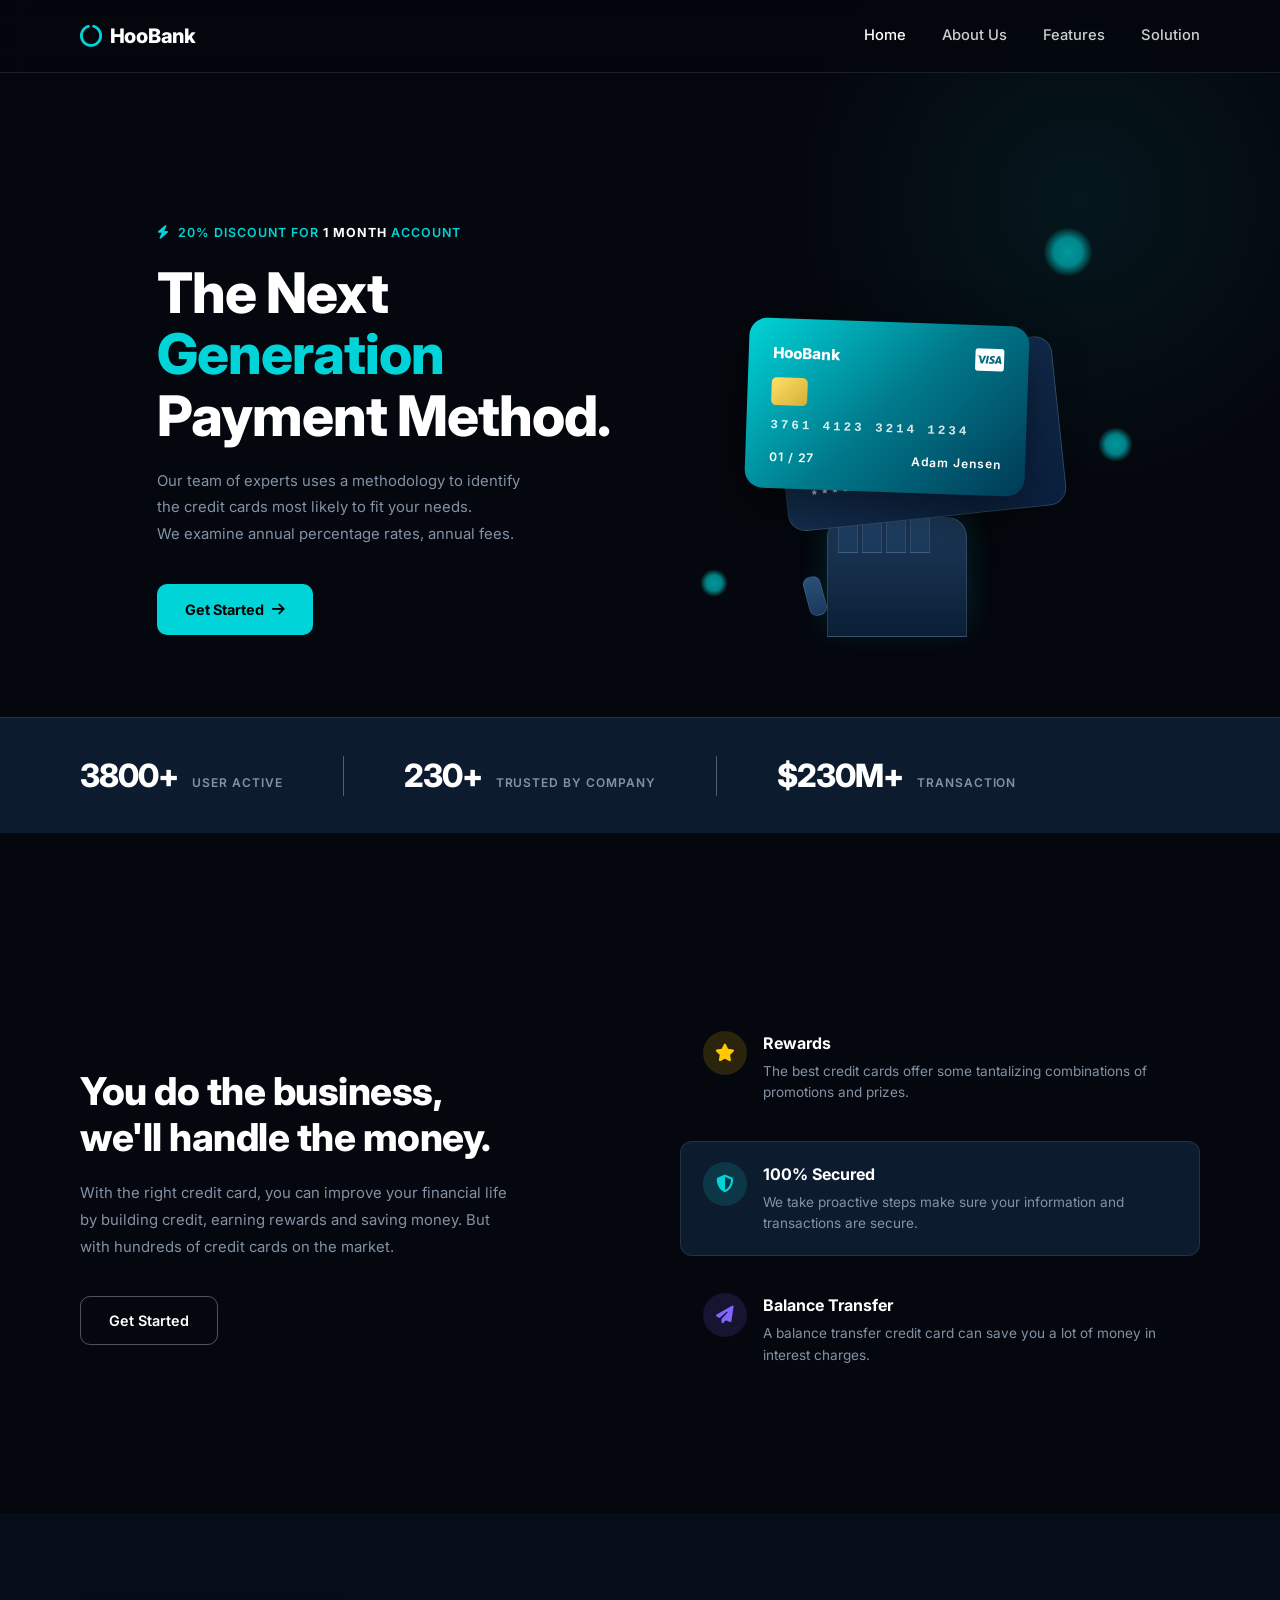
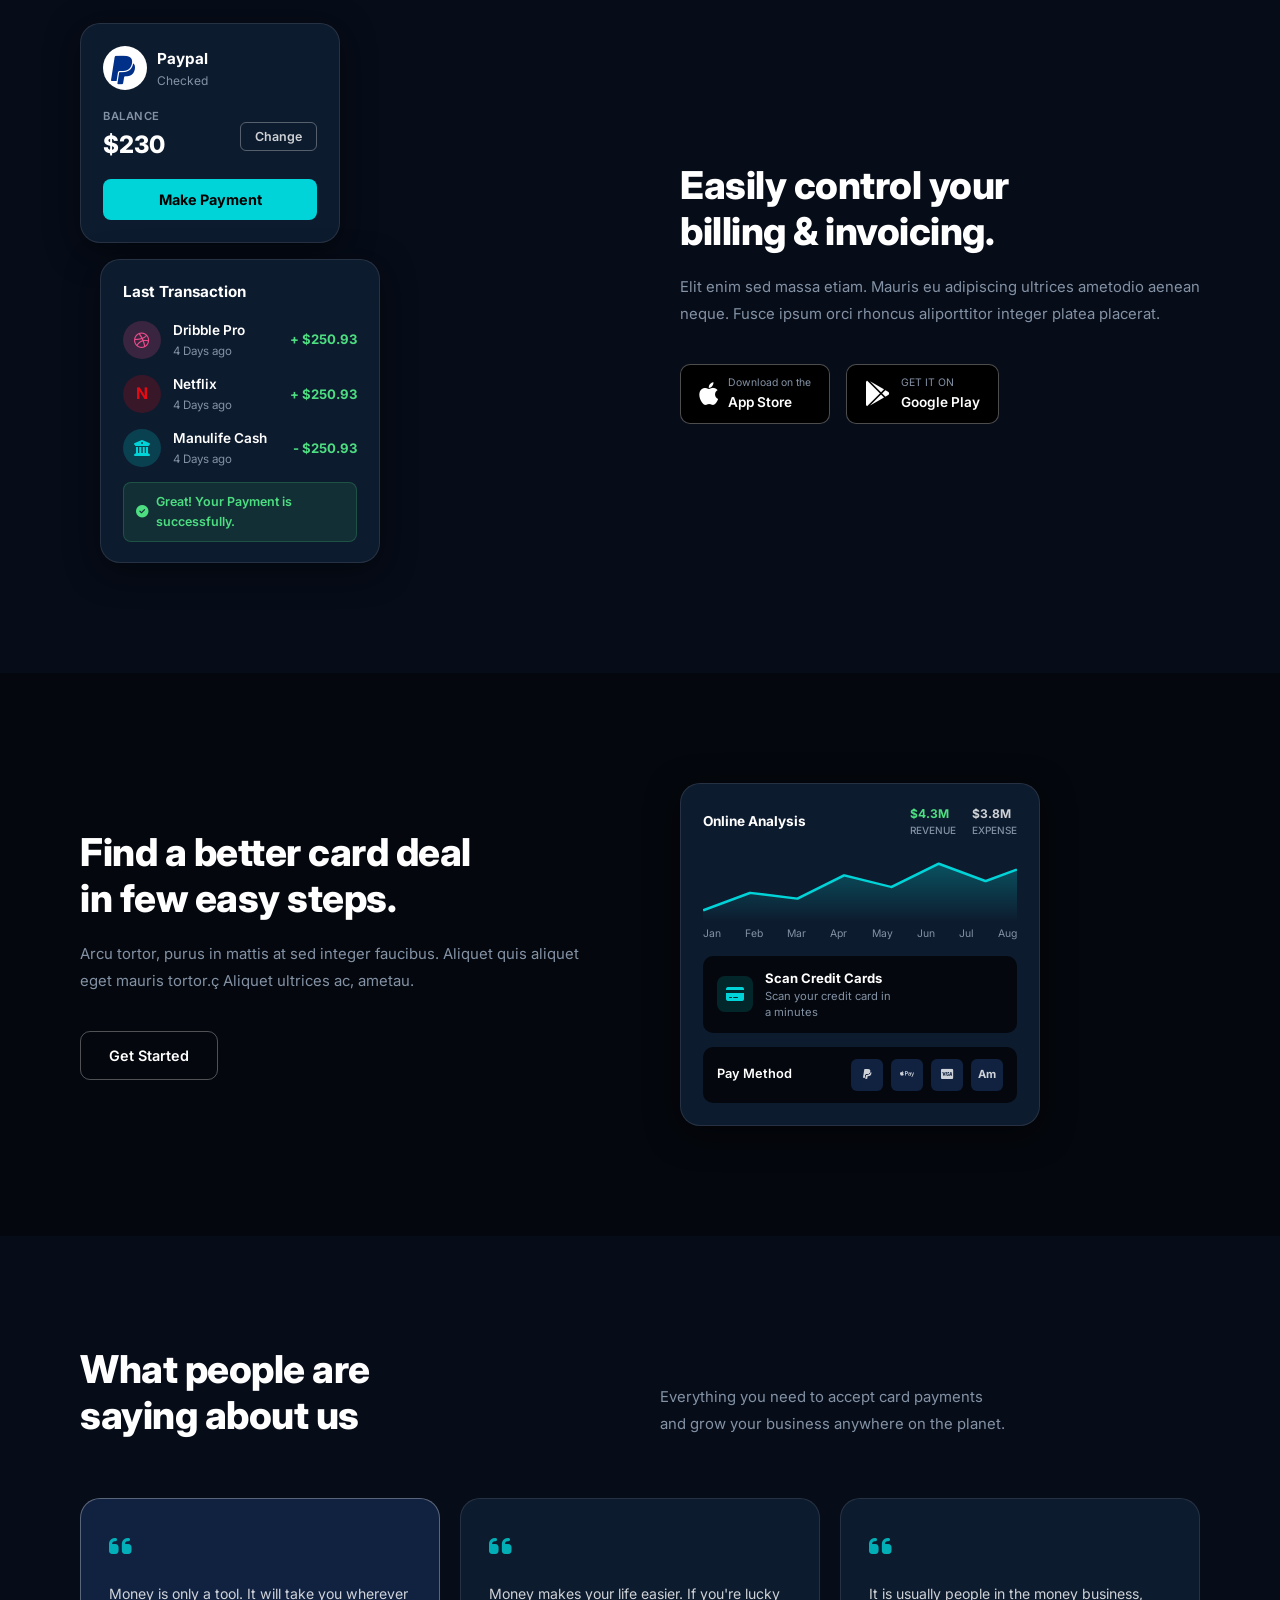
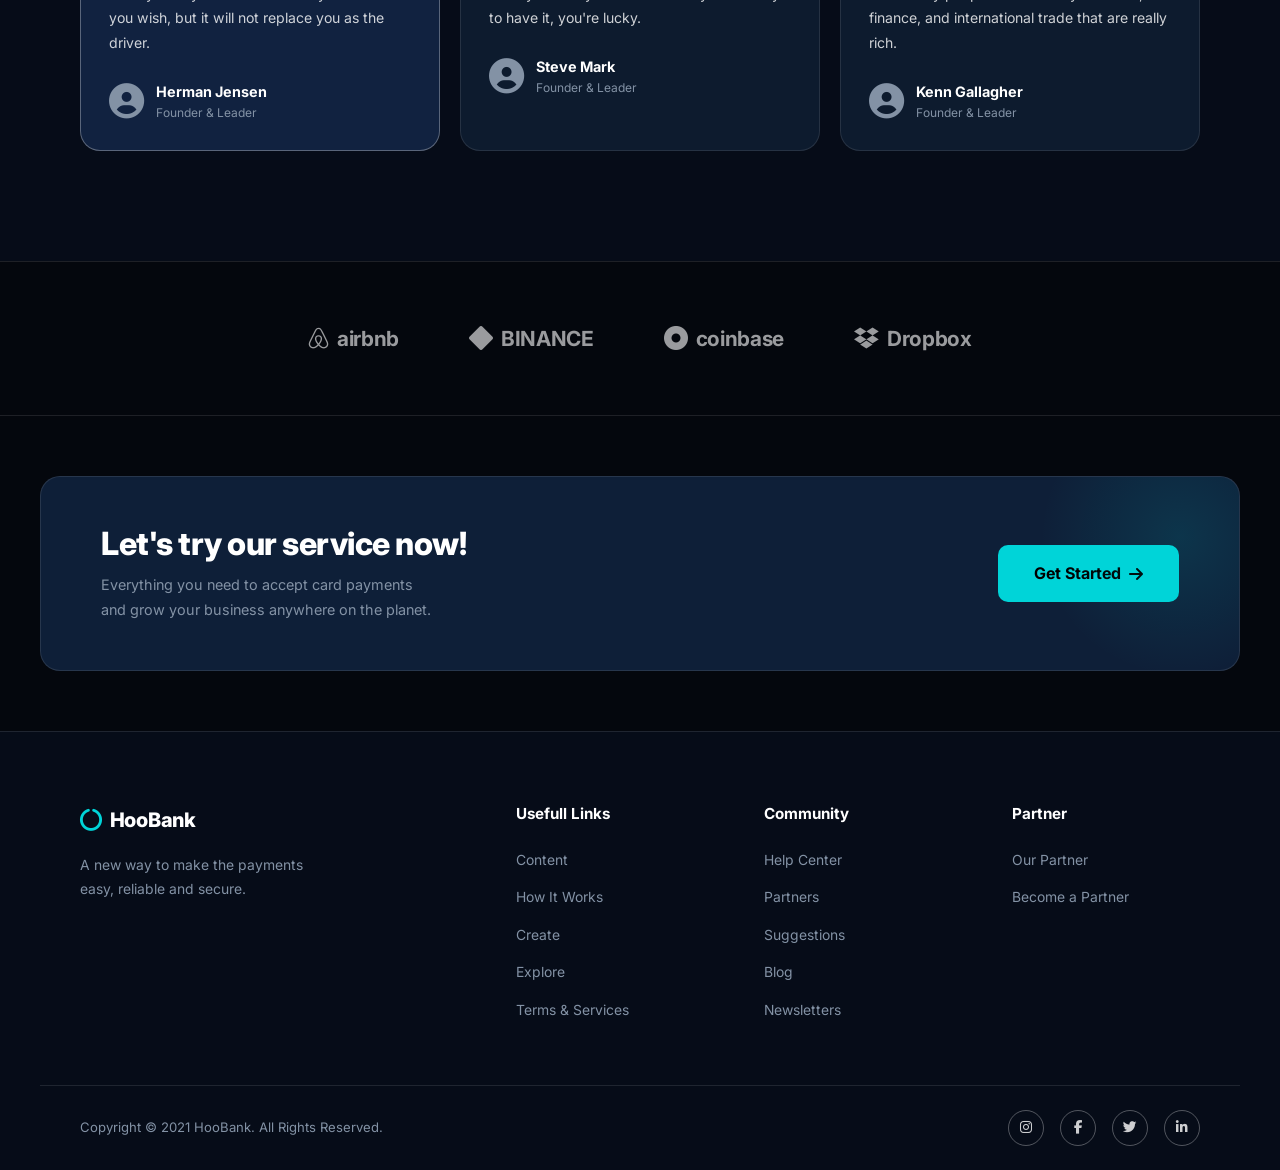
<file: index.html>
<!DOCTYPE html>
<html lang="en">
<head>
  <meta charset="UTF-8" />
  <meta name="viewport" content="width=device-width, initial-scale=1.0"/>
  <title>HooBank – The Next Generation Payment Method</title>
  <link rel="stylesheet" href="css/style.css" />
  <link rel="preconnect" href="https://fonts.googleapis.com"/>
  <link rel="preconnect" href="https://fonts.gstatic.com" crossorigin/>
  <link href="https://fonts.googleapis.com/css2?family=Inter:wght@300;400;500;600;700;800;900&display=swap" rel="stylesheet"/>
  <link rel="stylesheet" href="https://cdnjs.cloudflare.com/ajax/libs/font-awesome/6.5.0/css/all.min.css"/>
</head>
<body>

  <!-- ============================================================
       NAVBAR
  ============================================================ -->
  <header class="navbar">
    <div class="nav-container">
      <a href="#" class="nav-logo">
        <span class="logo-icon"><i class="fas fa-circle-notch"></i></span>
        <span class="logo-text">HooBank</span>
      </a>
      <nav class="nav-links">
        <a href="index.html" class="nav-link active">Home</a>
        <a href="about.html" class="nav-link">About Us</a>
        <a href="features.html" class="nav-link">Features</a>
        <a href="solution.html" class="nav-link">Solution</a>
      </nav>
    </div>
  </header>

  <!-- ============================================================
       HERO SECTION
  ============================================================ -->
  <section class="hero">
    <div class="hero-container">
      <div class="hero-left">
        <p class="hero-badge">
          <i class="fas fa-bolt"></i>
          <span>20% DISCOUNT FOR <strong>1 MONTH</strong> ACCOUNT</span>
        </p>
        <h1 class="hero-title">
          The Next<br/>
          <span class="accent">Generation</span><br/>
          Payment Method.
        </h1>
        <p class="hero-desc">
          Our team of experts uses a methodology to identify<br/>
          the credit cards most likely to fit your needs.<br/>
          We examine annual percentage rates, annual fees.
        </p>
        <a href="get-started.html" class="btn-primary">Get Started <i class="fas fa-arrow-right"></i></a>
      </div>
      <div class="hero-right">
        <!-- Decorative orbs -->
        <div class="orb orb-teal orb-top-right"></div>
        <div class="orb orb-teal orb-mid-right"></div>
        <div class="orb orb-teal orb-bottom-left"></div>
        <!-- Cards illustration -->
        <div class="card-stack">
          <div class="card-visual card-back">
            <div class="card-chip"></div>
            <div class="card-number">**** **** **** 1234</div>
          </div>
          <div class="card-visual card-front">
            <div class="card-top-row">
              <span class="card-brand">HooBank</span>
              <i class="fab fa-cc-visa card-visa"></i>
            </div>
            <div class="card-chip2"></div>
            <div class="card-number-front">3761 4123 3214 1234</div>
            <div class="card-bottom-row">
              <span>01 / 27</span>
              <span>Adam Jensen</span>
            </div>
          </div>
        </div>
        <!-- Robot hand graphic -->
        <div class="robot-hand">
          <div class="robot-palm">
            <div class="robot-finger f1"></div>
            <div class="robot-finger f2"></div>
            <div class="robot-finger f3"></div>
            <div class="robot-finger f4"></div>
            <div class="robot-thumb"></div>
          </div>
        </div>
      </div>
    </div>

    <!-- Stats bar -->
    <div class="stats-bar">
      <div class="stats-container">
        <div class="stat-item">
          <span class="stat-number">3800+</span>
          <span class="stat-label">USER ACTIVE</span>
        </div>
        <div class="stat-divider"></div>
        <div class="stat-item">
          <span class="stat-number">230+</span>
          <span class="stat-label">TRUSTED BY COMPANY</span>
        </div>
        <div class="stat-divider"></div>
        <div class="stat-item">
          <span class="stat-number">$230M+</span>
          <span class="stat-label">TRANSACTION</span>
        </div>
      </div>
    </div>
  </section>

  <!-- ============================================================
       FEATURES SECTION
  ============================================================ -->
  <section class="features">
    <div class="features-container">
      <div class="features-left">
        <h2 class="features-title">You do the business,<br/> we'll handle the money.</h2>
        <p class="features-desc">
          With the right credit card, you can improve your financial life<br/>
          by building credit, earning rewards and saving money. But<br/>
          with hundreds of credit cards on the market.
        </p>
        <a href="get-started.html" class="btn-outline">Get Started</a>
      </div>
      <div class="features-right">
        <div class="feature-card feature-card--star">
          <div class="feature-icon feature-icon--star">
            <i class="fas fa-star"></i>
          </div>
          <div class="feature-content">
            <h4>Rewards</h4>
            <p>The best credit cards offer some tantalizing combinations of promotions and prizes.</p>
          </div>
        </div>
        <div class="feature-card feature-card--shield">
          <div class="feature-icon feature-icon--shield">
            <i class="fas fa-shield-halved"></i>
          </div>
          <div class="feature-content">
            <h4>100% Secured</h4>
            <p>We take proactive steps make sure your information and transactions are secure.</p>
          </div>
        </div>
        <div class="feature-card feature-card--transfer">
          <div class="feature-icon feature-icon--transfer">
            <i class="fas fa-paper-plane"></i>
          </div>
          <div class="feature-content">
            <h4>Balance Transfer</h4>
            <p>A balance transfer credit card can save you a lot of money in interest charges.</p>
          </div>
        </div>
      </div>
    </div>
  </section>

  <!-- ============================================================
       BILLING SECTION
  ============================================================ -->
  <section class="billing">
    <div class="billing-container">
      <!-- Left: Transaction UI mockup -->
      <div class="billing-left">
        <div class="paypal-card">
          <div class="paypal-header">
            <div class="paypal-logo-wrap">
              <i class="fab fa-paypal paypal-icon"></i>
              <div>
                <div class="paypal-title">Paypal</div>
                <div class="paypal-subtitle">Checked</div>
              </div>
            </div>
          </div>
          <div class="paypal-balance-row">
            <div>
              <div class="balance-label">BALANCE</div>
              <div class="balance-amount">$230</div>
            </div>
            <button class="btn-change">Change</button>
          </div>
          <button class="btn-pay">Make Payment</button>
        </div>

        <div class="transaction-card">
          <div class="tx-title">Last Transaction</div>
          <div class="tx-item">
            <div class="tx-avatar tx-avatar--dribbble"><i class="fab fa-dribbble"></i></div>
            <div class="tx-info">
              <div class="tx-name">Dribble Pro</div>
              <div class="tx-date">4 Days ago</div>
            </div>
            <div class="tx-amount debit">+ $250.93</div>
          </div>
          <div class="tx-item">
            <div class="tx-avatar tx-avatar--netflix">N</div>
            <div class="tx-info">
              <div class="tx-name">Netflix</div>
              <div class="tx-date">4 Days ago</div>
            </div>
            <div class="tx-amount debit">+ $250.93</div>
          </div>
          <div class="tx-item">
            <div class="tx-avatar tx-avatar--manulife"><i class="fas fa-building-columns"></i></div>
            <div class="tx-info">
              <div class="tx-name">Manulife Cash</div>
              <div class="tx-date">4 Days ago</div>
            </div>
            <div class="tx-amount debit">- $250.93</div>
          </div>
          <div class="tx-success">
            <i class="fas fa-circle-check"></i>
            <span>Great! Your Payment is successfully.</span>
          </div>
        </div>
      </div>

      <!-- Right: Text -->
      <div class="billing-right">
        <h2 class="billing-title">Easily control your<br/>billing &amp; invoicing.</h2>
        <p class="billing-desc">
          Elit enim sed massa etiam. Mauris eu adipiscing ultrices ametodio aenean neque. Fusce ipsum orci rhoncus aliporttitor integer platea placerat.
        </p>
        <div class="store-badges">
          <a href="app-store.html" class="store-badge">
            <i class="fab fa-apple"></i>
            <div>
              <small>Download on the</small>
              <div>App Store</div>
            </div>
          </a>
          <a href="google-play.html" class="store-badge">
            <i class="fab fa-google-play"></i>
            <div>
              <small>GET IT ON</small>
              <div>Google Play</div>
            </div>
          </a>
        </div>
      </div>
    </div>
  </section>

  <!-- ============================================================
       CARD DEAL SECTION
  ============================================================ -->
  <section class="deal">
    <div class="deal-container">
      <div class="deal-left">
        <h2 class="deal-title">Find a better card deal<br/>in few easy steps.</h2>
        <p class="deal-desc">
          Arcu tortor, purus in mattis at sed integer faucibus. Aliquet quis aliquet eget mauris tortor.ç Aliquet ultrices ac, ametau.
        </p>
        <a href="#" class="btn-outline">Get Started</a>
      </div>
      <div class="deal-right">
        <!-- Online Analysis Card -->
        <div class="analysis-widget">
          <div class="analysis-header">
            <span>Online Analysis</span>
            <div class="analysis-stats">
              <span class="stat-green">$4.3M<br/><small>REVENUE</small></span>
              <span class="stat-white">$3.8M<br/><small>EXPENSE</small></span>
            </div>
          </div>
          <!-- Mini chart -->
          <div class="mini-chart">
            <svg viewBox="0 0 200 60" xmlns="http://www.w3.org/2000/svg" preserveAspectRatio="none">
              <defs>
                <linearGradient id="lineGrad" x1="0" y1="0" x2="0" y2="1">
                  <stop offset="0%" stop-color="#00d4d8" stop-opacity="0.3"/>
                  <stop offset="100%" stop-color="#00d4d8" stop-opacity="0"/>
                </linearGradient>
              </defs>
              <polyline points="0,50 30,35 60,40 90,20 120,30 150,10 180,25 200,15"
                fill="none" stroke="#00d4d8" stroke-width="2" stroke-linejoin="round"/>
              <polygon points="0,50 30,35 60,40 90,20 120,30 150,10 180,25 200,15 200,60 0,60"
                fill="url(#lineGrad)"/>
            </svg>
            <div class="chart-labels">
              <span>Jan</span><span>Feb</span><span>Mar</span><span>Apr</span>
              <span>May</span><span>Jun</span><span>Jul</span><span>Aug</span>
            </div>
          </div>

          <!-- Scan card + Pay method row -->
          <div class="scan-row">
            <div class="scan-card">
              <div class="scan-icon"><i class="fas fa-credit-card"></i></div>
              <div>
                <div class="scan-label">Scan Credit Cards</div>
                <div class="scan-sub">Scan your credit card in<br/>a minutes</div>
              </div>
            </div>
          </div>
          <div class="pay-method">
            <span class="pay-label">Pay Method</span>
            <div class="pay-icons">
              <span class="pay-icon"><i class="fab fa-paypal"></i></span>
              <span class="pay-icon"><i class="fab fa-apple-pay"></i></span>
              <span class="pay-icon"><i class="fab fa-cc-visa"></i></span>
              <span class="pay-icon">Am</span>
            </div>
          </div>
        </div>
      </div>
    </div>
  </section>

  <!-- ============================================================
       TESTIMONIALS SECTION
  ============================================================ -->
  <section class="testimonials">
    <div class="testimonials-container">
      <div class="testimonials-top">
        <h2 class="testimonials-title">What people are<br/>saying about us</h2>
        <p class="testimonials-sub">Everything you need to accept card payments<br/>and grow your business anywhere on the planet.</p>
      </div>
      <div class="testimonials-grid">
        <div class="testimonial-card testimonial-card--active">
          <div class="quote-mark"><i class="fas fa-quote-left"></i></div>
          <p>Money is only a tool. It will take you wherever you wish, but it will not replace you as the driver.</p>
          <div class="testimonial-author">
            <div class="author-avatar"><i class="fas fa-user-circle"></i></div>
            <div>
              <div class="author-name">Herman Jensen</div>
              <div class="author-role">Founder &amp; Leader</div>
            </div>
          </div>
        </div>
        <div class="testimonial-card">
          <div class="quote-mark"><i class="fas fa-quote-left"></i></div>
          <p>Money makes your life easier. If you're lucky to have it, you're lucky.</p>
          <div class="testimonial-author">
            <div class="author-avatar"><i class="fas fa-user-circle"></i></div>
            <div>
              <div class="author-name">Steve Mark</div>
              <div class="author-role">Founder &amp; Leader</div>
            </div>
          </div>
        </div>
        <div class="testimonial-card">
          <div class="quote-mark"><i class="fas fa-quote-left"></i></div>
          <p>It is usually people in the money business, finance, and international trade that are really rich.</p>
          <div class="testimonial-author">
            <div class="author-avatar"><i class="fas fa-user-circle"></i></div>
            <div>
              <div class="author-name">Kenn Gallagher</div>
              <div class="author-role">Founder &amp; Leader</div>
            </div>
          </div>
        </div>
      </div>
    </div>
  </section>

  <!-- ============================================================
       PARTNERS SECTION
  ============================================================ -->
  <section class="partners">
    <div class="partners-container">
      <div class="partner-logo">
        <i class="fab fa-airbnb"></i> airbnb
      </div>
      <div class="partner-logo">
        <i class="fas fa-diamond"></i> BINANCE
      </div>
      <div class="partner-logo">
        <i class="fas fa-circle-dot"></i> coinbase
      </div>
      <div class="partner-logo">
        <i class="fab fa-dropbox"></i> Dropbox
      </div>
    </div>
  </section>

  <!-- ============================================================
       CTA SECTION
  ============================================================ -->
  <section class="cta">
    <div class="cta-container">
      <div class="cta-left">
        <h2 class="cta-title">Let's try our service now!</h2>
        <p class="cta-desc">Everything you need to accept card payments<br/>and grow your business anywhere on the planet.</p>
      </div>
      <a href="get-started.html" class="btn-primary btn-primary--lg">Get Started <i class="fas fa-arrow-right"></i></a>
    </div>
  </section>

  <!-- ============================================================
       FOOTER
  ============================================================ -->
  <footer class="footer">
    <div class="footer-container">
      <div class="footer-brand">
        <a href="#" class="nav-logo footer-logo">
          <span class="logo-icon"><i class="fas fa-circle-notch"></i></span>
          <span class="logo-text">HooBank</span>
        </a>
        <p class="footer-tagline">A new way to make the payments easy, reliable and secure.</p>
      </div>

      <div class="footer-col">
        <h5>Usefull Links</h5>
        <ul>
          <li><a href="#">Content</a></li>
          <li><a href="#">How It Works</a></li>
          <li><a href="#">Create</a></li>
          <li><a href="#">Explore</a></li>
          <li><a href="#">Terms &amp; Services</a></li>
        </ul>
      </div>

      <div class="footer-col">
        <h5>Community</h5>
        <ul>
          <li><a href="#">Help Center</a></li>
          <li><a href="#">Partners</a></li>
          <li><a href="#">Suggestions</a></li>
          <li><a href="#">Blog</a></li>
          <li><a href="#">Newsletters</a></li>
        </ul>
      </div>

      <div class="footer-col">
        <h5>Partner</h5>
        <ul>
          <li><a href="#">Our Partner</a></li>
          <li><a href="#">Become a Partner</a></li>
        </ul>
      </div>
    </div>

    <div class="footer-bottom">
      <p>Copyright &copy; 2021 HooBank. All Rights Reserved.</p>
      <div class="footer-socials">
        <a href="#"><i class="fab fa-instagram"></i></a>
        <a href="#"><i class="fab fa-facebook-f"></i></a>
        <a href="#"><i class="fab fa-twitter"></i></a>
        <a href="#"><i class="fab fa-linkedin-in"></i></a>
      </div>
    </div>
  </footer>

</body>
</html>
</file>
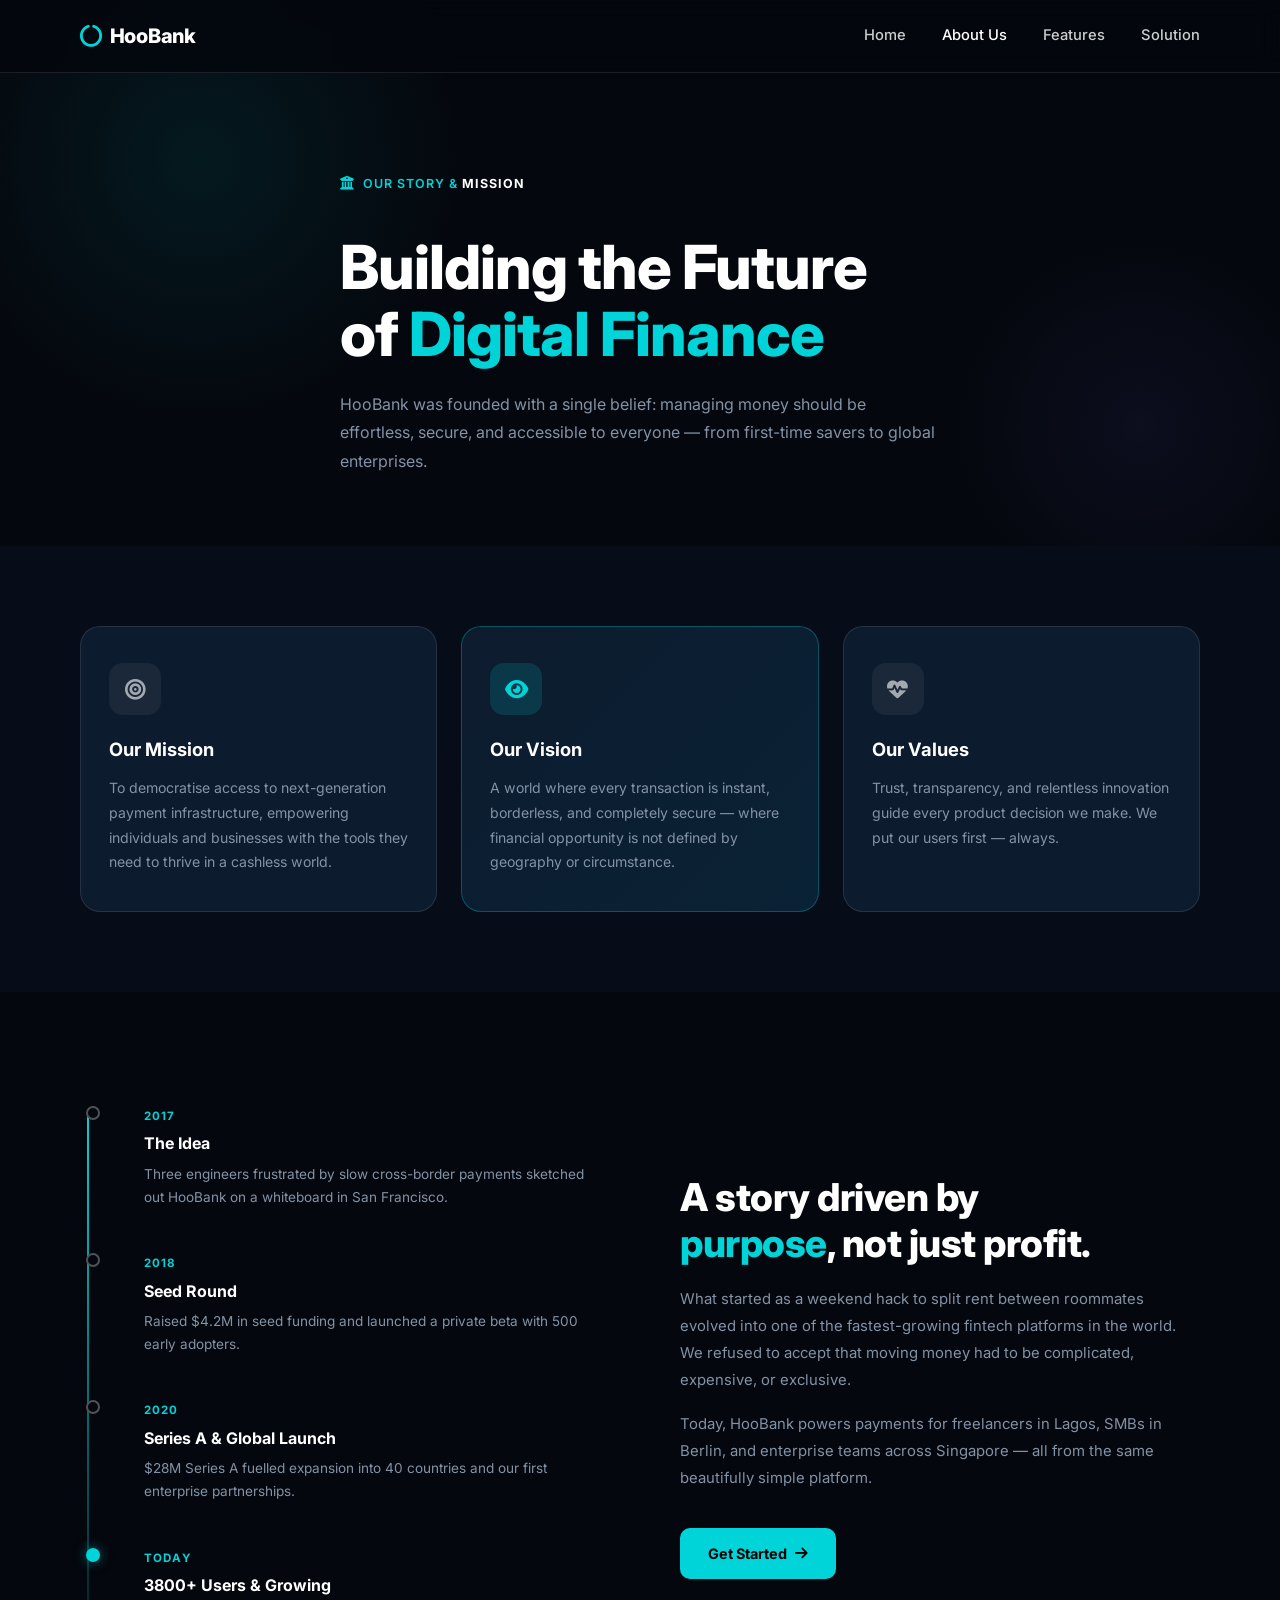
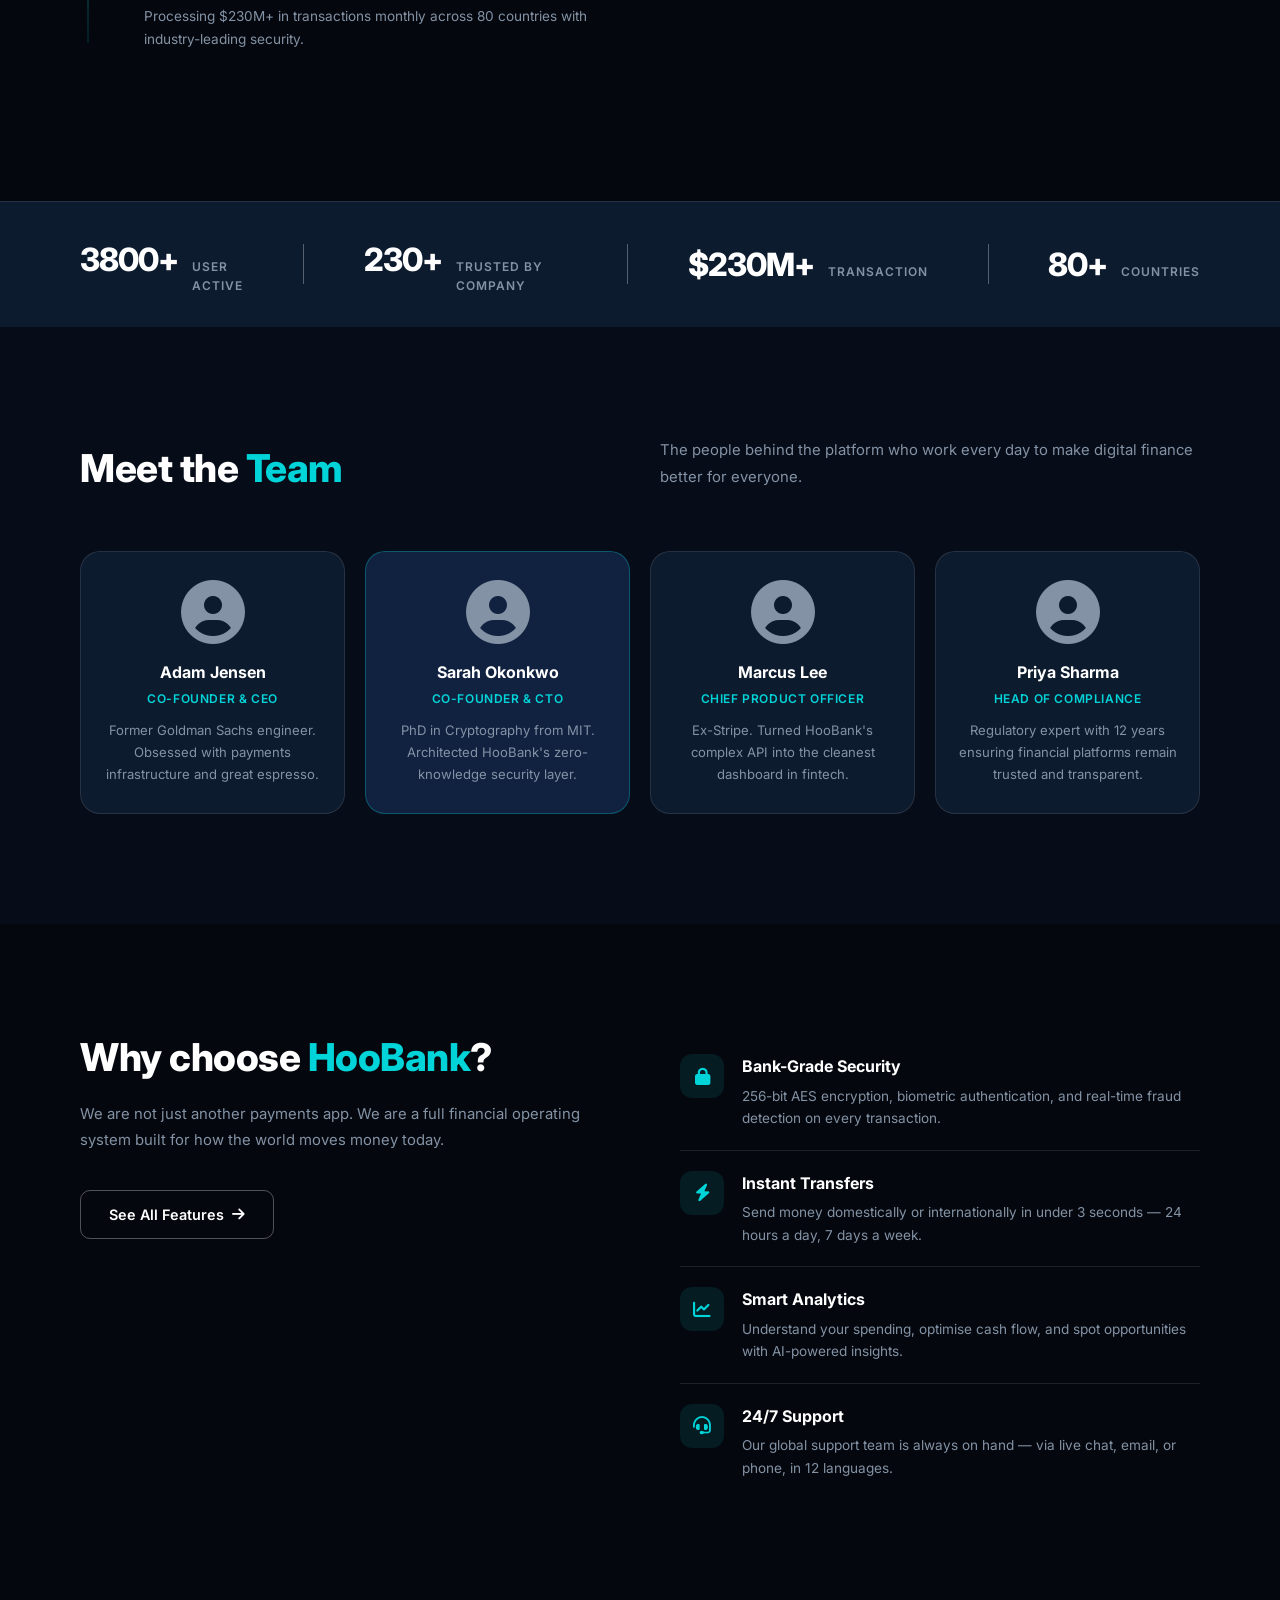
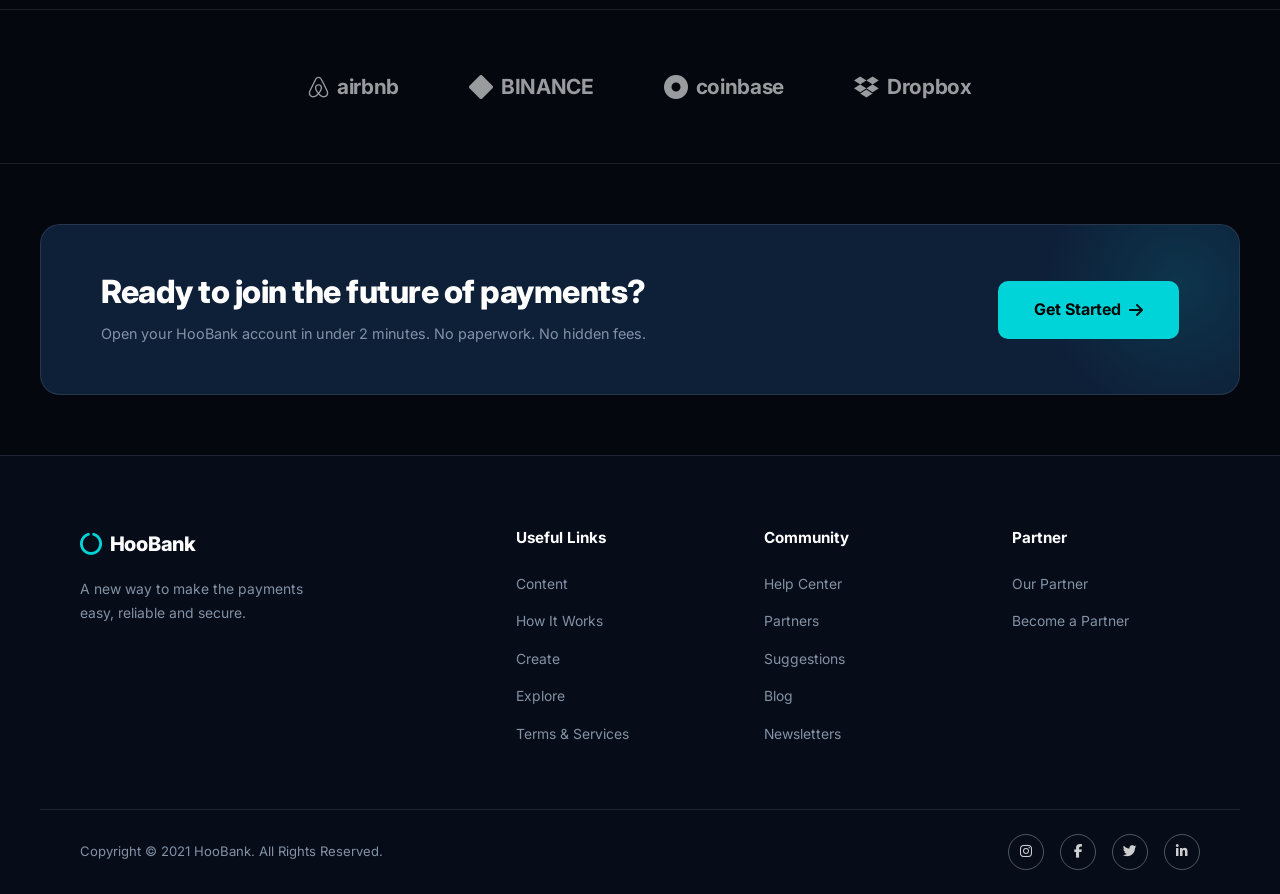
<file: about.html>
<!DOCTYPE html>
<html lang="en">
<head>
  <meta charset="UTF-8" />
  <meta name="viewport" content="width=device-width, initial-scale=1.0"/>
  <title>HooBank – About Us</title>
  <link rel="stylesheet" href="css/style.css" />
  <link rel="stylesheet" href="css/about.css" />
  <link rel="preconnect" href="https://fonts.googleapis.com"/>
  <link rel="preconnect" href="https://fonts.gstatic.com" crossorigin/>
  <link href="https://fonts.googleapis.com/css2?family=Inter:wght@300;400;500;600;700;800;900&display=swap" rel="stylesheet"/>
  <link rel="stylesheet" href="https://cdnjs.cloudflare.com/ajax/libs/font-awesome/6.5.0/css/all.min.css"/>
</head>
<body>

  <!-- ============================================================
       NAVBAR
  ============================================================ -->
  <header class="navbar">
    <div class="nav-container">
      <a href="index.html" class="nav-logo">
        <span class="logo-icon"><i class="fas fa-circle-notch"></i></span>
        <span class="logo-text">HooBank</span>
      </a>
      <nav class="nav-links">
        <a href="index.html" class="nav-link">Home</a>
        <a href="about.html" class="nav-link active">About Us</a>
        <a href="features.html" class="nav-link">Features</a>
        <a href="solution.html" class="nav-link">Solution</a>
      </nav>
    </div>
  </header>

  <!-- ============================================================
       ABOUT HERO
  ============================================================ -->
  <section class="about-hero">
    <div class="about-hero-glow"></div>
    <div class="about-hero-container">
      <p class="hero-badge">
        <i class="fas fa-building-columns"></i>
        <span>OUR STORY &amp; <strong>MISSION</strong></span>
      </p>
      <h1 class="about-hero-title">
        Building the Future<br/>of <span class="accent">Digital Finance</span>
      </h1>
      <p class="about-hero-desc">
        HooBank was founded with a single belief: managing money should be effortless, secure, and accessible to everyone — from first-time savers to global enterprises.
      </p>
    </div>
  </section>

  <!-- ============================================================
       MISSION & VISION
  ============================================================ -->
  <section class="mv-section">
    <div class="mv-container">
      <div class="mv-card">
        <div class="mv-icon">
          <i class="fas fa-bullseye"></i>
        </div>
        <h3>Our Mission</h3>
        <p>To democratise access to next-generation payment infrastructure, empowering individuals and businesses with the tools they need to thrive in a cashless world.</p>
      </div>
      <div class="mv-card mv-card--accent">
        <div class="mv-icon mv-icon--accent">
          <i class="fas fa-eye"></i>
        </div>
        <h3>Our Vision</h3>
        <p>A world where every transaction is instant, borderless, and completely secure — where financial opportunity is not defined by geography or circumstance.</p>
      </div>
      <div class="mv-card">
        <div class="mv-icon">
          <i class="fas fa-heart-pulse"></i>
        </div>
        <h3>Our Values</h3>
        <p>Trust, transparency, and relentless innovation guide every product decision we make. We put our users first — always.</p>
      </div>
    </div>
  </section>

  <!-- ============================================================
       STORY SECTION
  ============================================================ -->
  <section class="story-section">
    <div class="story-container">
      <!-- Left: visual timeline -->
      <div class="story-timeline">
        <div class="timeline-line"></div>

        <div class="timeline-item">
          <div class="timeline-dot"></div>
          <div class="timeline-content">
            <span class="timeline-year">2017</span>
            <h4>The Idea</h4>
            <p>Three engineers frustrated by slow cross-border payments sketched out HooBank on a whiteboard in San Francisco.</p>
          </div>
        </div>

        <div class="timeline-item">
          <div class="timeline-dot"></div>
          <div class="timeline-content">
            <span class="timeline-year">2018</span>
            <h4>Seed Round</h4>
            <p>Raised $4.2M in seed funding and launched a private beta with 500 early adopters.</p>
          </div>
        </div>

        <div class="timeline-item">
          <div class="timeline-dot"></div>
          <div class="timeline-content">
            <span class="timeline-year">2020</span>
            <h4>Series A &amp; Global Launch</h4>
            <p>$28M Series A fuelled expansion into 40 countries and our first enterprise partnerships.</p>
          </div>
        </div>

        <div class="timeline-item">
          <div class="timeline-dot timeline-dot--active"></div>
          <div class="timeline-content">
            <span class="timeline-year">Today</span>
            <h4>3800+ Users &amp; Growing</h4>
            <p>Processing $230M+ in transactions monthly across 80 countries with industry-leading security.</p>
          </div>
        </div>
      </div>

      <!-- Right: text -->
      <div class="story-text">
        <h2 class="story-title">A story driven by<br/><span class="accent">purpose</span>, not just profit.</h2>
        <p class="story-desc">
          What started as a weekend hack to split rent between roommates evolved into one of the fastest-growing fintech platforms in the world. We refused to accept that moving money had to be complicated, expensive, or exclusive.
        </p>
        <p class="story-desc">
          Today, HooBank powers payments for freelancers in Lagos, SMBs in Berlin, and enterprise teams across Singapore — all from the same beautifully simple platform.
        </p>
        <a href="get-started.html" class="btn-primary">Get Started <i class="fas fa-arrow-right"></i></a>
      </div>
    </div>
  </section>

  <!-- ============================================================
       STATS STRIP
  ============================================================ -->
  <div class="stats-bar">
    <div class="stats-container">
      <div class="stat-item">
        <span class="stat-number">3800+</span>
        <span class="stat-label">USER ACTIVE</span>
      </div>
      <div class="stat-divider"></div>
      <div class="stat-item">
        <span class="stat-number">230+</span>
        <span class="stat-label">TRUSTED BY COMPANY</span>
      </div>
      <div class="stat-divider"></div>
      <div class="stat-item">
        <span class="stat-number">$230M+</span>
        <span class="stat-label">TRANSACTION</span>
      </div>
      <div class="stat-divider"></div>
      <div class="stat-item">
        <span class="stat-number">80+</span>
        <span class="stat-label">COUNTRIES</span>
      </div>
    </div>
  </div>

  <!-- ============================================================
       TEAM SECTION
  ============================================================ -->
  <section class="team-section">
    <div class="team-container">
      <div class="section-header">
        <h2 class="section-title">Meet the <span class="accent">Team</span></h2>
        <p class="section-sub">The people behind the platform who work every day to make digital finance better for everyone.</p>
      </div>
      <div class="team-grid">

        <div class="team-card">
          <div class="team-avatar">
            <i class="fas fa-user-circle"></i>
            <div class="team-socials">
              <a href="#"><i class="fab fa-linkedin-in"></i></a>
              <a href="#"><i class="fab fa-twitter"></i></a>
            </div>
          </div>
          <h4 class="team-name">Adam Jensen</h4>
          <span class="team-role">Co-Founder &amp; CEO</span>
          <p class="team-bio">Former Goldman Sachs engineer. Obsessed with payments infrastructure and great espresso.</p>
        </div>

        <div class="team-card team-card--featured">
          <div class="team-avatar">
            <i class="fas fa-user-circle"></i>
            <div class="team-socials">
              <a href="#"><i class="fab fa-linkedin-in"></i></a>
              <a href="#"><i class="fab fa-twitter"></i></a>
            </div>
          </div>
          <h4 class="team-name">Sarah Okonkwo</h4>
          <span class="team-role">Co-Founder &amp; CTO</span>
          <p class="team-bio">PhD in Cryptography from MIT. Architected HooBank's zero-knowledge security layer.</p>
        </div>

        <div class="team-card">
          <div class="team-avatar">
            <i class="fas fa-user-circle"></i>
            <div class="team-socials">
              <a href="#"><i class="fab fa-linkedin-in"></i></a>
              <a href="#"><i class="fab fa-twitter"></i></a>
            </div>
          </div>
          <h4 class="team-name">Marcus Lee</h4>
          <span class="team-role">Chief Product Officer</span>
          <p class="team-bio">Ex-Stripe. Turned HooBank's complex API into the cleanest dashboard in fintech.</p>
        </div>

        <div class="team-card">
          <div class="team-avatar">
            <i class="fas fa-user-circle"></i>
            <div class="team-socials">
              <a href="#"><i class="fab fa-linkedin-in"></i></a>
              <a href="#"><i class="fab fa-twitter"></i></a>
            </div>
          </div>
          <h4 class="team-name">Priya Sharma</h4>
          <span class="team-role">Head of Compliance</span>
          <p class="team-bio">Regulatory expert with 12 years ensuring financial platforms remain trusted and transparent.</p>
        </div>

      </div>
    </div>
  </section>

  <!-- ============================================================
       CORE VALUES / WHY US
  ============================================================ -->
  <section class="why-section">
    <div class="why-container">
      <div class="why-text">
        <h2 class="why-title">Why choose <span class="accent">HooBank</span>?</h2>
        <p class="why-desc">We are not just another payments app. We are a full financial operating system built for how the world moves money today.</p>
        <a href="features.html" class="btn-outline">See All Features <i class="fas fa-arrow-right"></i></a>
      </div>
      <div class="why-list">
        <div class="why-item">
          <div class="why-icon">
            <i class="fas fa-lock"></i>
          </div>
          <div class="why-content">
            <h4>Bank-Grade Security</h4>
            <p>256-bit AES encryption, biometric authentication, and real-time fraud detection on every transaction.</p>
          </div>
        </div>
        <div class="why-item">
          <div class="why-icon">
            <i class="fas fa-bolt"></i>
          </div>
          <div class="why-content">
            <h4>Instant Transfers</h4>
            <p>Send money domestically or internationally in under 3 seconds — 24 hours a day, 7 days a week.</p>
          </div>
        </div>
        <div class="why-item">
          <div class="why-icon">
            <i class="fas fa-chart-line"></i>
          </div>
          <div class="why-content">
            <h4>Smart Analytics</h4>
            <p>Understand your spending, optimise cash flow, and spot opportunities with AI-powered insights.</p>
          </div>
        </div>
        <div class="why-item">
          <div class="why-icon">
            <i class="fas fa-headset"></i>
          </div>
          <div class="why-content">
            <h4>24/7 Support</h4>
            <p>Our global support team is always on hand — via live chat, email, or phone, in 12 languages.</p>
          </div>
        </div>
      </div>
    </div>
  </section>

  <!-- ============================================================
       PARTNERS SECTION
  ============================================================ -->
  <section class="partners">
    <div class="partners-container">
      <div class="partner-logo"><i class="fab fa-airbnb"></i> airbnb</div>
      <div class="partner-logo"><i class="fas fa-diamond"></i> BINANCE</div>
      <div class="partner-logo"><i class="fas fa-circle-dot"></i> coinbase</div>
      <div class="partner-logo"><i class="fab fa-dropbox"></i> Dropbox</div>
    </div>
  </section>

  <!-- ============================================================
       CTA SECTION
  ============================================================ -->
  <section class="cta">
    <div class="cta-container">
      <div class="cta-left">
        <h2 class="cta-title">Ready to join the future of payments?</h2>
        <p class="cta-desc">Open your HooBank account in under 2 minutes. No paperwork. No hidden fees.</p>
      </div>
      <a href="get-started.html" class="btn-primary btn-primary--lg">Get Started <i class="fas fa-arrow-right"></i></a>
    </div>
  </section>

  <!-- ============================================================
       FOOTER
  ============================================================ -->
  <footer class="footer">
    <div class="footer-container">
      <div class="footer-brand">
        <a href="index.html" class="nav-logo footer-logo">
          <span class="logo-icon"><i class="fas fa-circle-notch"></i></span>
          <span class="logo-text">HooBank</span>
        </a>
        <p class="footer-tagline">A new way to make the payments easy, reliable and secure.</p>
      </div>
      <div class="footer-col">
        <h5>Useful Links</h5>
        <ul>
          <li><a href="#">Content</a></li>
          <li><a href="#">How It Works</a></li>
          <li><a href="#">Create</a></li>
          <li><a href="#">Explore</a></li>
          <li><a href="#">Terms &amp; Services</a></li>
        </ul>
      </div>
      <div class="footer-col">
        <h5>Community</h5>
        <ul>
          <li><a href="#">Help Center</a></li>
          <li><a href="#">Partners</a></li>
          <li><a href="#">Suggestions</a></li>
          <li><a href="#">Blog</a></li>
          <li><a href="#">Newsletters</a></li>
        </ul>
      </div>
      <div class="footer-col">
        <h5>Partner</h5>
        <ul>
          <li><a href="#">Our Partner</a></li>
          <li><a href="#">Become a Partner</a></li>
        </ul>
      </div>
    </div>
    <div class="footer-bottom">
      <p>Copyright &copy; 2021 HooBank. All Rights Reserved.</p>
      <div class="footer-socials">
        <a href="#"><i class="fab fa-instagram"></i></a>
        <a href="#"><i class="fab fa-facebook-f"></i></a>
        <a href="#"><i class="fab fa-twitter"></i></a>
        <a href="#"><i class="fab fa-linkedin-in"></i></a>
      </div>
    </div>
  </footer>

</body>
</html>
</file>
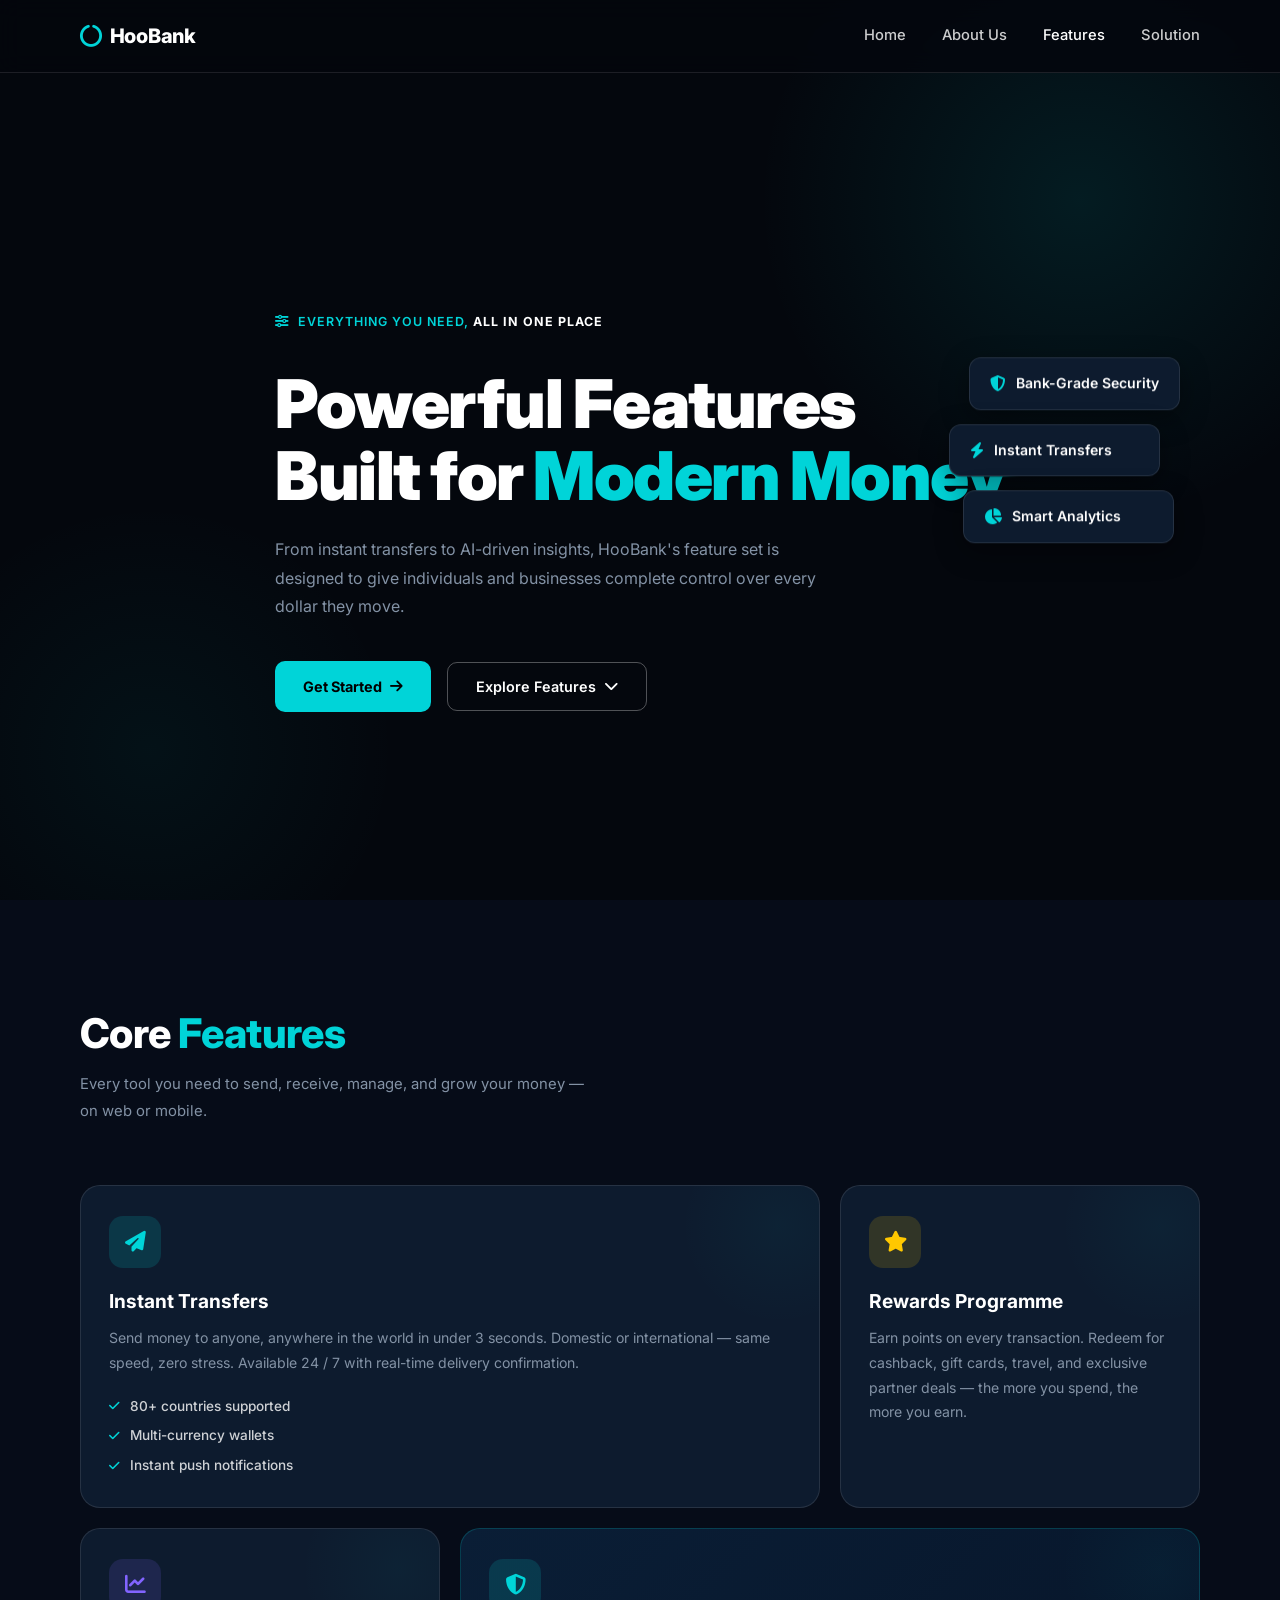
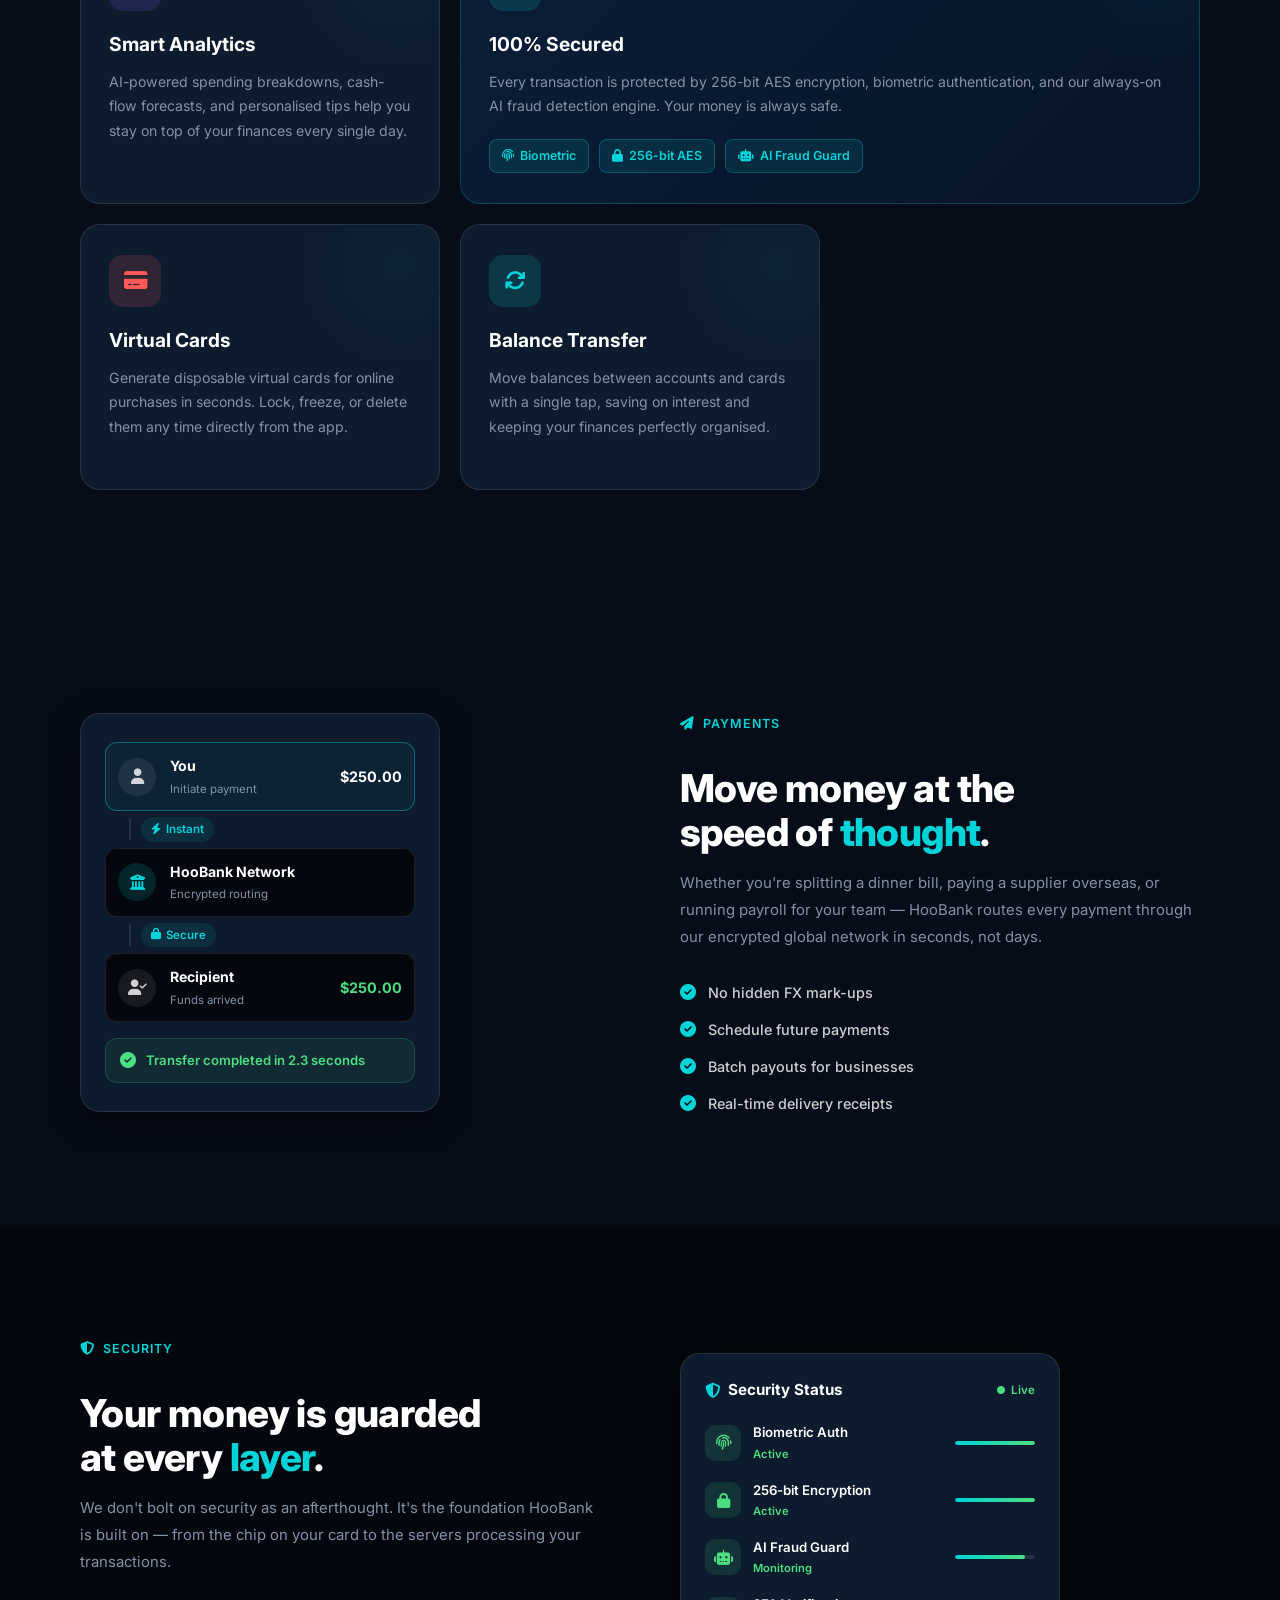
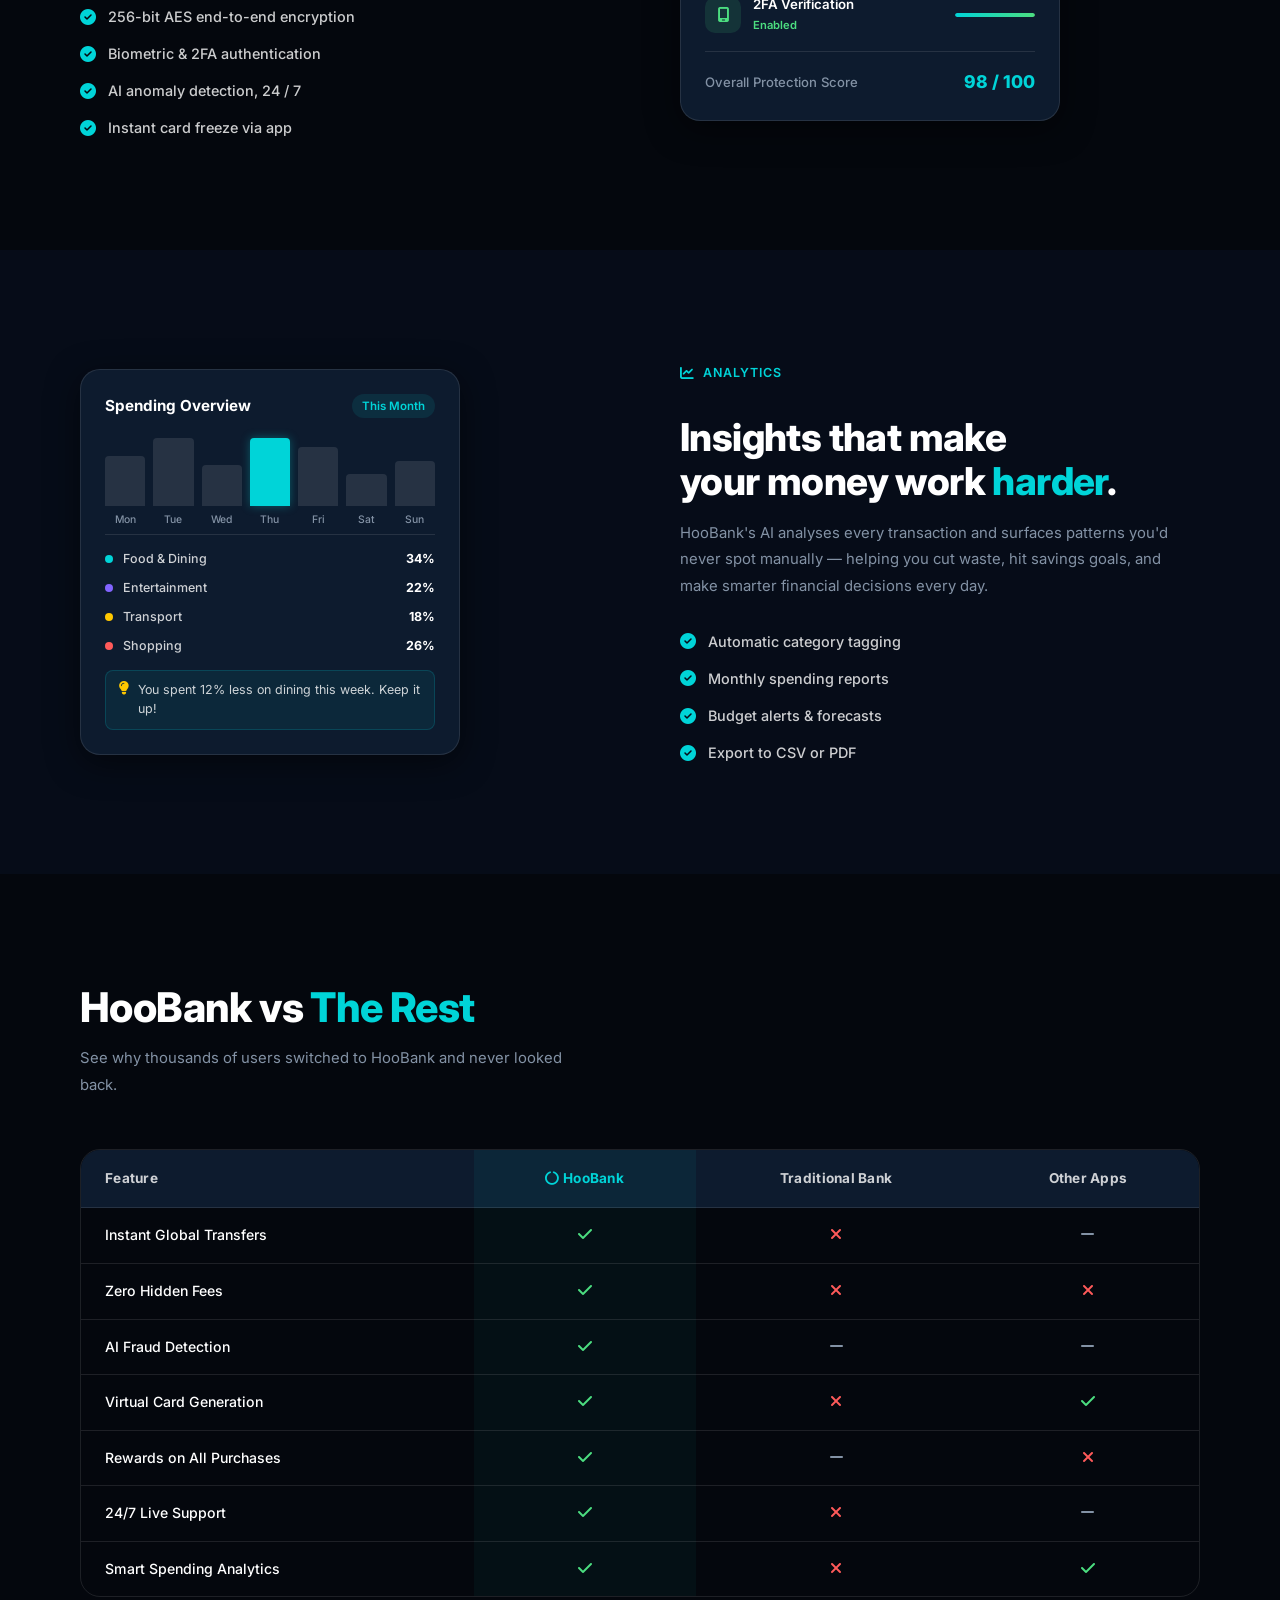
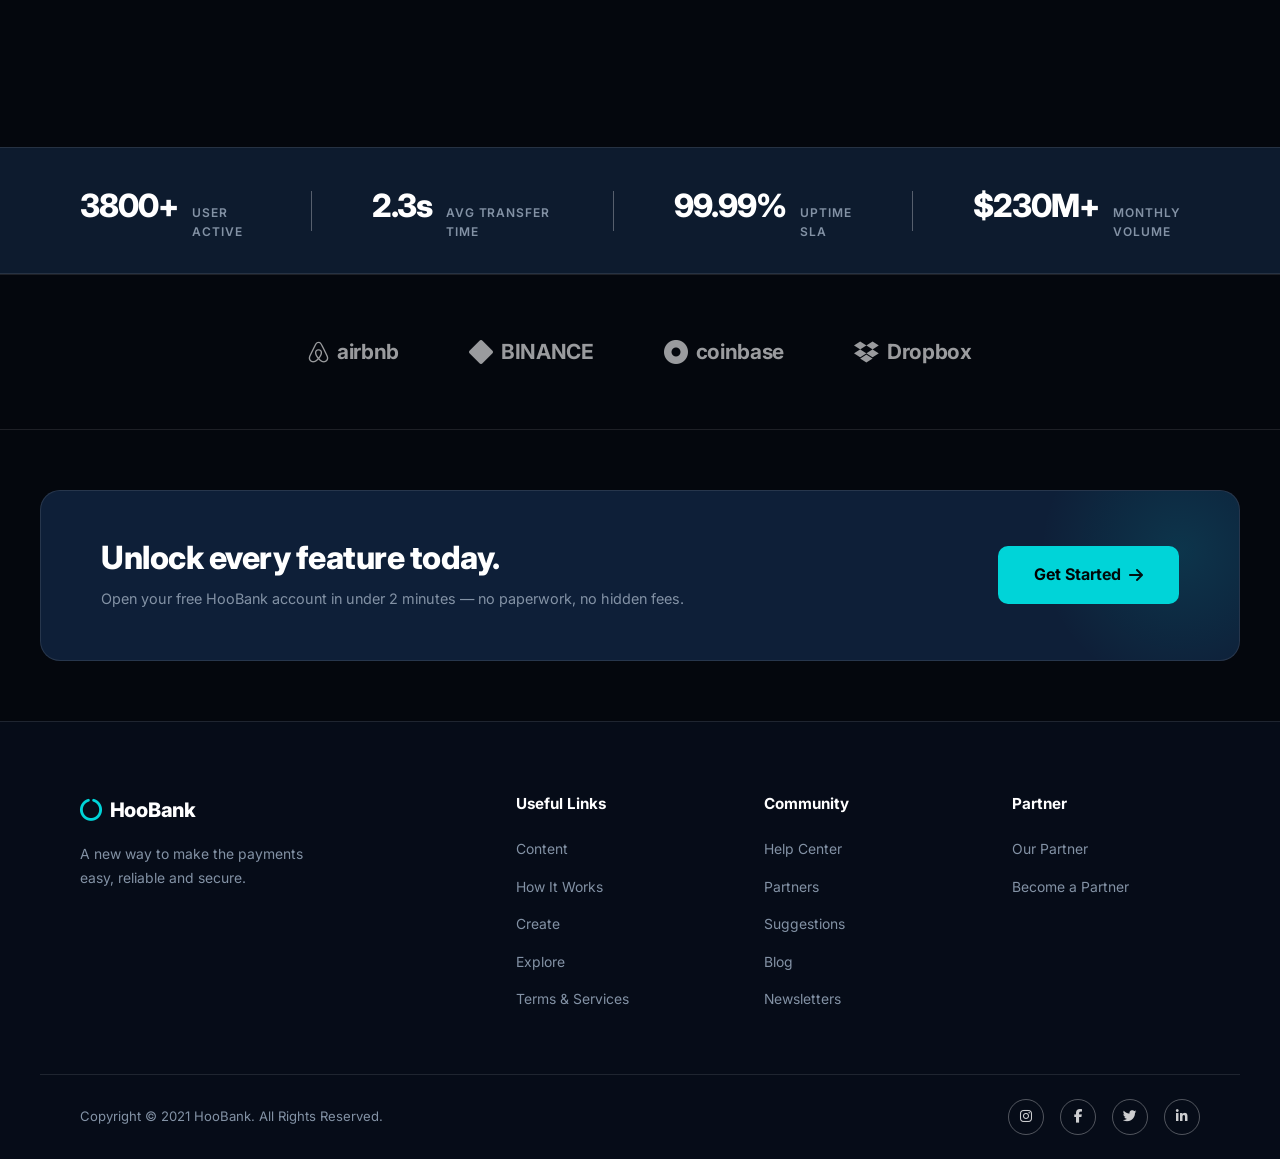
<file: features.html>
<!DOCTYPE html>
<html lang="en">
<head>
  <meta charset="UTF-8" />
  <meta name="viewport" content="width=device-width, initial-scale=1.0"/>
  <title>HooBank – Features</title>
  <link rel="stylesheet" href="css/style.css" />
  <link rel="stylesheet" href="css/features.css" />
  <link rel="preconnect" href="https://fonts.googleapis.com"/>
  <link rel="preconnect" href="https://fonts.gstatic.com" crossorigin/>
  <link href="https://fonts.googleapis.com/css2?family=Inter:wght@300;400;500;600;700;800;900&display=swap" rel="stylesheet"/>
  <link rel="stylesheet" href="https://cdnjs.cloudflare.com/ajax/libs/font-awesome/6.5.0/css/all.min.css"/>
</head>
<body>

  <!-- ============================================================
       NAVBAR
  ============================================================ -->
  <header class="navbar">
    <div class="nav-container">
      <a href="index.html" class="nav-logo">
        <span class="logo-icon"><i class="fas fa-circle-notch"></i></span>
        <span class="logo-text">HooBank</span>
      </a>
      <nav class="nav-links">
        <a href="index.html"    class="nav-link">Home</a>
        <a href="about.html"   class="nav-link">About Us</a>
        <a href="features.html" class="nav-link active">Features</a>
        <a href="solution.html" class="nav-link">Solution</a>
      </nav>
    </div>
  </header>

  <!-- ============================================================
       FEATURES HERO
  ============================================================ -->
  <section class="feat-hero">
    <div class="feat-hero-glow"></div>
    <div class="feat-hero-container">
      <p class="hero-badge">
        <i class="fas fa-sliders"></i>
        <span>EVERYTHING YOU NEED, <strong>ALL IN ONE PLACE</strong></span>
      </p>
      <h1 class="feat-hero-title">
        Powerful Features<br/>Built for <span class="accent">Modern Money</span>
      </h1>
      <p class="feat-hero-desc">
        From instant transfers to AI-driven insights, HooBank's feature set is designed to give individuals and businesses complete control over every dollar they move.
      </p>
      <div class="feat-hero-ctas">
        <a href="get-started.html" class="btn-primary">Get Started <i class="fas fa-arrow-right"></i></a>
        <a href="#overview" class="btn-outline">Explore Features <i class="fas fa-chevron-down"></i></a>
      </div>
    </div>
    <!-- floating badge cards -->
    <div class="feat-hero-badges">
      <div class="feat-badge feat-badge--1">
        <i class="fas fa-shield-halved"></i>
        <span>Bank-Grade Security</span>
      </div>
      <div class="feat-badge feat-badge--2">
        <i class="fas fa-bolt"></i>
        <span>Instant Transfers</span>
      </div>
      <div class="feat-badge feat-badge--3">
        <i class="fas fa-chart-pie"></i>
        <span>Smart Analytics</span>
      </div>
    </div>
  </section>

  <!-- ============================================================
       FEATURE OVERVIEW GRID
  ============================================================ -->
  <section class="feat-overview" id="overview">
    <div class="feat-overview-container">
      <div class="feat-overview-header">
        <h2 class="section-title-c">Core <span class="accent">Features</span></h2>
        <p class="section-sub-c">Every tool you need to send, receive, manage, and grow your money — on web or mobile.</p>
      </div>

      <div class="feat-grid">

        <!-- Card 1 – large -->
        <div class="feat-card feat-card--large">
          <div class="feat-card-icon feat-card-icon--teal">
            <i class="fas fa-paper-plane"></i>
          </div>
          <h3>Instant Transfers</h3>
          <p>Send money to anyone, anywhere in the world in under 3 seconds. Domestic or international — same speed, zero stress. Available 24 / 7 with real-time delivery confirmation.</p>
          <ul class="feat-card-list">
            <li><i class="fas fa-check"></i> 80+ countries supported</li>
            <li><i class="fas fa-check"></i> Multi-currency wallets</li>
            <li><i class="fas fa-check"></i> Instant push notifications</li>
          </ul>
        </div>

        <!-- Card 2 -->
        <div class="feat-card">
          <div class="feat-card-icon feat-card-icon--yellow">
            <i class="fas fa-star"></i>
          </div>
          <h3>Rewards Programme</h3>
          <p>Earn points on every transaction. Redeem for cashback, gift cards, travel, and exclusive partner deals — the more you spend, the more you earn.</p>
        </div>

        <!-- Card 3 -->
        <div class="feat-card">
          <div class="feat-card-icon feat-card-icon--purple">
            <i class="fas fa-chart-line"></i>
          </div>
          <h3>Smart Analytics</h3>
          <p>AI-powered spending breakdowns, cash-flow forecasts, and personalised tips help you stay on top of your finances every single day.</p>
        </div>

        <!-- Card 4 – large -->
        <div class="feat-card feat-card--large feat-card--dark">
          <div class="feat-card-icon feat-card-icon--teal">
            <i class="fas fa-shield-halved"></i>
          </div>
          <h3>100% Secured</h3>
          <p>Every transaction is protected by 256-bit AES encryption, biometric authentication, and our always-on AI fraud detection engine. Your money is always safe.</p>
          <div class="feat-security-badges">
            <span class="sec-badge"><i class="fas fa-fingerprint"></i> Biometric</span>
            <span class="sec-badge"><i class="fas fa-lock"></i> 256-bit AES</span>
            <span class="sec-badge"><i class="fas fa-robot"></i> AI Fraud Guard</span>
          </div>
        </div>

        <!-- Card 5 -->
        <div class="feat-card">
          <div class="feat-card-icon feat-card-icon--red">
            <i class="fas fa-credit-card"></i>
          </div>
          <h3>Virtual Cards</h3>
          <p>Generate disposable virtual cards for online purchases in seconds. Lock, freeze, or delete them any time directly from the app.</p>
        </div>

        <!-- Card 6 -->
        <div class="feat-card">
          <div class="feat-card-icon feat-card-icon--teal">
            <i class="fas fa-arrows-rotate"></i>
          </div>
          <h3>Balance Transfer</h3>
          <p>Move balances between accounts and cards with a single tap, saving on interest and keeping your finances perfectly organised.</p>
        </div>

      </div>
    </div>
  </section>

  <!-- ============================================================
       DEEP DIVE – PAYMENTS
  ============================================================ -->
  <section class="feat-deep feat-deep--alt">
    <div class="feat-deep-container">
      <!-- Visual: payment flow diagram -->
      <div class="feat-deep-visual">
        <div class="flow-card">
          <div class="flow-step flow-step--active">
            <div class="flow-step-icon"><i class="fas fa-user"></i></div>
            <div class="flow-step-info">
              <span class="flow-step-label">You</span>
              <span class="flow-step-sub">Initiate payment</span>
            </div>
            <div class="flow-step-amount">$250.00</div>
          </div>
          <div class="flow-connector">
            <div class="flow-line"></div>
            <span class="flow-tag"><i class="fas fa-bolt"></i> Instant</span>
          </div>
          <div class="flow-step">
            <div class="flow-step-icon flow-step-icon--accent"><i class="fas fa-building-columns"></i></div>
            <div class="flow-step-info">
              <span class="flow-step-label">HooBank Network</span>
              <span class="flow-step-sub">Encrypted routing</span>
            </div>
          </div>
          <div class="flow-connector">
            <div class="flow-line"></div>
            <span class="flow-tag"><i class="fas fa-lock"></i> Secure</span>
          </div>
          <div class="flow-step">
            <div class="flow-step-icon"><i class="fas fa-user-check"></i></div>
            <div class="flow-step-info">
              <span class="flow-step-label">Recipient</span>
              <span class="flow-step-sub">Funds arrived</span>
            </div>
            <div class="flow-step-amount flow-step-amount--green">$250.00</div>
          </div>
          <div class="flow-success">
            <i class="fas fa-circle-check"></i>
            <span>Transfer completed in 2.3 seconds</span>
          </div>
        </div>
      </div>

      <!-- Text -->
      <div class="feat-deep-text">
        <p class="hero-badge"><i class="fas fa-paper-plane"></i> <span>PAYMENTS</span></p>
        <h2 class="feat-deep-title">Move money at the<br/>speed of <span class="accent">thought</span>.</h2>
        <p class="feat-deep-desc">Whether you're splitting a dinner bill, paying a supplier overseas, or running payroll for your team — HooBank routes every payment through our encrypted global network in seconds, not days.</p>
        <div class="feat-deep-points">
          <div class="deep-point">
            <i class="fas fa-check-circle"></i>
            <span>No hidden FX mark-ups</span>
          </div>
          <div class="deep-point">
            <i class="fas fa-check-circle"></i>
            <span>Schedule future payments</span>
          </div>
          <div class="deep-point">
            <i class="fas fa-check-circle"></i>
            <span>Batch payouts for businesses</span>
          </div>
          <div class="deep-point">
            <i class="fas fa-check-circle"></i>
            <span>Real-time delivery receipts</span>
          </div>
        </div>
      </div>
    </div>
  </section>

  <!-- ============================================================
       DEEP DIVE – SECURITY
  ============================================================ -->
  <section class="feat-deep">
    <div class="feat-deep-container">
      <!-- Text -->
      <div class="feat-deep-text">
        <p class="hero-badge"><i class="fas fa-shield-halved"></i> <span>SECURITY</span></p>
        <h2 class="feat-deep-title">Your money is guarded<br/>at every <span class="accent">layer</span>.</h2>
        <p class="feat-deep-desc">We don't bolt on security as an afterthought. It's the foundation HooBank is built on — from the chip on your card to the servers processing your transactions.</p>
        <div class="feat-deep-points">
          <div class="deep-point">
            <i class="fas fa-check-circle"></i>
            <span>256-bit AES end-to-end encryption</span>
          </div>
          <div class="deep-point">
            <i class="fas fa-check-circle"></i>
            <span>Biometric &amp; 2FA authentication</span>
          </div>
          <div class="deep-point">
            <i class="fas fa-check-circle"></i>
            <span>AI anomaly detection, 24 / 7</span>
          </div>
          <div class="deep-point">
            <i class="fas fa-check-circle"></i>
            <span>Instant card freeze via app</span>
          </div>
        </div>
      </div>

      <!-- Visual: security layers -->
      <div class="feat-deep-visual">
        <div class="security-widget">
          <div class="sec-header">
            <span class="sec-title"><i class="fas fa-shield-halved"></i> Security Status</span>
            <span class="sec-live"><i class="fas fa-circle"></i> Live</span>
          </div>
          <div class="sec-layer">
            <div class="sec-layer-icon sec-layer-icon--green"><i class="fas fa-fingerprint"></i></div>
            <div class="sec-layer-info">
              <span class="sec-layer-name">Biometric Auth</span>
              <span class="sec-layer-status sec-layer-status--ok">Active</span>
            </div>
            <div class="sec-layer-bar"><div class="sec-layer-fill" style="width:100%"></div></div>
          </div>
          <div class="sec-layer">
            <div class="sec-layer-icon sec-layer-icon--green"><i class="fas fa-lock"></i></div>
            <div class="sec-layer-info">
              <span class="sec-layer-name">256-bit Encryption</span>
              <span class="sec-layer-status sec-layer-status--ok">Active</span>
            </div>
            <div class="sec-layer-bar"><div class="sec-layer-fill" style="width:100%"></div></div>
          </div>
          <div class="sec-layer">
            <div class="sec-layer-icon sec-layer-icon--green"><i class="fas fa-robot"></i></div>
            <div class="sec-layer-info">
              <span class="sec-layer-name">AI Fraud Guard</span>
              <span class="sec-layer-status sec-layer-status--ok">Monitoring</span>
            </div>
            <div class="sec-layer-bar"><div class="sec-layer-fill" style="width:87%"></div></div>
          </div>
          <div class="sec-layer">
            <div class="sec-layer-icon sec-layer-icon--green"><i class="fas fa-mobile-screen"></i></div>
            <div class="sec-layer-info">
              <span class="sec-layer-name">2FA Verification</span>
              <span class="sec-layer-status sec-layer-status--ok">Enabled</span>
            </div>
            <div class="sec-layer-bar"><div class="sec-layer-fill" style="width:100%"></div></div>
          </div>
          <div class="sec-overall">
            <span>Overall Protection Score</span>
            <span class="sec-score">98 / 100</span>
          </div>
        </div>
      </div>
    </div>
  </section>

  <!-- ============================================================
       DEEP DIVE – ANALYTICS
  ============================================================ -->
  <section class="feat-deep feat-deep--alt">
    <div class="feat-deep-container">
      <!-- Visual: mini dashboard -->
      <div class="feat-deep-visual">
        <div class="analytics-widget">
          <div class="aw-header">
            <span class="aw-title">Spending Overview</span>
            <span class="aw-period">This Month</span>
          </div>
          <!-- Bar chart -->
          <div class="aw-bars">
            <div class="aw-bar-wrap">
              <div class="aw-bar" style="height:55%"></div>
              <span>Mon</span>
            </div>
            <div class="aw-bar-wrap">
              <div class="aw-bar" style="height:80%"></div>
              <span>Tue</span>
            </div>
            <div class="aw-bar-wrap">
              <div class="aw-bar" style="height:45%"></div>
              <span>Wed</span>
            </div>
            <div class="aw-bar-wrap">
              <div class="aw-bar aw-bar--accent" style="height:100%"></div>
              <span>Thu</span>
            </div>
            <div class="aw-bar-wrap">
              <div class="aw-bar" style="height:65%"></div>
              <span>Fri</span>
            </div>
            <div class="aw-bar-wrap">
              <div class="aw-bar" style="height:35%"></div>
              <span>Sat</span>
            </div>
            <div class="aw-bar-wrap">
              <div class="aw-bar" style="height:50%"></div>
              <span>Sun</span>
            </div>
          </div>
          <!-- Category pills -->
          <div class="aw-categories">
            <div class="aw-cat">
              <span class="aw-cat-dot aw-cat-dot--teal"></span>
              <span class="aw-cat-label">Food &amp; Dining</span>
              <span class="aw-cat-pct">34%</span>
            </div>
            <div class="aw-cat">
              <span class="aw-cat-dot aw-cat-dot--purple"></span>
              <span class="aw-cat-label">Entertainment</span>
              <span class="aw-cat-pct">22%</span>
            </div>
            <div class="aw-cat">
              <span class="aw-cat-dot aw-cat-dot--yellow"></span>
              <span class="aw-cat-label">Transport</span>
              <span class="aw-cat-pct">18%</span>
            </div>
            <div class="aw-cat">
              <span class="aw-cat-dot aw-cat-dot--red"></span>
              <span class="aw-cat-label">Shopping</span>
              <span class="aw-cat-pct">26%</span>
            </div>
          </div>
          <div class="aw-insight">
            <i class="fas fa-lightbulb"></i>
            <span>You spent 12% less on dining this week. Keep it up!</span>
          </div>
        </div>
      </div>

      <!-- Text -->
      <div class="feat-deep-text">
        <p class="hero-badge"><i class="fas fa-chart-line"></i> <span>ANALYTICS</span></p>
        <h2 class="feat-deep-title">Insights that make<br/>your money work <span class="accent">harder</span>.</h2>
        <p class="feat-deep-desc">HooBank's AI analyses every transaction and surfaces patterns you'd never spot manually — helping you cut waste, hit savings goals, and make smarter financial decisions every day.</p>
        <div class="feat-deep-points">
          <div class="deep-point">
            <i class="fas fa-check-circle"></i>
            <span>Automatic category tagging</span>
          </div>
          <div class="deep-point">
            <i class="fas fa-check-circle"></i>
            <span>Monthly spending reports</span>
          </div>
          <div class="deep-point">
            <i class="fas fa-check-circle"></i>
            <span>Budget alerts &amp; forecasts</span>
          </div>
          <div class="deep-point">
            <i class="fas fa-check-circle"></i>
            <span>Export to CSV or PDF</span>
          </div>
        </div>
      </div>
    </div>
  </section>

  <!-- ============================================================
       COMPARISON TABLE
  ============================================================ -->
  <section class="compare-section">
    <div class="compare-container">
      <div class="compare-header">
        <h2 class="section-title-c">HooBank vs <span class="accent">The Rest</span></h2>
        <p class="section-sub-c">See why thousands of users switched to HooBank and never looked back.</p>
      </div>
      <div class="compare-table-wrap">
        <table class="compare-table">
          <thead>
            <tr>
              <th>Feature</th>
              <th class="col-hoobank"><i class="fas fa-circle-notch"></i> HooBank</th>
              <th>Traditional Bank</th>
              <th>Other Apps</th>
            </tr>
          </thead>
          <tbody>
            <tr>
              <td>Instant Global Transfers</td>
              <td class="col-hoobank"><i class="fas fa-check check"></i></td>
              <td><i class="fas fa-xmark cross"></i></td>
              <td><i class="fas fa-minus neutral"></i></td>
            </tr>
            <tr>
              <td>Zero Hidden Fees</td>
              <td class="col-hoobank"><i class="fas fa-check check"></i></td>
              <td><i class="fas fa-xmark cross"></i></td>
              <td><i class="fas fa-xmark cross"></i></td>
            </tr>
            <tr>
              <td>AI Fraud Detection</td>
              <td class="col-hoobank"><i class="fas fa-check check"></i></td>
              <td><i class="fas fa-minus neutral"></i></td>
              <td><i class="fas fa-minus neutral"></i></td>
            </tr>
            <tr>
              <td>Virtual Card Generation</td>
              <td class="col-hoobank"><i class="fas fa-check check"></i></td>
              <td><i class="fas fa-xmark cross"></i></td>
              <td><i class="fas fa-check check"></i></td>
            </tr>
            <tr>
              <td>Rewards on All Purchases</td>
              <td class="col-hoobank"><i class="fas fa-check check"></i></td>
              <td><i class="fas fa-minus neutral"></i></td>
              <td><i class="fas fa-xmark cross"></i></td>
            </tr>
            <tr>
              <td>24/7 Live Support</td>
              <td class="col-hoobank"><i class="fas fa-check check"></i></td>
              <td><i class="fas fa-xmark cross"></i></td>
              <td><i class="fas fa-minus neutral"></i></td>
            </tr>
            <tr>
              <td>Smart Spending Analytics</td>
              <td class="col-hoobank"><i class="fas fa-check check"></i></td>
              <td><i class="fas fa-xmark cross"></i></td>
              <td><i class="fas fa-check check"></i></td>
            </tr>
          </tbody>
        </table>
      </div>
    </div>
  </section>

  <!-- ============================================================
       STATS STRIP
  ============================================================ -->
  <div class="stats-bar">
    <div class="stats-container">
      <div class="stat-item">
        <span class="stat-number">3800+</span>
        <span class="stat-label">USER ACTIVE</span>
      </div>
      <div class="stat-divider"></div>
      <div class="stat-item">
        <span class="stat-number">2.3s</span>
        <span class="stat-label">AVG TRANSFER TIME</span>
      </div>
      <div class="stat-divider"></div>
      <div class="stat-item">
        <span class="stat-number">99.99%</span>
        <span class="stat-label">UPTIME SLA</span>
      </div>
      <div class="stat-divider"></div>
      <div class="stat-item">
        <span class="stat-number">$230M+</span>
        <span class="stat-label">MONTHLY VOLUME</span>
      </div>
    </div>
  </div>

  <!-- ============================================================
       PARTNERS
  ============================================================ -->
  <section class="partners">
    <div class="partners-container">
      <div class="partner-logo"><i class="fab fa-airbnb"></i> airbnb</div>
      <div class="partner-logo"><i class="fas fa-diamond"></i> BINANCE</div>
      <div class="partner-logo"><i class="fas fa-circle-dot"></i> coinbase</div>
      <div class="partner-logo"><i class="fab fa-dropbox"></i> Dropbox</div>
    </div>
  </section>

  <!-- ============================================================
       CTA
  ============================================================ -->
  <section class="cta">
    <div class="cta-container">
      <div class="cta-left">
        <h2 class="cta-title">Unlock every feature today.</h2>
        <p class="cta-desc">Open your free HooBank account in under 2 minutes — no paperwork, no hidden fees.</p>
      </div>
      <a href="get-started.html" class="btn-primary btn-primary--lg">Get Started <i class="fas fa-arrow-right"></i></a>
    </div>
  </section>

  <!-- ============================================================
       FOOTER
  ============================================================ -->
  <footer class="footer">
    <div class="footer-container">
      <div class="footer-brand">
        <a href="index.html" class="nav-logo footer-logo">
          <span class="logo-icon"><i class="fas fa-circle-notch"></i></span>
          <span class="logo-text">HooBank</span>
        </a>
        <p class="footer-tagline">A new way to make the payments easy, reliable and secure.</p>
      </div>
      <div class="footer-col">
        <h5>Useful Links</h5>
        <ul>
          <li><a href="#">Content</a></li>
          <li><a href="#">How It Works</a></li>
          <li><a href="#">Create</a></li>
          <li><a href="#">Explore</a></li>
          <li><a href="#">Terms &amp; Services</a></li>
        </ul>
      </div>
      <div class="footer-col">
        <h5>Community</h5>
        <ul>
          <li><a href="#">Help Center</a></li>
          <li><a href="#">Partners</a></li>
          <li><a href="#">Suggestions</a></li>
          <li><a href="#">Blog</a></li>
          <li><a href="#">Newsletters</a></li>
        </ul>
      </div>
      <div class="footer-col">
        <h5>Partner</h5>
        <ul>
          <li><a href="#">Our Partner</a></li>
          <li><a href="#">Become a Partner</a></li>
        </ul>
      </div>
    </div>
    <div class="footer-bottom">
      <p>Copyright &copy; 2021 HooBank. All Rights Reserved.</p>
      <div class="footer-socials">
        <a href="#"><i class="fab fa-instagram"></i></a>
        <a href="#"><i class="fab fa-facebook-f"></i></a>
        <a href="#"><i class="fab fa-twitter"></i></a>
        <a href="#"><i class="fab fa-linkedin-in"></i></a>
      </div>
    </div>
  </footer>

</body>
</html>
</file>
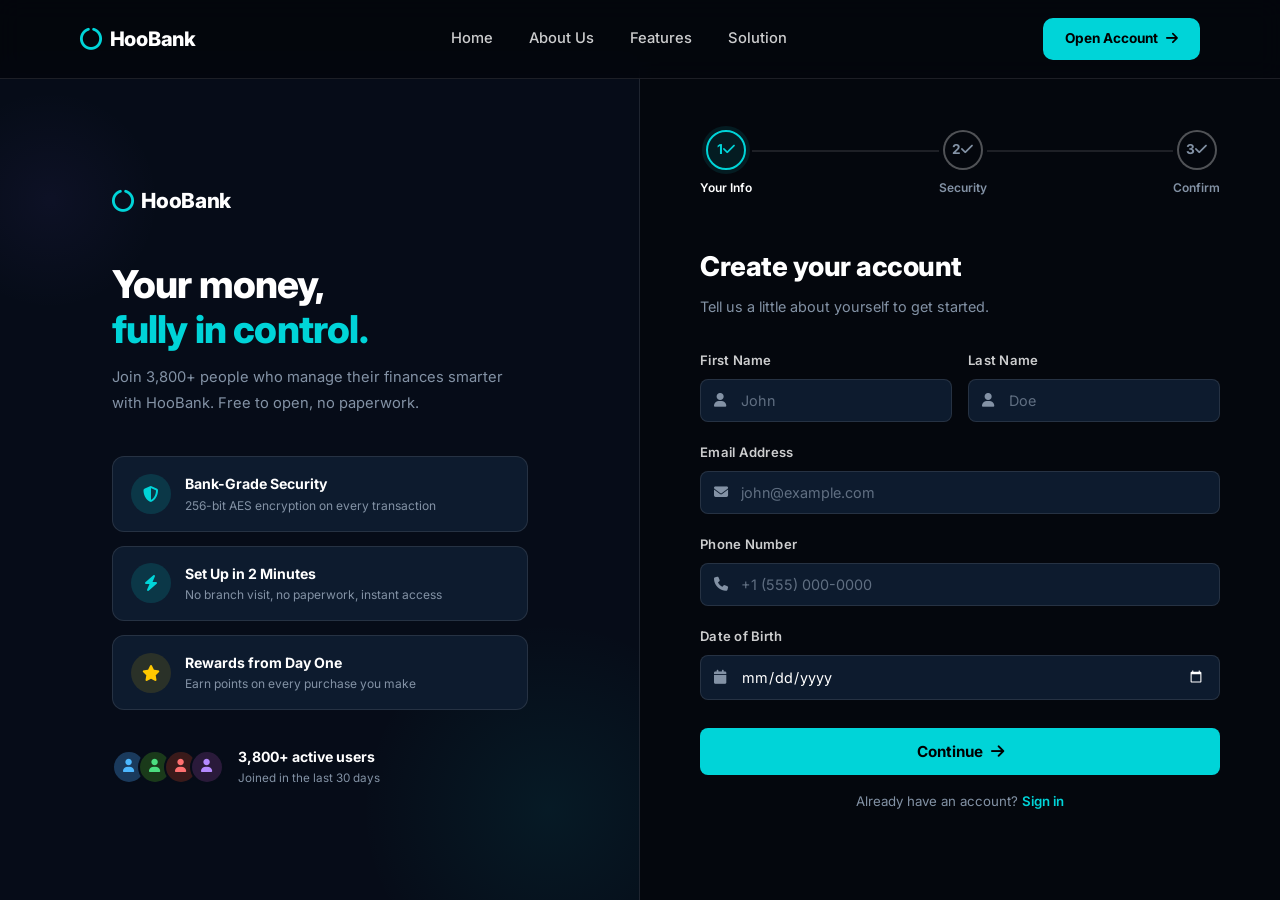
<file: get-started.html>
<!DOCTYPE html>
<html lang="en">
<head>
  <meta charset="UTF-8" />
  <meta name="viewport" content="width=device-width, initial-scale=1.0"/>
  <title>HooBank – Get Started</title>
  <link rel="stylesheet" href="css/style.css" />
  <link rel="stylesheet" href="css/get-started .css" />
  <link rel="preconnect" href="https://fonts.googleapis.com"/>
  <link rel="preconnect" href="https://fonts.gstatic.com" crossorigin/>
  <link href="https://fonts.googleapis.com/css2?family=Inter:wght@300;400;500;600;700;800;900&display=swap" rel="stylesheet"/>
  <link rel="stylesheet" href="https://cdnjs.cloudflare.com/ajax/libs/font-awesome/6.5.0/css/all.min.css"/>
</head>
<body class="gs-body">

  <!-- ============================================================
       NAVBAR
  ============================================================ -->
  <header class="navbar">
    <div class="nav-container">
      <a href="index.html" class="nav-logo">
        <span class="logo-icon"><i class="fas fa-circle-notch"></i></span>
        <span class="logo-text">HooBank</span>
      </a>
      <nav class="nav-links">
        <a href="index.html"     class="nav-link">Home</a>
        <a href="about.html"     class="nav-link">About Us</a>
        <a href="features.html"  class="nav-link">Features</a>
        <a href="solution.html"  class="nav-link">Solution</a>
      </nav>
      <a href="get-started.html" class="btn-primary gs-nav-cta">
        Open Account <i class="fas fa-arrow-right"></i>
      </a>
    </div>
  </header>

  <!-- ============================================================
       MAIN LAYOUT
  ============================================================ -->
  <main class="gs-main">

    <!-- ── LEFT PANEL (branding / trust signals) ── -->
    <aside class="gs-panel">
      <div class="gs-panel-inner">

        <!-- Logo -->
        <a href="index.html" class="gs-panel-logo">
          <span class="logo-icon"><i class="fas fa-circle-notch"></i></span>
          <span class="logo-text">HooBank</span>
        </a>

        <!-- Headline -->
        <div class="gs-panel-headline">
          <h1>Your money,<br/><span class="accent">fully in control.</span></h1>
          <p>Join 3,800+ people who manage their finances smarter with HooBank. Free to open, no paperwork.</p>
        </div>

        <!-- Trust cards -->
        <div class="gs-trust-cards">
          <div class="gs-trust-card">
            <div class="gs-trust-icon"><i class="fas fa-shield-halved"></i></div>
            <div>
              <span class="gs-trust-title">Bank-Grade Security</span>
              <span class="gs-trust-sub">256-bit AES encryption on every transaction</span>
            </div>
          </div>
          <div class="gs-trust-card">
            <div class="gs-trust-icon"><i class="fas fa-bolt"></i></div>
            <div>
              <span class="gs-trust-title">Set Up in 2 Minutes</span>
              <span class="gs-trust-sub">No branch visit, no paperwork, instant access</span>
            </div>
          </div>
          <div class="gs-trust-card">
            <div class="gs-trust-icon gs-trust-icon--yellow"><i class="fas fa-star"></i></div>
            <div>
              <span class="gs-trust-title">Rewards from Day One</span>
              <span class="gs-trust-sub">Earn points on every purchase you make</span>
            </div>
          </div>
        </div>

        <!-- Mini social proof -->
        <div class="gs-social-proof">
          <div class="gs-avatars">
            <span class="gs-av gs-av--1"><i class="fas fa-user"></i></span>
            <span class="gs-av gs-av--2"><i class="fas fa-user"></i></span>
            <span class="gs-av gs-av--3"><i class="fas fa-user"></i></span>
            <span class="gs-av gs-av--4"><i class="fas fa-user"></i></span>
          </div>
          <div class="gs-proof-text">
            <span class="gs-proof-strong">3,800+ active users</span>
            <span class="gs-proof-sub">Joined in the last 30 days</span>
          </div>
        </div>

      </div>

      <!-- Decorative glows -->
      <div class="gs-panel-glow gs-panel-glow--1"></div>
      <div class="gs-panel-glow gs-panel-glow--2"></div>
    </aside>

    <!-- ── RIGHT PANEL (wizard) ── -->
    <section class="gs-wizard-wrap">
      <div class="gs-wizard">

        <!-- ── STEP INDICATOR ── -->
        <div class="gs-steps">
          <div class="gs-step gs-step--active" data-step="1">
            <div class="gs-step-circle">
              <span class="gs-step-num">1</span>
              <i class="fas fa-check gs-step-check"></i>
            </div>
            <span class="gs-step-label">Your Info</span>
          </div>
          <div class="gs-step-line"></div>
          <div class="gs-step" data-step="2">
            <div class="gs-step-circle">
              <span class="gs-step-num">2</span>
              <i class="fas fa-check gs-step-check"></i>
            </div>
            <span class="gs-step-label">Security</span>
          </div>
          <div class="gs-step-line"></div>
          <div class="gs-step" data-step="3">
            <div class="gs-step-circle">
              <span class="gs-step-num">3</span>
              <i class="fas fa-check gs-step-check"></i>
            </div>
            <span class="gs-step-label">Confirm</span>
          </div>
        </div>

        <!-- ════════════════════════════════
             STEP 1 – Personal Details
        ════════════════════════════════ -->
        <div class="gs-form-step" id="step-1">
          <div class="gs-form-header">
            <h2>Create your account</h2>
            <p>Tell us a little about yourself to get started.</p>
          </div>

          <div class="gs-field-row">
            <div class="gs-field">
              <label for="fname">First Name</label>
              <div class="gs-input-wrap">
                <i class="fas fa-user"></i>
                <input type="text" id="fname" placeholder="John" autocomplete="given-name"/>
              </div>
              <span class="gs-error" id="err-fname"></span>
            </div>
            <div class="gs-field">
              <label for="lname">Last Name</label>
              <div class="gs-input-wrap">
                <i class="fas fa-user"></i>
                <input type="text" id="lname" placeholder="Doe" autocomplete="family-name"/>
              </div>
              <span class="gs-error" id="err-lname"></span>
            </div>
          </div>

          <div class="gs-field">
            <label for="email">Email Address</label>
            <div class="gs-input-wrap">
              <i class="fas fa-envelope"></i>
              <input type="email" id="email" placeholder="john@example.com" autocomplete="email"/>
            </div>
            <span class="gs-error" id="err-email"></span>
          </div>

          <div class="gs-field">
            <label for="phone">Phone Number</label>
            <div class="gs-input-wrap">
              <i class="fas fa-phone"></i>
              <input type="tel" id="phone" placeholder="+1 (555) 000-0000" autocomplete="tel"/>
            </div>
            <span class="gs-error" id="err-phone"></span>
          </div>

          <div class="gs-field">
            <label for="dob">Date of Birth</label>
            <div class="gs-input-wrap">
              <i class="fas fa-calendar"></i>
              <input type="date" id="dob" autocomplete="bday"/>
            </div>
            <span class="gs-error" id="err-dob"></span>
          </div>

          <button class="gs-btn-next" onclick="goToStep(2)">
            Continue <i class="fas fa-arrow-right"></i>
          </button>

          <p class="gs-signin-link">Already have an account? <a href="#">Sign in</a></p>
        </div>

        <!-- ════════════════════════════════
             STEP 2 – Security Setup
        ════════════════════════════════ -->
        <div class="gs-form-step gs-form-step--hidden" id="step-2">
          <div class="gs-form-header">
            <h2>Secure your account</h2>
            <p>Choose a strong password and set up two-factor authentication.</p>
          </div>

          <div class="gs-field">
            <label for="password">Password</label>
            <div class="gs-input-wrap">
              <i class="fas fa-lock"></i>
              <input type="password" id="password" placeholder="Create a strong password"/>
              <button class="gs-toggle-pw" type="button" onclick="togglePassword('password', this)" tabindex="-1">
                <i class="fas fa-eye"></i>
              </button>
            </div>
            <span class="gs-error" id="err-password"></span>

            <!-- Password strength meter -->
            <div class="gs-strength">
              <div class="gs-strength-bars">
                <span class="gs-sbar" id="sbar-1"></span>
                <span class="gs-sbar" id="sbar-2"></span>
                <span class="gs-sbar" id="sbar-3"></span>
                <span class="gs-sbar" id="sbar-4"></span>
              </div>
              <span class="gs-strength-label" id="strength-label">Enter a password</span>
            </div>
          </div>

          <div class="gs-field">
            <label for="confirm-password">Confirm Password</label>
            <div class="gs-input-wrap">
              <i class="fas fa-lock"></i>
              <input type="password" id="confirm-password" placeholder="Re-enter your password"/>
              <button class="gs-toggle-pw" type="button" onclick="togglePassword('confirm-password', this)" tabindex="-1">
                <i class="fas fa-eye"></i>
              </button>
            </div>
            <span class="gs-error" id="err-confirm-password"></span>
          </div>

          <!-- 2FA toggle -->
          <div class="gs-2fa-card">
            <div class="gs-2fa-left">
              <div class="gs-2fa-icon"><i class="fas fa-mobile-screen"></i></div>
              <div>
                <span class="gs-2fa-title">Two-Factor Authentication</span>
                <span class="gs-2fa-sub">Adds an extra layer of protection to your account</span>
              </div>
            </div>
            <label class="gs-toggle">
              <input type="checkbox" id="tfa-toggle" checked/>
              <span class="gs-toggle-slider"></span>
            </label>
          </div>

          <!-- Password tips -->
          <div class="gs-pw-tips">
            <span class="gs-pw-tip" id="tip-len"><i class="fas fa-circle"></i> At least 8 characters</span>
            <span class="gs-pw-tip" id="tip-upper"><i class="fas fa-circle"></i> One uppercase letter</span>
            <span class="gs-pw-tip" id="tip-num"><i class="fas fa-circle"></i> One number</span>
            <span class="gs-pw-tip" id="tip-special"><i class="fas fa-circle"></i> One special character</span>
          </div>

          <div class="gs-btn-row">
            <button class="gs-btn-back" onclick="goToStep(1)">
              <i class="fas fa-arrow-left"></i> Back
            </button>
            <button class="gs-btn-next" onclick="goToStep(3)">
              Continue <i class="fas fa-arrow-right"></i>
            </button>
          </div>
        </div>

        <!-- ════════════════════════════════
             STEP 3 – Review & Confirm
        ════════════════════════════════ -->
        <div class="gs-form-step gs-form-step--hidden" id="step-3">
          <div class="gs-form-header">
            <h2>Review &amp; confirm</h2>
            <p>Double-check your details before opening your account.</p>
          </div>

          <!-- Summary card -->
          <div class="gs-summary-card">
            <div class="gs-summary-avatar">
              <i class="fas fa-user"></i>
            </div>
            <div class="gs-summary-rows">
              <div class="gs-summary-row">
                <span class="gs-summary-key">Full Name</span>
                <span class="gs-summary-val" id="sum-name">—</span>
              </div>
              <div class="gs-summary-row">
                <span class="gs-summary-key">Email</span>
                <span class="gs-summary-val" id="sum-email">—</span>
              </div>
              <div class="gs-summary-row">
                <span class="gs-summary-key">Phone</span>
                <span class="gs-summary-val" id="sum-phone">—</span>
              </div>
              <div class="gs-summary-row">
                <span class="gs-summary-key">Date of Birth</span>
                <span class="gs-summary-val" id="sum-dob">—</span>
              </div>
              <div class="gs-summary-row">
                <span class="gs-summary-key">2FA Enabled</span>
                <span class="gs-summary-val gs-summary-val--accent" id="sum-2fa">Yes</span>
              </div>
            </div>
          </div>

          <!-- Perks reminder -->
          <div class="gs-perks">
            <div class="gs-perk">
              <i class="fas fa-check-circle"></i>
              <span>Free account — no monthly fees</span>
            </div>
            <div class="gs-perk">
              <i class="fas fa-check-circle"></i>
              <span>Instant virtual card issued on signup</span>
            </div>
            <div class="gs-perk">
              <i class="fas fa-check-circle"></i>
              <span>Rewards points activate immediately</span>
            </div>
          </div>

          <!-- Terms -->
          <label class="gs-checkbox-wrap">
            <input type="checkbox" id="agree-terms"/>
            <span class="gs-checkmark"></span>
            <span class="gs-checkbox-label">
              I agree to HooBank's <a href="#">Terms of Service</a> and <a href="#">Privacy Policy</a>
            </span>
          </label>
          <span class="gs-error" id="err-terms"></span>

          <div class="gs-btn-row">
            <button class="gs-btn-back" onclick="goToStep(2)">
              <i class="fas fa-arrow-left"></i> Back
            </button>
            <button class="gs-btn-submit" id="btn-submit" onclick="submitForm()">
              Open My Account <i class="fas fa-arrow-right"></i>
            </button>
          </div>
        </div>

        <!-- ════════════════════════════════
             SUCCESS STATE
        ════════════════════════════════ -->
        <div class="gs-form-step gs-form-step--hidden gs-success" id="step-success">
          <div class="gs-success-icon">
            <i class="fas fa-circle-check"></i>
          </div>
          <h2 class="gs-success-title">You're all set!</h2>
          <p class="gs-success-desc">
            Welcome to HooBank, <strong id="success-name">there</strong>! Your account is being activated.
            Check your email for a verification link.
          </p>
          <div class="gs-success-next">
            <div class="gs-next-item">
              <div class="gs-next-num">1</div>
              <span>Verify your email address</span>
            </div>
            <div class="gs-next-item">
              <div class="gs-next-num">2</div>
              <span>Download the HooBank app</span>
            </div>
            <div class="gs-next-item">
              <div class="gs-next-num">3</div>
              <span>Make your first deposit &amp; start earning rewards</span>
            </div>
          </div>
          <div class="gs-success-actions">
            <a href="index.html" class="gs-btn-next">Go to Dashboard <i class="fas fa-arrow-right"></i></a>
            <a href="index.html" class="gs-btn-back">Back to Home</a>
          </div>
        </div>

      </div><!-- /.gs-wizard -->
    </section>

  </main><!-- /.gs-main -->

  <!-- ============================================================
       JAVASCRIPT – wizard logic
  ============================================================ -->
  <script>
    let currentStep = 1;

    /* ── Navigation ── */
    function goToStep(target) {
      if (target > currentStep && !validateStep(currentStep)) return;

      // Hide current, show target
      document.getElementById('step-' + currentStep).classList.add('gs-form-step--hidden');
      document.getElementById('step-' + currentStep).classList.remove('gs-form-step--visible');

      const nextEl = document.getElementById('step-' + target);
      nextEl.classList.remove('gs-form-step--hidden');
      setTimeout(() => nextEl.classList.add('gs-form-step--visible'), 10);

      // Update step indicators
      updateStepIndicator(currentStep, target);

      if (target === 3) populateSummary();
      currentStep = target;

      // Scroll wizard to top
      document.querySelector('.gs-wizard').scrollIntoView({ behavior: 'smooth', block: 'start' });
    }

    function updateStepIndicator(from, to) {
      const steps = document.querySelectorAll('.gs-step');
      const lines = document.querySelectorAll('.gs-step-line');

      steps.forEach(s => {
        const n = parseInt(s.dataset.step);
        s.classList.remove('gs-step--active', 'gs-step--done');
        if (n === to)      s.classList.add('gs-step--active');
        else if (n < to)   s.classList.add('gs-step--done');
      });

      lines.forEach((l, i) => {
        l.classList.toggle('gs-step-line--done', (i + 1) < to);
      });
    }

    /* ── Validation ── */
    function validateStep(step) {
      clearErrors();
      let valid = true;

      if (step === 1) {
        if (!val('fname'))    { showErr('fname',  'First name is required'); valid = false; }
        if (!val('lname'))    { showErr('lname',  'Last name is required');  valid = false; }
        if (!validEmail())    { showErr('email',  'Enter a valid email address'); valid = false; }
        if (!val('phone'))    { showErr('phone',  'Phone number is required'); valid = false; }
        if (!val('dob'))      { showErr('dob',    'Date of birth is required'); valid = false; }
      }

      if (step === 2) {
        const pw  = document.getElementById('password').value.trim();
        const cpw = document.getElementById('confirm-password').value.trim();
        if (pw.length < 8)   { showErr('password', 'Password must be at least 8 characters'); valid = false; }
        if (pw !== cpw)      { showErr('confirm-password', 'Passwords do not match'); valid = false; }
      }

      return valid;
    }

    function val(id) { return document.getElementById(id).value.trim() !== ''; }

    function validEmail() {
      const v = document.getElementById('email').value.trim();
      return /^[^\s@]+@[^\s@]+\.[^\s@]+$/.test(v);
    }

    function showErr(id, msg) {
      const el = document.getElementById('err-' + id);
      if (el) { el.textContent = msg; el.style.display = 'block'; }
      const inp = document.getElementById(id);
      if (inp) inp.closest('.gs-input-wrap').classList.add('gs-input-wrap--error');
    }

    function clearErrors() {
      document.querySelectorAll('.gs-error').forEach(e => {
        e.textContent = '';
        e.style.display = 'none';
      });
      document.querySelectorAll('.gs-input-wrap').forEach(w => {
        w.classList.remove('gs-input-wrap--error');
      });
    }

    /* ── Summary ── */
    function populateSummary() {
      const fname = document.getElementById('fname').value.trim();
      const lname = document.getElementById('lname').value.trim();
      document.getElementById('sum-name').textContent  = fname + ' ' + lname || '—';
      document.getElementById('sum-email').textContent = document.getElementById('email').value.trim() || '—';
      document.getElementById('sum-phone').textContent = document.getElementById('phone').value.trim() || '—';
      const dob = document.getElementById('dob').value;
      document.getElementById('sum-dob').textContent   = dob ? new Date(dob).toLocaleDateString('en-US', {year:'numeric',month:'long',day:'numeric'}) : '—';
      document.getElementById('sum-2fa').textContent   = document.getElementById('tfa-toggle').checked ? 'Enabled ✓' : 'Disabled';
    }

    /* ── Submit ── */
    function submitForm() {
      clearErrors();
      const agreed = document.getElementById('agree-terms').checked;
      if (!agreed) {
        const el = document.getElementById('err-terms');
        el.textContent = 'You must agree to the terms to continue';
        el.style.display = 'block';
        return;
      }

      const btn = document.getElementById('btn-submit');
      btn.classList.add('gs-btn-loading');
      btn.disabled = true;
      btn.innerHTML = '<span class="gs-spinner"></span> Creating account…';

      setTimeout(() => {
        const fname = document.getElementById('fname').value.trim();
        document.getElementById('success-name').textContent = fname || 'there';

        document.getElementById('step-3').classList.add('gs-form-step--hidden');
        document.getElementById('step-3').classList.remove('gs-form-step--visible');

        // Mark all steps done
        document.querySelectorAll('.gs-step').forEach(s => {
          s.classList.remove('gs-step--active');
          s.classList.add('gs-step--done');
        });
        document.querySelectorAll('.gs-step-line').forEach(l => l.classList.add('gs-step-line--done'));

        const successEl = document.getElementById('step-success');
        successEl.classList.remove('gs-form-step--hidden');
        setTimeout(() => successEl.classList.add('gs-form-step--visible'), 10);
      }, 1800);
    }

    /* ── Password toggle ── */
    function togglePassword(id, btn) {
      const inp = document.getElementById(id);
      const icon = btn.querySelector('i');
      if (inp.type === 'password') {
        inp.type = 'text';
        icon.classList.replace('fa-eye', 'fa-eye-slash');
      } else {
        inp.type = 'password';
        icon.classList.replace('fa-eye-slash', 'fa-eye');
      }
    }

    /* ── Password strength ── */
    document.addEventListener('DOMContentLoaded', () => {
      const pwInput = document.getElementById('password');
      if (!pwInput) return;

      pwInput.addEventListener('input', function() {
        const v = this.value;
        let score = 0;
        const hasLen     = v.length >= 8;
        const hasUpper   = /[A-Z]/.test(v);
        const hasNum     = /[0-9]/.test(v);
        const hasSpecial = /[^A-Za-z0-9]/.test(v);

        if (hasLen)     score++;
        if (hasUpper)   score++;
        if (hasNum)     score++;
        if (hasSpecial) score++;

        // Update bars
        const barColors = ['#ff5a5a','#ffc800','#00d4d8','#4cde80'];
        const labels    = ['Weak','Fair','Good','Strong'];
        for (let i = 1; i <= 4; i++) {
          const bar = document.getElementById('sbar-' + i);
          bar.style.background = i <= score ? barColors[score - 1] : 'var(--white-10)';
        }
        document.getElementById('strength-label').textContent = score > 0 ? labels[score - 1] : 'Enter a password';
        document.getElementById('strength-label').style.color = score > 0 ? barColors[score - 1] : 'var(--grey)';

        // Tips
        tipState('tip-len',     hasLen);
        tipState('tip-upper',   hasUpper);
        tipState('tip-num',     hasNum);
        tipState('tip-special', hasSpecial);
      });

      // Remove input errors on typing
      document.querySelectorAll('.gs-input-wrap input').forEach(inp => {
        inp.addEventListener('input', function() {
          this.closest('.gs-input-wrap').classList.remove('gs-input-wrap--error');
          const errEl = document.getElementById('err-' + this.id);
          if (errEl) { errEl.textContent = ''; errEl.style.display = 'none'; }
        });
      });
    });

    function tipState(id, pass) {
      const el = document.getElementById(id);
      el.classList.toggle('gs-pw-tip--pass', pass);
    }

    // Show first step with entrance animation
    window.addEventListener('DOMContentLoaded', () => {
      setTimeout(() => {
        const s1 = document.getElementById('step-1');
        s1.classList.add('gs-form-step--visible');
      }, 50);
    });
  </script>

</body>
</html>
</file>
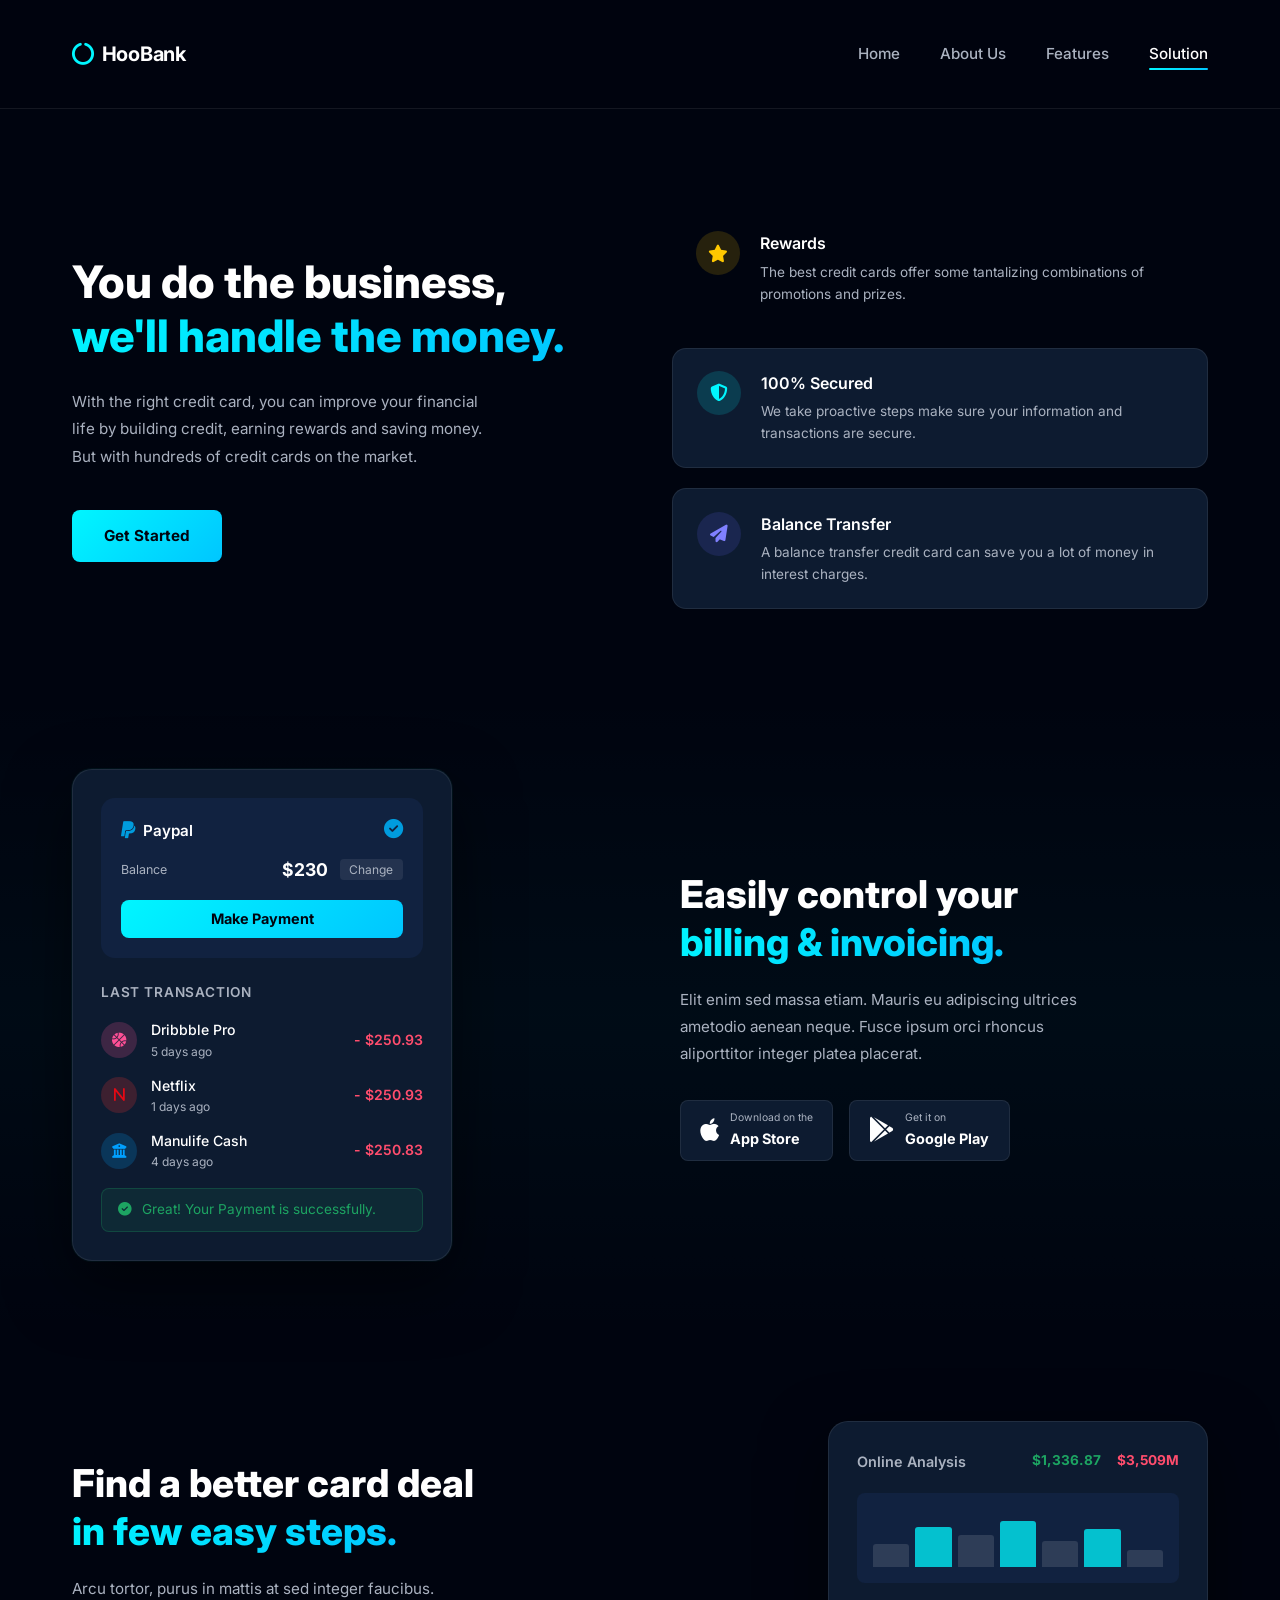
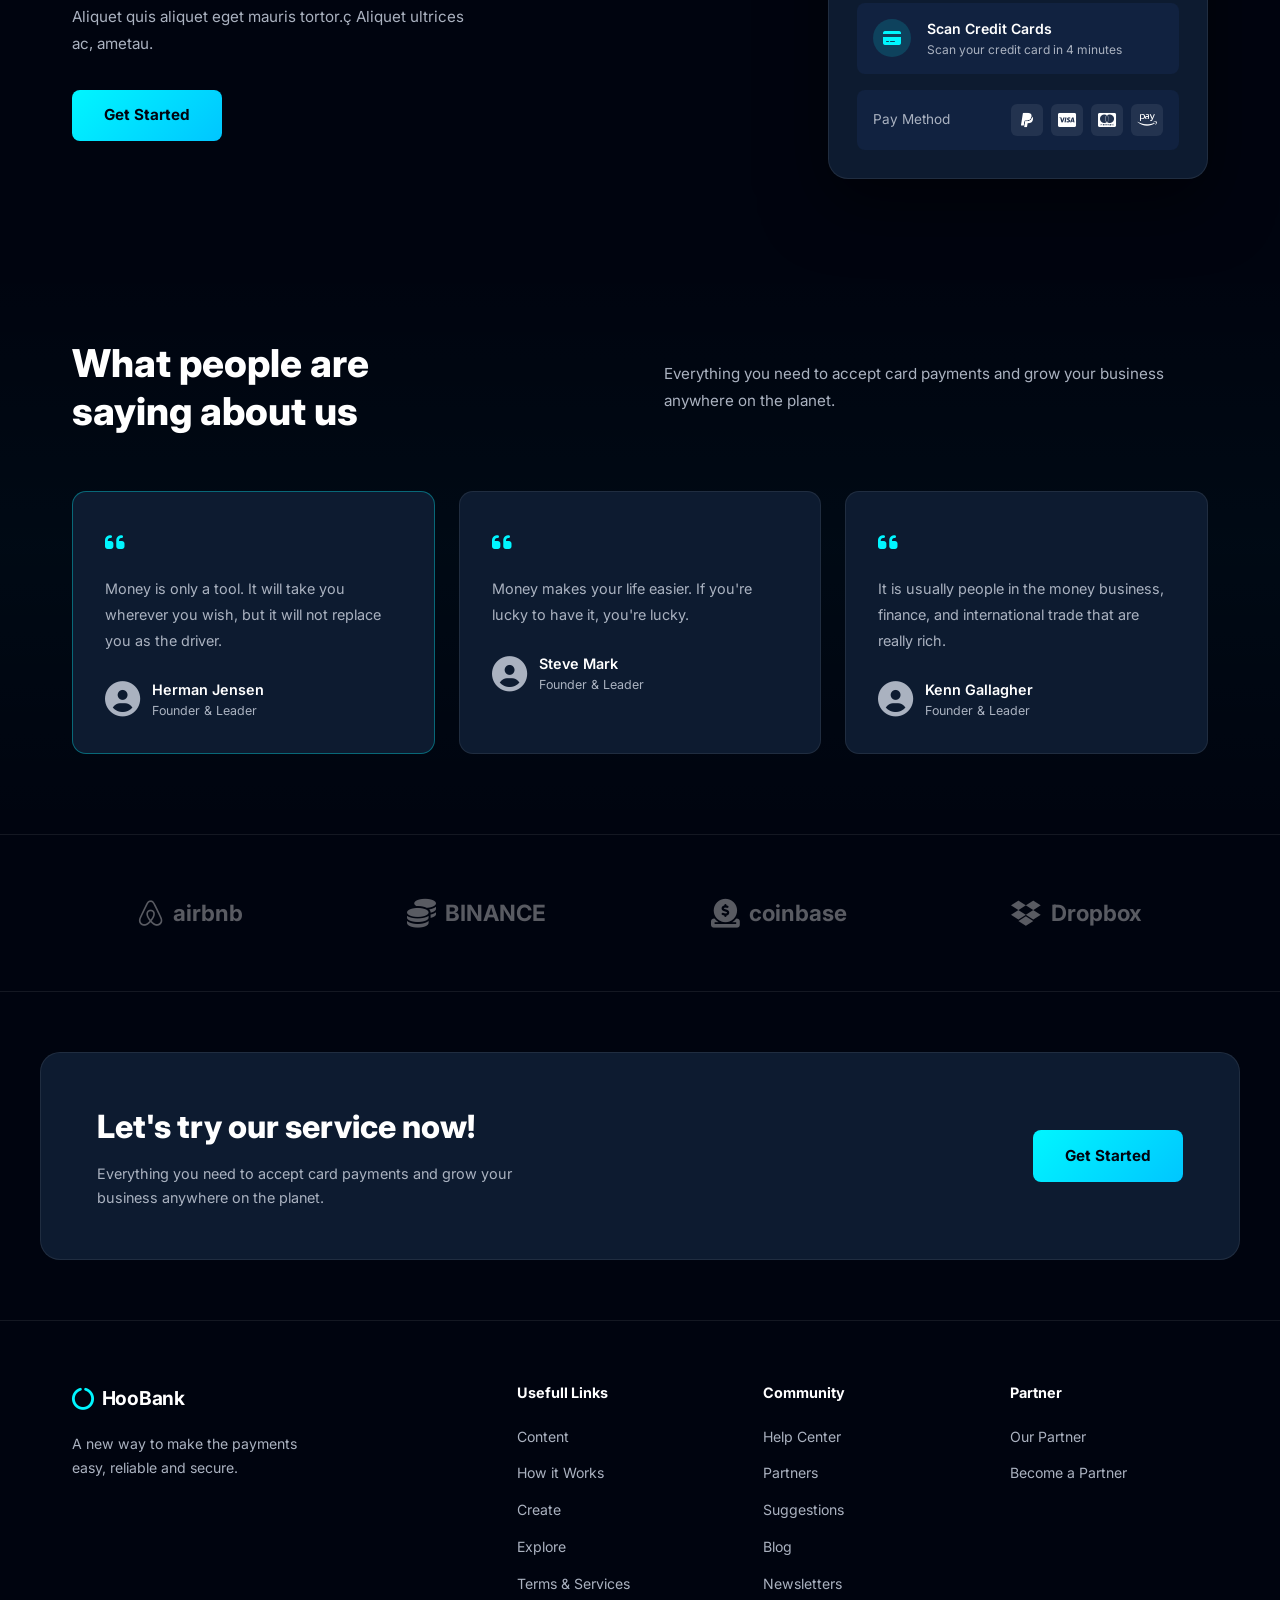
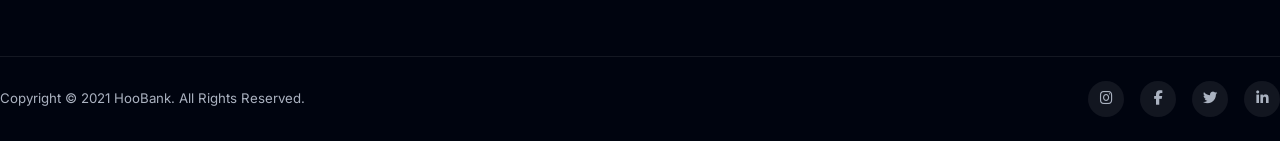
<file: solution.html>
<!DOCTYPE html>
<html lang="en">
<head>
  <meta charset="UTF-8" />
  <meta name="viewport" content="width=device-width, initial-scale=1.0"/>
  <title>HooBank – Solutions</title>
  <link rel="stylesheet" href="css/style.css" />
  <link rel="stylesheet" href="css/solutions.css" />
  <link rel="preconnect" href="https://fonts.googleapis.com"/>
  <link rel="preconnect" href="https://fonts.gstatic.com" crossorigin/>
  <link href="https://fonts.googleapis.com/css2?family=Inter:wght@300;400;500;600;700;800;900&display=swap" rel="stylesheet"/>
  <link rel="stylesheet" href="https://cdnjs.cloudflare.com/ajax/libs/font-awesome/6.5.0/css/all.min.css"/>
</head>
<body>

  <!-- ============================================================
       NAVBAR
  ============================================================ -->
  <header class="navbar">
    <div class="nav-container">
      <a href="index.html" class="nav-logo">
        <span class="logo-icon"><i class="fas fa-circle-notch"></i></span>
        <span class="logo-text">HooBank</span>
      </a>
      <nav class="nav-links">
        <a href="index.html" class="nav-link">Home</a>
        <a href="about.html" class="nav-link">About Us</a>
        <a href="features.html" class="nav-link">Features</a>
        <a href="solution.html" class="nav-link active">Solution</a>
      </nav>
    </div>
  </header>

  <!-- ============================================================
       HERO / BUSINESS SECTION
  ============================================================ -->
  <section class="sol-business">
    <div class="sol-container sol-business__inner">

      <!-- Left -->
      <div class="sol-business__left">
        <h2 class="sol-business__heading">
          You do the business,<br/>
          <span class="sol-gradient-text">we'll handle the money.</span>
        </h2>
        <p class="sol-business__desc">
          With the right credit card, you can improve your financial life
          by building credit, earning rewards and saving money. But with
          hundreds of credit cards on the market.
        </p>
        <a href="get-started.html" class="sol-btn-primary">Get Started</a>
      </div>

      <!-- Right – feature cards -->
      <div class="sol-business__right">

        <div class="sol-feature-card sol-feature-card--highlight">
          <div class="sol-feature-card__icon sol-icon--star">
            <i class="fas fa-star"></i>
          </div>
          <div>
            <h4 class="sol-feature-card__title">Rewards</h4>
            <p class="sol-feature-card__text">
              The best credit cards offer some tantalizing combinations of promotions and prizes.
            </p>
          </div>
        </div>

        <div class="sol-feature-card sol-feature-card--dark">
          <div class="sol-feature-card__icon sol-icon--shield">
            <i class="fas fa-shield-halved"></i>
          </div>
          <div>
            <h4 class="sol-feature-card__title">100% Secured</h4>
            <p class="sol-feature-card__text">
              We take proactive steps make sure your information and transactions are secure.
            </p>
          </div>
        </div>

        <div class="sol-feature-card sol-feature-card--dark">
          <div class="sol-feature-card__icon sol-icon--transfer">
            <i class="fas fa-paper-plane"></i>
          </div>
          <div>
            <h4 class="sol-feature-card__title">Balance Transfer</h4>
            <p class="sol-feature-card__text">
              A balance transfer credit card can save you a lot of money in interest charges.
            </p>
          </div>
        </div>

      </div>
    </div>
  </section>

  <!-- ============================================================
       BILLING SECTION
  ============================================================ -->
  <section class="sol-billing">
    <div class="sol-container sol-billing__inner">

      <!-- Left – mock UI card -->
      <div class="sol-billing__left">
        <div class="sol-billing-card">
          <!-- Paypal row -->
          <div class="sol-bc__paypal-row">
            <div class="sol-bc__paypal-logo">
              <i class="fab fa-paypal"></i>
              <span>Paypal</span>
              <span class="sol-bc__checked"><i class="fas fa-circle-check"></i></span>
            </div>
            <div class="sol-bc__balance-row">
              <span class="sol-bc__label">Balance</span>
              <div class="sol-bc__balance-val">
                <span>$230</span>
                <button class="sol-bc__change-btn">Change</button>
              </div>
            </div>
            <button class="sol-bc__pay-btn">Make Payment</button>
          </div>

          <!-- Last transactions -->
          <div class="sol-bc__transactions">
            <p class="sol-bc__tx-title">Last Transaction</p>

            <div class="sol-bc__tx-item">
              <div class="sol-bc__tx-avatar sol-avatar--pink">
                <i class="fas fa-basketball"></i>
              </div>
              <div class="sol-bc__tx-info">
                <span class="sol-bc__tx-name">Dribbble Pro</span>
                <span class="sol-bc__tx-time">5 days ago</span>
              </div>
              <span class="sol-bc__tx-amount sol-amount--neg">- $250.93</span>
            </div>

            <div class="sol-bc__tx-item">
              <div class="sol-bc__tx-avatar sol-avatar--red">
                <i class="fas fa-n"></i>
              </div>
              <div class="sol-bc__tx-info">
                <span class="sol-bc__tx-name">Netflix</span>
                <span class="sol-bc__tx-time">1 days ago</span>
              </div>
              <span class="sol-bc__tx-amount sol-amount--neg">- $250.93</span>
            </div>

            <div class="sol-bc__tx-item">
              <div class="sol-bc__tx-avatar sol-avatar--blue">
                <i class="fas fa-building-columns"></i>
              </div>
              <div class="sol-bc__tx-info">
                <span class="sol-bc__tx-name">Manulife Cash</span>
                <span class="sol-bc__tx-time">4 days ago</span>
              </div>
              <span class="sol-bc__tx-amount sol-amount--neg">- $250.83</span>
            </div>
          </div>

          <!-- Success badge -->
          <div class="sol-bc__success">
            <i class="fas fa-circle-check"></i>
            <span>Great! Your Payment is successfully.</span>
          </div>
        </div>
      </div>

      <!-- Right – text -->
      <div class="sol-billing__right">
        <h2 class="sol-billing__heading">
          Easily control your<br/>
          <span class="sol-gradient-text">billing &amp; invoicing.</span>
        </h2>
        <p class="sol-billing__desc">
          Elit enim sed massa etiam. Mauris eu adipiscing ultrices ametodio aenean neque.
          Fusce ipsum orci rhoncus aliporttitor integer platea placerat.
        </p>
        <div class="sol-store-badges">
          <a href="#" class="sol-store-badge">
            <i class="fab fa-apple"></i>
            <div>
              <span class="sol-store-badge__sub">Download on the</span>
              <span class="sol-store-badge__name">App Store</span>
            </div>
          </a>
          <a href="#" class="sol-store-badge">
            <i class="fab fa-google-play"></i>
            <div>
              <span class="sol-store-badge__sub">Get it on</span>
              <span class="sol-store-badge__name">Google Play</span>
            </div>
          </a>
        </div>
      </div>

    </div>
  </section>

  <!-- ============================================================
       CARD DEAL SECTION
  ============================================================ -->
  <section class="sol-carddeal">
    <div class="sol-container sol-carddeal__inner">

      <!-- Left – text -->
      <div class="sol-carddeal__left">
        <h2 class="sol-carddeal__heading">
          Find a better card deal<br/>
          <span class="sol-gradient-text">in few easy steps.</span>
        </h2>
        <p class="sol-carddeal__desc">
          Arcu tortor, purus in mattis at sed integer faucibus. Aliquet quis aliquet eget
          mauris tortor.ç Aliquet ultrices ac, ametau.
        </p>
        <a href="get-started.html" class="sol-btn-primary">Get Started</a>
      </div>

      <!-- Right – analysis mock card -->
      <div class="sol-carddeal__right">
        <div class="sol-analysis-card">
          <div class="sol-ac__header">
            <span class="sol-ac__title">Online Analysis</span>
            <div class="sol-ac__amounts">
              <span class="sol-ac__val sol-ac__val--pos">$1,336.87</span>
              <span class="sol-ac__val sol-ac__val--neg">$3,509M</span>
            </div>
          </div>

          <!-- Chart bars mock -->
          <div class="sol-ac__chart">
            <div class="sol-ac__bar-group">
              <div class="sol-ac__bar" style="height:40%"></div>
              <div class="sol-ac__bar sol-ac__bar--cyan" style="height:70%"></div>
              <div class="sol-ac__bar" style="height:55%"></div>
              <div class="sol-ac__bar sol-ac__bar--cyan" style="height:80%"></div>
              <div class="sol-ac__bar" style="height:45%"></div>
              <div class="sol-ac__bar sol-ac__bar--cyan" style="height:65%"></div>
              <div class="sol-ac__bar" style="height:30%"></div>
            </div>
          </div>

          <!-- Scan credit cards row -->
          <div class="sol-ac__scan-row">
            <div class="sol-ac__scan-icon"><i class="fas fa-credit-card"></i></div>
            <div>
              <p class="sol-ac__scan-title">Scan Credit Cards</p>
              <p class="sol-ac__scan-sub">Scan your credit card in 4 minutes</p>
            </div>
          </div>

          <!-- Pay method row -->
          <div class="sol-ac__pay-row">
            <span class="sol-ac__pay-label">Pay Method</span>
            <div class="sol-ac__pay-icons">
              <span class="sol-pay-icon"><i class="fab fa-paypal"></i></span>
              <span class="sol-pay-icon"><i class="fab fa-cc-visa"></i></span>
              <span class="sol-pay-icon"><i class="fab fa-cc-mastercard"></i></span>
              <span class="sol-pay-icon"><i class="fab fa-amazon-pay"></i></span>
            </div>
          </div>
        </div>
      </div>

    </div>
  </section>

  <!-- ============================================================
       TESTIMONIALS
  ============================================================ -->
  <section class="sol-testimonials">
    <div class="sol-container">

      <div class="sol-testimonials__header">
        <h2 class="sol-testimonials__heading">
          What people are<br/>saying about us
        </h2>
        <p class="sol-testimonials__sub">
          Everything you need to accept card payments and grow your business
          anywhere on the planet.
        </p>
      </div>

      <div class="sol-testimonials__grid">

        <div class="sol-tcard sol-tcard--active">
          <div class="sol-tcard__quote"><i class="fas fa-quote-left"></i></div>
          <p class="sol-tcard__text">
            Money is only a tool. It will take you wherever you wish, but it will
            not replace you as the driver.
          </p>
          <div class="sol-tcard__author">
            <div class="sol-tcard__avatar">
              <i class="fas fa-user-circle"></i>
            </div>
            <div>
              <p class="sol-tcard__name">Herman Jensen</p>
              <p class="sol-tcard__role">Founder &amp; Leader</p>
            </div>
          </div>
        </div>

        <div class="sol-tcard">
          <div class="sol-tcard__quote"><i class="fas fa-quote-left"></i></div>
          <p class="sol-tcard__text">
            Money makes your life easier. If you're lucky to have it, you're lucky.
          </p>
          <div class="sol-tcard__author">
            <div class="sol-tcard__avatar">
              <i class="fas fa-user-circle"></i>
            </div>
            <div>
              <p class="sol-tcard__name">Steve Mark</p>
              <p class="sol-tcard__role">Founder &amp; Leader</p>
            </div>
          </div>
        </div>

        <div class="sol-tcard">
          <div class="sol-tcard__quote"><i class="fas fa-quote-left"></i></div>
          <p class="sol-tcard__text">
            It is usually people in the money business, finance, and international
            trade that are really rich.
          </p>
          <div class="sol-tcard__author">
            <div class="sol-tcard__avatar">
              <i class="fas fa-user-circle"></i>
            </div>
            <div>
              <p class="sol-tcard__name">Kenn Gallagher</p>
              <p class="sol-tcard__role">Founder &amp; Leader</p>
            </div>
          </div>
        </div>

      </div>
    </div>
  </section>

  <!-- ============================================================
       PARTNERS / LOGOS
  ============================================================ -->
  <section class="sol-partners">
    <div class="sol-container sol-partners__inner">
      <div class="sol-partner-logo">
        <i class="fab fa-airbnb"></i>
        <span>airbnb</span>
      </div>
      <div class="sol-partner-logo">
        <i class="fas fa-coins"></i>
        <span>BINANCE</span>
      </div>
      <div class="sol-partner-logo">
        <i class="fas fa-circle-dollar-to-slot"></i>
        <span>coinbase</span>
      </div>
      <div class="sol-partner-logo">
        <i class="fab fa-dropbox"></i>
        <span>Dropbox</span>
      </div>
    </div>
  </section>

  <!-- ============================================================
       CTA BANNER
  ============================================================ -->
  <section class="sol-cta">
    <div class="sol-container sol-cta__inner">
      <div class="sol-cta__left">
        <h2 class="sol-cta__heading">Let's try our service now!</h2>
        <p class="sol-cta__sub">
          Everything you need to accept card payments and grow your business
          anywhere on the planet.
        </p>
      </div>
      <a href="get-started.html" class="sol-btn-primary">Get Started</a>
    </div>
  </section>

  <!-- ============================================================
       FOOTER
  ============================================================ -->
  <footer class="sol-footer">
    <div class="sol-container sol-footer__top">

      <!-- Brand -->
      <div class="sol-footer__brand">
        <a href="index.html" class="nav-logo sol-footer__logo">
          <span class="logo-icon"><i class="fas fa-circle-notch"></i></span>
          <span class="logo-text">HooBank</span>
        </a>
        <p class="sol-footer__brand-desc">
          A new way to make the payments easy, reliable and secure.
        </p>
      </div>

      <!-- Useful Links -->
      <div class="sol-footer__col">
        <h5 class="sol-footer__col-title">Usefull Links</h5>
        <ul class="sol-footer__list">
          <li><a href="#">Content</a></li>
          <li><a href="#">How it Works</a></li>
          <li><a href="#">Create</a></li>
          <li><a href="#">Explore</a></li>
          <li><a href="#">Terms &amp; Services</a></li>
        </ul>
      </div>

      <!-- Community -->
      <div class="sol-footer__col">
        <h5 class="sol-footer__col-title">Community</h5>
        <ul class="sol-footer__list">
          <li><a href="#">Help Center</a></li>
          <li><a href="#">Partners</a></li>
          <li><a href="#">Suggestions</a></li>
          <li><a href="#">Blog</a></li>
          <li><a href="#">Newsletters</a></li>
        </ul>
      </div>

      <!-- Partner -->
      <div class="sol-footer__col">
        <h5 class="sol-footer__col-title">Partner</h5>
        <ul class="sol-footer__list">
          <li><a href="#">Our Partner</a></li>
          <li><a href="#">Become a Partner</a></li>
        </ul>
      </div>

    </div>

    <div class="sol-footer__bottom">
      <p class="sol-footer__copy">Copyright &copy; 2021 HooBank. All Rights Reserved.</p>
      <div class="sol-footer__socials">
        <a href="#" class="sol-social-icon"><i class="fab fa-instagram"></i></a>
        <a href="#" class="sol-social-icon"><i class="fab fa-facebook-f"></i></a>
        <a href="#" class="sol-social-icon"><i class="fab fa-twitter"></i></a>
        <a href="#" class="sol-social-icon"><i class="fab fa-linkedin-in"></i></a>
      </div>
    </div>
  </footer>

</body>
</html>
</file>
<file: css/style.css>
/* ============================================================
   RESET & BASE
============================================================ */
*, *::before, *::after {
  margin: 0;
  padding: 0;
  box-sizing: border-box;
}

:root {
  --bg-dark:       #04070d;
  --bg-section:    #060c18;
  --bg-card:       #0d1b2e;
  --bg-card-hover: #112240;
  --bg-cta:        #0e1f38;
  --accent:        #00d4d8;
  --accent-dim:    #00b5b9;
  --accent-glow:   rgba(0, 212, 216, 0.15);
  --white:         #ffffff;
  --white-80:      rgba(255,255,255,0.80);
  --white-60:      rgba(255,255,255,0.60);
  --white-30:      rgba(255,255,255,0.30);
  --white-10:      rgba(255,255,255,0.10);
  --grey:          #8392a5;
  --font:          'Inter', sans-serif;
  --radius:        12px;
  --radius-lg:     20px;
  --radius-sm:     8px;
  --transition:    0.3s ease;
  --shadow:        0 8px 32px rgba(0,0,0,0.5);
}

html { scroll-behavior: smooth; }

body {
  font-family: var(--font);
  background: var(--bg-dark);
  color: var(--white);
  line-height: 1.6;
  overflow-x: hidden;
}

a { text-decoration: none; color: inherit; }

ul { list-style: none; }

/* ============================================================
   BUTTONS
============================================================ */
.btn-primary {
  display: inline-flex;
  align-items: center;
  gap: 8px;
  background: var(--accent);
  color: #000;
  font-family: var(--font);
  font-weight: 700;
  font-size: 0.9rem;
  padding: 14px 28px;
  border-radius: 10px;
  border: none;
  cursor: pointer;
  transition: background var(--transition), transform var(--transition), box-shadow var(--transition);
  white-space: nowrap;
}

.btn-primary:hover {
  background: var(--accent-dim);
  transform: translateY(-2px);
  box-shadow: 0 8px 24px rgba(0, 212, 216, 0.35);
}

.btn-primary--lg {
  padding: 16px 36px;
  font-size: 1rem;
}

.btn-outline {
  display: inline-flex;
  align-items: center;
  gap: 8px;
  background: transparent;
  color: var(--white);
  font-family: var(--font);
  font-weight: 600;
  font-size: 0.9rem;
  padding: 12px 28px;
  border-radius: 10px;
  border: 1.5px solid var(--white-30);
  cursor: pointer;
  transition: border-color var(--transition), background var(--transition), transform var(--transition);
  white-space: nowrap;
}

.btn-outline:hover {
  border-color: var(--accent);
  background: var(--accent-glow);
  transform: translateY(-2px);
}

/* ============================================================
   NAVBAR
============================================================ */
.navbar {
  position: fixed;
  top: 0;
  left: 0;
  right: 0;
  z-index: 1000;
  padding: 18px 0;
  background: rgba(4, 7, 13, 0.85);
  backdrop-filter: blur(12px);
  border-bottom: 1px solid var(--white-10);
}

.nav-container {
  max-width: 1200px;
  margin: 0 auto;
  padding: 0 40px;
  display: flex;
  align-items: center;
  justify-content: space-between;
}

.nav-logo {
  display: flex;
  align-items: center;
  gap: 8px;
  font-size: 1.25rem;
  font-weight: 800;
  color: var(--white);
  letter-spacing: -0.3px;
}

.logo-icon {
  color: var(--accent);
  font-size: 1.4rem;
}

.nav-links {
  display: flex;
  align-items: center;
  gap: 36px;
}

.nav-link {
  font-size: 0.92rem;
  font-weight: 500;
  color: var(--white-80);
  transition: color var(--transition);
}

.nav-link:hover,
.nav-link.active {
  color: var(--white);
}

/* ============================================================
   HERO SECTION
============================================================ */
.hero {
  min-height: 100vh;
  background: var(--bg-dark);
  display: flex;
  flex-direction: column;
  justify-content: center;
  padding-top: 90px;
  position: relative;
  overflow: hidden;
}

/* background radial glow */
.hero::before {
  content: '';
  position: absolute;
  top: -100px;
  right: -100px;
  width: 600px;
  height: 600px;
  background: radial-gradient(circle, rgba(0,212,216,0.08) 0%, transparent 70%);
  pointer-events: none;
}

.hero-container {
  max-width: 1200px;
  margin: 0 auto;
  padding: 60px 40px 40px;
  display: grid;
  grid-template-columns: 1fr 1fr;
  align-items: center;
  gap: 60px;
}

/* -- LEFT -- */
.hero-badge {
  display: inline-flex;
  align-items: center;
  gap: 8px;
  font-size: 0.78rem;
  font-weight: 600;
  color: var(--accent);
  letter-spacing: 0.08em;
  text-transform: uppercase;
  margin-bottom: 20px;
}

.hero-badge i { font-size: 0.85rem; }
.hero-badge strong { color: var(--white); }

.hero-title {
  font-size: clamp(2.4rem, 5vw, 3.5rem);
  font-weight: 800;
  line-height: 1.1;
  letter-spacing: -1px;
  color: var(--white);
  margin-bottom: 20px;
}

.accent { color: var(--accent); }

.hero-desc {
  font-size: 0.93rem;
  color: var(--grey);
  line-height: 1.8;
  margin-bottom: 36px;
}

/* -- RIGHT -- */
.hero-right {
  position: relative;
  height: 420px;
  display: flex;
  align-items: center;
  justify-content: center;
}

/* Floating orbs */
.orb {
  position: absolute;
  border-radius: 50%;
  background: radial-gradient(circle, var(--accent) 0%, var(--accent-dim) 40%, transparent 70%);
  opacity: 0.7;
  animation: float 4s ease-in-out infinite;
}
.orb-teal { }
.orb-top-right  { width: 50px; height: 50px; top: 10px; right: 30px; animation-delay: 0s; }
.orb-mid-right  { width: 35px; height: 35px; top: 50%; right: -10px; animation-delay: 1.5s; }
.orb-bottom-left{ width: 28px; height: 28px; bottom: 40px; left: 30px; animation-delay: 0.8s; }

@keyframes float {
  0%, 100% { transform: translateY(0px); }
  50%       { transform: translateY(-12px); }
}

/* Card stack */
.card-stack {
  position: relative;
  width: 300px;
  height: 180px;
  margin-bottom: 30px;
}

.card-visual {
  position: absolute;
  width: 280px;
  height: 170px;
  border-radius: 18px;
  padding: 22px 24px;
  display: flex;
  flex-direction: column;
  justify-content: space-between;
}

.card-back {
  background: linear-gradient(135deg, #1a3a5c 0%, #0a2040 100%);
  transform: rotate(-6deg) translateY(30px) translateX(30px);
  z-index: 1;
  border: 1px solid rgba(255,255,255,0.12);
}

.card-front {
  background: linear-gradient(135deg, #00d4d8 0%, #007a8c 50%, #003a55 100%);
  z-index: 2;
  transform: rotate(2deg);
  box-shadow: 0 20px 50px rgba(0,0,0,0.5);
}

.card-chip {
  width: 36px;
  height: 28px;
  background: linear-gradient(135deg, #d4af37, #b8961e);
  border-radius: 5px;
}

.card-chip2 {
  width: 36px;
  height: 28px;
  background: linear-gradient(135deg, #ffe066, #d4af37);
  border-radius: 5px;
}

.card-number, .card-number-front {
  font-size: 0.78rem;
  font-weight: 600;
  letter-spacing: 3px;
  color: rgba(255,255,255,0.85);
  font-family: 'Courier New', monospace;
}

.card-top-row, .card-bottom-row {
  display: flex;
  justify-content: space-between;
  align-items: center;
}

.card-brand { font-weight: 800; font-size: 0.95rem; }
.card-visa  { font-size: 1.6rem; }

.card-bottom-row { font-size: 0.75rem; font-weight: 600; letter-spacing: 1px; }

/* Robot hand */
.robot-hand {
  position: absolute;
  bottom: 0;
  left: 50%;
  transform: translateX(-50%);
  z-index: 0;
}

.robot-palm {
  width: 140px;
  height: 120px;
  background: linear-gradient(180deg, #1e3a5c 0%, #0a1f35 100%);
  border-radius: 20px 20px 0 0;
  position: relative;
  display: flex;
  gap: 4px;
  align-items: flex-start;
  padding: 0 10px;
  border: 1px solid rgba(255,255,255,0.12);
  box-shadow: 0 -8px 30px rgba(0,212,216,0.15);
}

.robot-finger {
  width: 20px;
  height: 55px;
  background: linear-gradient(180deg, #2a4e78 0%, #1a3a5c 100%);
  border-radius: 8px 8px 0 0;
  margin-top: -20px;
  border: 1px solid rgba(255,255,255,0.1);
}

.robot-thumb {
  position: absolute;
  left: -22px;
  bottom: 20px;
  width: 18px;
  height: 40px;
  background: linear-gradient(180deg, #2a4e78 0%, #1a3a5c 100%);
  border-radius: 8px;
  border: 1px solid rgba(255,255,255,0.1);
  transform: rotate(-15deg);
}

/* Stats bar */
.stats-bar {
  background: var(--bg-card);
  border-top: 1px solid var(--white-10);
  margin-top: 40px;
}

.stats-container {
  max-width: 1200px;
  margin: 0 auto;
  padding: 32px 40px;
  display: flex;
  align-items: center;
  gap: 60px;
}

.stat-item {
  display: flex;
  align-items: baseline;
  gap: 14px;
}

.stat-number {
  font-size: 2rem;
  font-weight: 800;
  color: var(--white);
  letter-spacing: -1px;
}

.stat-label {
  font-size: 0.75rem;
  font-weight: 600;
  color: var(--grey);
  letter-spacing: 0.08em;
  text-transform: uppercase;
}

.stat-divider {
  width: 1px;
  height: 40px;
  background: var(--white-30);
}

/* ============================================================
   FEATURES SECTION
============================================================ */
.features {
  background: var(--bg-dark);
  padding: 110px 0;
}

.features-container {
  max-width: 1200px;
  margin: 0 auto;
  padding: 0 40px;
  display: grid;
  grid-template-columns: 1fr 1fr;
  align-items: center;
  gap: 80px;
}

.features-title {
  font-size: clamp(1.8rem, 3vw, 2.6rem);
  font-weight: 800;
  line-height: 1.2;
  letter-spacing: -0.5px;
  margin-bottom: 20px;
  color: var(--white);
}

.features-desc {
  font-size: 0.93rem;
  color: var(--grey);
  line-height: 1.8;
  margin-bottom: 36px;
}

/* Feature cards (right column) */
.feature-card {
  display: flex;
  align-items: flex-start;
  gap: 16px;
  padding: 20px 22px;
  border-radius: var(--radius);
  margin-bottom: 16px;
  background: transparent;
  border: 1px solid transparent;
  transition: background var(--transition), border-color var(--transition);
}

.feature-card:hover {
  background: var(--bg-card);
  border-color: var(--white-10);
}

.feature-card--shield {
  background: var(--bg-card);
  border-color: var(--white-10);
}

.feature-icon {
  width: 44px;
  height: 44px;
  border-radius: 50%;
  display: flex;
  align-items: center;
  justify-content: center;
  flex-shrink: 0;
  font-size: 1.1rem;
}

.feature-icon--star    { background: rgba(255, 200, 0, 0.15); color: #ffc800; }
.feature-icon--shield  { background: rgba(0, 212, 216, 0.15); color: var(--accent); }
.feature-icon--transfer{ background: rgba(130, 100, 255, 0.15); color: #8264ff; }

.feature-content h4 {
  font-size: 1rem;
  font-weight: 700;
  margin-bottom: 4px;
  color: var(--white);
}

.feature-content p {
  font-size: 0.85rem;
  color: var(--grey);
  line-height: 1.6;
}

/* ============================================================
   BILLING SECTION
============================================================ */
.billing {
  background: var(--bg-section);
  padding: 110px 0;
}

.billing-container {
  max-width: 1200px;
  margin: 0 auto;
  padding: 0 40px;
  display: grid;
  grid-template-columns: 1fr 1fr;
  align-items: center;
  gap: 80px;
}

/* Paypal card */
.paypal-card {
  background: var(--bg-card);
  border: 1px solid var(--white-10);
  border-radius: var(--radius-lg);
  padding: 22px;
  margin-bottom: 16px;
  box-shadow: var(--shadow);
  width: 260px;
}

.paypal-header {
  display: flex;
  align-items: center;
  justify-content: space-between;
  margin-bottom: 18px;
}

.paypal-logo-wrap {
  display: flex;
  align-items: center;
  gap: 10px;
}

.paypal-icon {
  font-size: 2rem;
  color: #003087;
  background: #fff;
  border-radius: 50%;
  width: 44px;
  height: 44px;
  display: flex;
  align-items: center;
  justify-content: center;
  padding: 8px;
}

.paypal-title {
  font-weight: 700;
  font-size: 0.95rem;
}

.paypal-subtitle {
  font-size: 0.75rem;
  color: var(--grey);
}

.paypal-balance-row {
  display: flex;
  align-items: center;
  justify-content: space-between;
  margin-bottom: 14px;
}

.balance-label {
  font-size: 0.7rem;
  color: var(--grey);
  font-weight: 600;
  letter-spacing: 0.05em;
}

.balance-amount {
  font-size: 1.5rem;
  font-weight: 800;
}

.btn-change {
  background: transparent;
  border: 1.5px solid var(--white-30);
  color: var(--white-80);
  font-size: 0.78rem;
  font-weight: 600;
  padding: 6px 14px;
  border-radius: 6px;
  cursor: pointer;
  font-family: var(--font);
  transition: border-color var(--transition);
}

.btn-change:hover { border-color: var(--accent); }

.btn-pay {
  width: 100%;
  background: var(--accent);
  color: #000;
  font-family: var(--font);
  font-weight: 700;
  font-size: 0.9rem;
  padding: 12px;
  border-radius: 8px;
  border: none;
  cursor: pointer;
  transition: background var(--transition);
}

.btn-pay:hover { background: var(--accent-dim); }

/* Transaction card */
.transaction-card {
  background: var(--bg-card);
  border: 1px solid var(--white-10);
  border-radius: var(--radius-lg);
  padding: 20px 22px;
  box-shadow: var(--shadow);
  width: 280px;
  margin-left: 20px;
}

.tx-title {
  font-size: 0.95rem;
  font-weight: 700;
  margin-bottom: 16px;
}

.tx-item {
  display: flex;
  align-items: center;
  gap: 12px;
  margin-bottom: 14px;
}

.tx-avatar {
  width: 38px;
  height: 38px;
  border-radius: 50%;
  display: flex;
  align-items: center;
  justify-content: center;
  font-size: 1rem;
  font-weight: 700;
  flex-shrink: 0;
}

.tx-avatar--dribbble { background: rgba(234, 76, 137, 0.2); color: #ea4c89; }
.tx-avatar--netflix  { background: rgba(229, 9, 20, 0.2);  color: #e50914; }
.tx-avatar--manulife { background: rgba(0, 212, 216, 0.2); color: var(--accent); }

.tx-info { flex: 1; }
.tx-name { font-size: 0.85rem; font-weight: 600; }
.tx-date { font-size: 0.72rem; color: var(--grey); }

.tx-amount { font-size: 0.82rem; font-weight: 700; }
.tx-amount.debit { color: #4cde80; }
.tx-amount.credit { color: #ff5a5a; }

.tx-success {
  display: flex;
  align-items: center;
  gap: 8px;
  background: rgba(76, 222, 128, 0.1);
  border: 1px solid rgba(76,222,128,0.2);
  border-radius: 8px;
  padding: 9px 12px;
  font-size: 0.78rem;
  color: #4cde80;
  font-weight: 600;
  margin-top: 4px;
}

/* Billing right */
.billing-title {
  font-size: clamp(1.8rem, 3vw, 2.5rem);
  font-weight: 800;
  line-height: 1.2;
  letter-spacing: -0.5px;
  margin-bottom: 20px;
}

.billing-desc {
  font-size: 0.93rem;
  color: var(--grey);
  line-height: 1.8;
  margin-bottom: 36px;
}

.store-badges {
  display: flex;
  gap: 16px;
}

.store-badge {
  display: flex;
  align-items: center;
  gap: 10px;
  background: #000;
  border: 1.5px solid var(--white-30);
  padding: 10px 18px;
  border-radius: 10px;
  font-size: 0.85rem;
  font-weight: 600;
  transition: border-color var(--transition), background var(--transition);
}

.store-badge:hover {
  border-color: var(--accent);
  background: var(--bg-card);
}

.store-badge i { font-size: 1.6rem; }
.store-badge small { display: block; font-size: 0.65rem; color: var(--grey); font-weight: 400; }

/* ============================================================
   DEAL SECTION
============================================================ */
.deal {
  background: var(--bg-dark);
  padding: 110px 0;
}

.deal-container {
  max-width: 1200px;
  margin: 0 auto;
  padding: 0 40px;
  display: grid;
  grid-template-columns: 1fr 1fr;
  align-items: center;
  gap: 80px;
}

.deal-title {
  font-size: clamp(1.8rem, 3vw, 2.5rem);
  font-weight: 800;
  line-height: 1.2;
  letter-spacing: -0.5px;
  margin-bottom: 20px;
}

.deal-desc {
  font-size: 0.93rem;
  color: var(--grey);
  line-height: 1.8;
  margin-bottom: 36px;
}

/* Analysis widget */
.analysis-widget {
  background: var(--bg-card);
  border: 1px solid var(--white-10);
  border-radius: var(--radius-lg);
  padding: 22px;
  box-shadow: var(--shadow);
  width: 100%;
  max-width: 360px;
}

.analysis-header {
  display: flex;
  justify-content: space-between;
  align-items: center;
  font-size: 0.85rem;
  font-weight: 700;
  margin-bottom: 14px;
}

.analysis-stats {
  display: flex;
  gap: 16px;
}

.stat-green { color: #4cde80; font-size: 0.75rem; font-weight: 700; line-height: 1.3; }
.stat-white { color: var(--white-80); font-size: 0.75rem; font-weight: 700; line-height: 1.3; }
.stat-green small, .stat-white small { color: var(--grey); font-weight: 500; }

.mini-chart svg {
  width: 100%;
  height: 70px;
  display: block;
}

.chart-labels {
  display: flex;
  justify-content: space-between;
  font-size: 0.65rem;
  color: var(--grey);
  margin-top: 4px;
  margin-bottom: 14px;
}

.scan-row { margin-bottom: 14px; }

.scan-card {
  display: flex;
  align-items: center;
  gap: 12px;
  background: var(--bg-dark);
  border-radius: 10px;
  padding: 12px 14px;
}

.scan-icon {
  width: 36px;
  height: 36px;
  background: rgba(0,212,216,0.15);
  border-radius: 8px;
  display: flex;
  align-items: center;
  justify-content: center;
  color: var(--accent);
  font-size: 1rem;
}

.scan-label { font-size: 0.82rem; font-weight: 700; }
.scan-sub   { font-size: 0.7rem; color: var(--grey); line-height: 1.4; }

.pay-method {
  display: flex;
  align-items: center;
  justify-content: space-between;
  background: var(--bg-dark);
  border-radius: 10px;
  padding: 12px 14px;
}

.pay-label { font-size: 0.8rem; font-weight: 600; }

.pay-icons { display: flex; gap: 8px; }

.pay-icon {
  width: 32px;
  height: 32px;
  background: var(--bg-card-hover);
  border-radius: 6px;
  display: flex;
  align-items: center;
  justify-content: center;
  font-size: 0.9rem;
  color: var(--white-80);
  font-weight: 700;
  font-size: 0.7rem;
}

/* ============================================================
   TESTIMONIALS SECTION
============================================================ */
.testimonials {
  background: var(--bg-section);
  padding: 110px 0;
}

.testimonials-container {
  max-width: 1200px;
  margin: 0 auto;
  padding: 0 40px;
}

.testimonials-top {
  display: grid;
  grid-template-columns: 1fr 1fr;
  align-items: end;
  gap: 40px;
  margin-bottom: 60px;
}

.testimonials-title {
  font-size: clamp(1.8rem, 3vw, 2.5rem);
  font-weight: 800;
  line-height: 1.2;
  letter-spacing: -0.5px;
}

.testimonials-sub {
  font-size: 0.93rem;
  color: var(--grey);
  line-height: 1.8;
}

/* Testimonial cards */
.testimonials-grid {
  display: grid;
  grid-template-columns: repeat(3, 1fr);
  gap: 20px;
}

.testimonial-card {
  background: var(--bg-card);
  border: 1px solid var(--white-10);
  border-radius: var(--radius-lg);
  padding: 28px;
  transition: border-color var(--transition), transform var(--transition);
}

.testimonial-card--active {
  background: var(--bg-card-hover);
  border-color: var(--white-30);
}

.testimonial-card:hover {
  border-color: var(--accent);
  transform: translateY(-4px);
}

.quote-mark {
  color: var(--accent);
  font-size: 1.6rem;
  margin-bottom: 14px;
  opacity: 0.8;
}

.testimonial-card p {
  font-size: 0.88rem;
  color: var(--white-80);
  line-height: 1.75;
  margin-bottom: 24px;
}

.testimonial-author {
  display: flex;
  align-items: center;
  gap: 12px;
}

.author-avatar {
  font-size: 2.2rem;
  color: var(--grey);
  line-height: 1;
}

.author-name {
  font-size: 0.9rem;
  font-weight: 700;
}

.author-role {
  font-size: 0.75rem;
  color: var(--grey);
}

/* ============================================================
   PARTNERS SECTION
============================================================ */
.partners {
  background: var(--bg-dark);
  padding: 60px 0;
  border-top: 1px solid var(--white-10);
  border-bottom: 1px solid var(--white-10);
}

.partners-container {
  max-width: 1200px;
  margin: 0 auto;
  padding: 0 40px;
  display: flex;
  align-items: center;
  justify-content: center;
  gap: 70px;
  flex-wrap: wrap;
}

.partner-logo {
  display: flex;
  align-items: center;
  gap: 8px;
  font-size: 1.3rem;
  font-weight: 700;
  color: var(--white-60);
  transition: color var(--transition);
  letter-spacing: -0.3px;
}

.partner-logo i { font-size: 1.5rem; }

.partner-logo:hover { color: var(--white); }

/* ============================================================
   CTA SECTION
============================================================ */
.cta {
  background: var(--bg-dark);
  padding: 60px 0;
}

.cta-container {
  max-width: 1200px;
  margin: 0 auto;
  padding: 48px 60px;
  background: var(--bg-cta);
  border-radius: var(--radius-lg);
  display: flex;
  align-items: center;
  justify-content: space-between;
  gap: 40px;
  position: relative;
  overflow: hidden;
  border: 1px solid var(--white-10);
}

/* gradient corner */
.cta-container::before {
  content: '';
  position: absolute;
  top: -80px;
  right: -80px;
  width: 280px;
  height: 280px;
  background: radial-gradient(circle, rgba(0,212,216,0.12) 0%, transparent 70%);
  pointer-events: none;
}

.cta-title {
  font-size: clamp(1.6rem, 2.5vw, 2.2rem);
  font-weight: 800;
  line-height: 1.2;
  letter-spacing: -0.5px;
  margin-bottom: 10px;
}

.cta-desc {
  font-size: 0.9rem;
  color: var(--grey);
  line-height: 1.7;
}

/* ============================================================
   FOOTER
============================================================ */
.footer {
  background: var(--bg-section);
  border-top: 1px solid var(--white-10);
  padding: 70px 0 0;
}

.footer-container {
  max-width: 1200px;
  margin: 0 auto;
  padding: 0 40px;
  display: grid;
  grid-template-columns: 2fr 1fr 1fr 1fr;
  gap: 60px;
}

.footer-logo {
  margin-bottom: 16px;
  display: inline-flex;
}

.footer-tagline {
  font-size: 0.87rem;
  color: var(--grey);
  line-height: 1.7;
  max-width: 240px;
}

.footer-col h5 {
  font-size: 0.95rem;
  font-weight: 700;
  color: var(--white);
  margin-bottom: 20px;
}

.footer-col ul li {
  margin-bottom: 12px;
}

.footer-col ul li a {
  font-size: 0.87rem;
  color: var(--grey);
  transition: color var(--transition);
}

.footer-col ul li a:hover { color: var(--white); }

/* Footer bottom bar */
.footer-bottom {
  max-width: 1200px;
  margin: 50px auto 0;
  padding: 24px 40px;
  border-top: 1px solid var(--white-10);
  display: flex;
  align-items: center;
  justify-content: space-between;
}

.footer-bottom p {
  font-size: 0.82rem;
  color: var(--grey);
}

.footer-socials {
  display: flex;
  gap: 16px;
}

.footer-socials a {
  width: 36px;
  height: 36px;
  border-radius: 50%;
  border: 1px solid var(--white-30);
  display: flex;
  align-items: center;
  justify-content: center;
  font-size: 0.85rem;
  color: var(--white-80);
  transition: border-color var(--transition), background var(--transition), color var(--transition);
}

.footer-socials a:hover {
  border-color: var(--accent);
  background: var(--accent-glow);
  color: var(--accent);
}

/* ============================================================
   RESPONSIVE
============================================================ */
@media (max-width: 1024px) {
  .hero-container,
  .features-container,
  .billing-container,
  .deal-container {
    grid-template-columns: 1fr;
    gap: 50px;
  }

  .hero-right { display: none; }

  .testimonials-grid { grid-template-columns: 1fr; }

  .testimonials-top { grid-template-columns: 1fr; }

  .footer-container { grid-template-columns: 1fr 1fr; gap: 40px; }

  .cta-container { flex-direction: column; text-align: center; align-items: flex-start; }
}

@media (max-width: 640px) {
  .nav-links { display: none; }
  .stats-container { flex-direction: column; gap: 20px; align-items: flex-start; }
  .stat-divider { display: none; }
  .partners-container { gap: 30px; }
  .footer-container { grid-template-columns: 1fr; }
  .footer-bottom { flex-direction: column; gap: 20px; }
  .store-badges { flex-direction: column; }
}
</file>
<file: css/about.css>
/* ============================================================
   ABOUT PAGE STYLES  (about.css)
   Extends the shared style.css — add this AFTER style.css
============================================================ */

/* ============================================================
   ABOUT HERO
============================================================ */
.about-hero {
  min-height: 60vh;
  background: var(--bg-dark);
  display: flex;
  align-items: center;
  padding-top: 90px;
  position: relative;
  overflow: hidden;
}

/* Dual radial glows */
.about-hero-glow {
  position: absolute;
  inset: 0;
  pointer-events: none;
}

.about-hero-glow::before {
  content: '';
  position: absolute;
  top: -120px;
  left: -80px;
  width: 560px;
  height: 560px;
  background: radial-gradient(circle, rgba(0,212,216,0.09) 0%, transparent 70%);
}

.about-hero-glow::after {
  content: '';
  position: absolute;
  bottom: -80px;
  right: -60px;
  width: 400px;
  height: 400px;
  background: radial-gradient(circle, rgba(130,100,255,0.07) 0%, transparent 70%);
}

.about-hero-container {
  max-width: 1200px;
  margin: 0 auto;
  padding: 80px 40px 70px;
  position: relative;
  z-index: 1;
}

.about-hero-title {
  font-size: clamp(2.4rem, 5vw, 3.8rem);
  font-weight: 800;
  line-height: 1.1;
  letter-spacing: -1px;
  color: var(--white);
  margin: 20px 0 22px;
}

.about-hero-desc {
  font-size: 1rem;
  color: var(--grey);
  line-height: 1.8;
  max-width: 600px;
}

/* ============================================================
   MISSION / VISION / VALUES
============================================================ */
.mv-section {
  background: var(--bg-section);
  padding: 80px 0;
}

.mv-container {
  max-width: 1200px;
  margin: 0 auto;
  padding: 0 40px;
  display: grid;
  grid-template-columns: repeat(3, 1fr);
  gap: 24px;
}

.mv-card {
  background: var(--bg-card);
  border: 1px solid var(--white-10);
  border-radius: var(--radius-lg);
  padding: 36px 28px;
  transition: border-color var(--transition), transform var(--transition);
}

.mv-card:hover {
  border-color: var(--white-30);
  transform: translateY(-4px);
}

.mv-card--accent {
  border-color: rgba(0, 212, 216, 0.3);
  background: linear-gradient(135deg, #0d1b2e 0%, #0a2235 100%);
}

.mv-card--accent:hover {
  border-color: var(--accent);
}

.mv-icon {
  width: 52px;
  height: 52px;
  border-radius: 14px;
  background: rgba(255,255,255,0.06);
  display: flex;
  align-items: center;
  justify-content: center;
  font-size: 1.3rem;
  color: var(--white-60);
  margin-bottom: 20px;
}

.mv-icon--accent {
  background: rgba(0,212,216,0.15);
  color: var(--accent);
}

.mv-card h3 {
  font-size: 1.15rem;
  font-weight: 700;
  color: var(--white);
  margin-bottom: 12px;
}

.mv-card p {
  font-size: 0.88rem;
  color: var(--grey);
  line-height: 1.75;
}

/* ============================================================
   STORY / TIMELINE
============================================================ */
.story-section {
  background: var(--bg-dark);
  padding: 110px 0;
}

.story-container {
  max-width: 1200px;
  margin: 0 auto;
  padding: 0 40px;
  display: grid;
  grid-template-columns: 1fr 1fr;
  align-items: center;
  gap: 80px;
}

/* Timeline */
.story-timeline {
  position: relative;
  padding-left: 28px;
}

.timeline-line {
  position: absolute;
  left: 7px;
  top: 8px;
  bottom: 8px;
  width: 2px;
  background: linear-gradient(to bottom, var(--accent), rgba(0,212,216,0.1));
}

.timeline-item {
  position: relative;
  padding-left: 36px;
  margin-bottom: 40px;
}

.timeline-item:last-child { margin-bottom: 0; }

.timeline-dot {
  position: absolute;
  left: -22px;
  top: 4px;
  width: 14px;
  height: 14px;
  border-radius: 50%;
  background: var(--bg-dark);
  border: 2px solid var(--white-30);
  transition: border-color var(--transition);
}

.timeline-dot--active {
  background: var(--accent);
  border-color: var(--accent);
  box-shadow: 0 0 12px rgba(0,212,216,0.5);
}

.timeline-item:hover .timeline-dot {
  border-color: var(--accent);
}

.timeline-year {
  display: inline-block;
  font-size: 0.72rem;
  font-weight: 700;
  letter-spacing: 0.1em;
  color: var(--accent);
  text-transform: uppercase;
  margin-bottom: 6px;
}

.timeline-content h4 {
  font-size: 1rem;
  font-weight: 700;
  color: var(--white);
  margin-bottom: 6px;
}

.timeline-content p {
  font-size: 0.85rem;
  color: var(--grey);
  line-height: 1.7;
}

/* Story text */
.story-title {
  font-size: clamp(1.8rem, 3vw, 2.6rem);
  font-weight: 800;
  line-height: 1.2;
  letter-spacing: -0.5px;
  margin-bottom: 20px;
}

.story-desc {
  font-size: 0.93rem;
  color: var(--grey);
  line-height: 1.8;
  margin-bottom: 18px;
}

.story-desc:last-of-type { margin-bottom: 36px; }

/* ============================================================
   TEAM SECTION
============================================================ */
.team-section {
  background: var(--bg-section);
  padding: 110px 0;
}

.team-container {
  max-width: 1200px;
  margin: 0 auto;
  padding: 0 40px;
}

/* Shared section header */
.section-header {
  display: grid;
  grid-template-columns: 1fr 1fr;
  align-items: end;
  gap: 40px;
  margin-bottom: 60px;
}

.section-title {
  font-size: clamp(1.8rem, 3vw, 2.5rem);
  font-weight: 800;
  line-height: 1.2;
  letter-spacing: -0.5px;
}

.section-sub {
  font-size: 0.93rem;
  color: var(--grey);
  line-height: 1.8;
}

/* Team grid */
.team-grid {
  display: grid;
  grid-template-columns: repeat(4, 1fr);
  gap: 20px;
}

.team-card {
  background: var(--bg-card);
  border: 1px solid var(--white-10);
  border-radius: var(--radius-lg);
  padding: 28px 22px;
  text-align: center;
  transition: border-color var(--transition), transform var(--transition);
}

.team-card:hover {
  border-color: var(--accent);
  transform: translateY(-4px);
}

.team-card--featured {
  background: var(--bg-card-hover);
  border-color: rgba(0,212,216,0.3);
}

.team-avatar {
  position: relative;
  display: inline-block;
  margin-bottom: 16px;
}

.team-avatar > i {
  font-size: 4rem;
  color: var(--grey);
  display: block;
}

.team-socials {
  position: absolute;
  bottom: -8px;
  left: 50%;
  transform: translateX(-50%);
  display: flex;
  gap: 6px;
  opacity: 0;
  transition: opacity var(--transition);
}

.team-card:hover .team-socials { opacity: 1; }

.team-socials a {
  width: 26px;
  height: 26px;
  border-radius: 50%;
  background: var(--bg-dark);
  border: 1px solid var(--white-30);
  display: flex;
  align-items: center;
  justify-content: center;
  font-size: 0.68rem;
  color: var(--white-80);
  transition: border-color var(--transition), color var(--transition);
}

.team-socials a:hover {
  border-color: var(--accent);
  color: var(--accent);
}

.team-name {
  font-size: 1rem;
  font-weight: 700;
  color: var(--white);
  margin-bottom: 4px;
}

.team-role {
  display: block;
  font-size: 0.75rem;
  font-weight: 600;
  color: var(--accent);
  letter-spacing: 0.05em;
  text-transform: uppercase;
  margin-bottom: 12px;
}

.team-bio {
  font-size: 0.82rem;
  color: var(--grey);
  line-height: 1.65;
}

/* ============================================================
   WHY US SECTION
============================================================ */
.why-section {
  background: var(--bg-dark);
  padding: 110px 0;
}

.why-container {
  max-width: 1200px;
  margin: 0 auto;
  padding: 0 40px;
  display: grid;
  grid-template-columns: 1fr 1fr;
  align-items: start;
  gap: 80px;
}

.why-title {
  font-size: clamp(1.8rem, 3vw, 2.6rem);
  font-weight: 800;
  line-height: 1.2;
  letter-spacing: -0.5px;
  margin-bottom: 20px;
}

.why-desc {
  font-size: 0.93rem;
  color: var(--grey);
  line-height: 1.8;
  margin-bottom: 36px;
}

.why-item {
  display: flex;
  align-items: flex-start;
  gap: 18px;
  padding: 20px 0;
  border-bottom: 1px solid var(--white-10);
  transition: border-color var(--transition);
}

.why-item:last-child { border-bottom: none; }

.why-item:hover { border-color: var(--white-30); }

.why-icon {
  width: 44px;
  height: 44px;
  border-radius: 12px;
  background: rgba(0,212,216,0.1);
  display: flex;
  align-items: center;
  justify-content: center;
  font-size: 1.1rem;
  color: var(--accent);
  flex-shrink: 0;
  transition: background var(--transition);
}

.why-item:hover .why-icon {
  background: rgba(0,212,216,0.2);
}

.why-content h4 {
  font-size: 1rem;
  font-weight: 700;
  color: var(--white);
  margin-bottom: 5px;
}

.why-content p {
  font-size: 0.85rem;
  color: var(--grey);
  line-height: 1.65;
}

/* ============================================================
   RESPONSIVE – ABOUT PAGE
============================================================ */
@media (max-width: 1024px) {
  .mv-container {
    grid-template-columns: 1fr;
  }

  .story-container,
  .why-container {
    grid-template-columns: 1fr;
    gap: 50px;
  }

  .team-grid {
    grid-template-columns: repeat(2, 1fr);
  }

  .section-header {
    grid-template-columns: 1fr;
  }
}

@media (max-width: 640px) {
  .team-grid {
    grid-template-columns: 1fr;
  }

  .about-hero-container {
    padding: 80px 24px 60px;
  }

  .mv-container,
  .story-container,
  .why-container,
  .team-container {
    padding: 0 24px;
  }
}
</file>
<file: css/features.css>
/* ============================================================
   FEATURES.CSS  –  HooBank Features Page
   Requires: style.css (base variables, buttons, navbar, footer)
============================================================ */

/* ============================================================
   FEATURES HERO
============================================================ */
.feat-hero {
  min-height: 100vh;
  background: var(--bg-dark);
  display: flex;
  flex-direction: column;
  justify-content: center;
  padding-top: 100px;
  position: relative;
  overflow: hidden;
}

/* animated radial glow */
.feat-hero-glow {
  position: absolute;
  top: -150px;
  right: -150px;
  width: 700px;
  height: 700px;
  background: radial-gradient(circle, rgba(0,212,216,0.10) 0%, transparent 65%);
  pointer-events: none;
  animation: pulseGlow 6s ease-in-out infinite;
}

@keyframes pulseGlow {
  0%, 100% { opacity: 0.6; transform: scale(1); }
  50%       { opacity: 1;   transform: scale(1.08); }
}

/* secondary glow bottom-left */
.feat-hero::before {
  content: '';
  position: absolute;
  bottom: -100px;
  left: -100px;
  width: 500px;
  height: 500px;
  background: radial-gradient(circle, rgba(0,212,216,0.05) 0%, transparent 70%);
  pointer-events: none;
}

.feat-hero-container {
  max-width: 1200px;
  margin: 0 auto;
  padding: 80px 40px 60px;
  position: relative;
  z-index: 1;
}

.feat-hero-title {
  font-size: clamp(2.8rem, 5.5vw, 4.2rem);
  font-weight: 900;
  line-height: 1.08;
  letter-spacing: -1.5px;
  color: var(--white);
  margin-bottom: 22px;
  margin-top: 16px;
}

.feat-hero-desc {
  font-size: 1rem;
  color: var(--grey);
  line-height: 1.8;
  margin-bottom: 40px;
  max-width: 560px;
}

.feat-hero-ctas {
  display: flex;
  gap: 16px;
  align-items: center;
  flex-wrap: wrap;
}

/* Floating badge cards */
.feat-hero-badges {
  position: absolute;
  right: 120px;
  top: 50%;
  transform: translateY(-50%);
  display: flex;
  flex-direction: column;
  gap: 14px;
  z-index: 1;
}

.feat-badge {
  display: flex;
  align-items: center;
  gap: 10px;
  background: var(--bg-card);
  border: 1px solid var(--white-10);
  border-radius: 12px;
  padding: 14px 20px;
  font-size: 0.88rem;
  font-weight: 600;
  color: var(--white);
  backdrop-filter: blur(8px);
  box-shadow: 0 8px 28px rgba(0,0,0,0.4);
  animation: floatBadge 4s ease-in-out infinite;
  white-space: nowrap;
}

.feat-badge i {
  color: var(--accent);
  font-size: 1rem;
}

.feat-badge--1 { animation-delay: 0s;    transform: translateX(20px); }
.feat-badge--2 { animation-delay: 0.8s;  transform: translateX(0px); }
.feat-badge--3 { animation-delay: 1.6s;  transform: translateX(14px); }

@keyframes floatBadge {
  0%, 100% { transform: translateY(0); }
  50%       { transform: translateY(-8px); }
}

/* ============================================================
   SECTION SHARED TITLES
============================================================ */
.section-title-c {
  font-size: clamp(1.9rem, 3.2vw, 2.8rem);
  font-weight: 800;
  line-height: 1.15;
  letter-spacing: -0.6px;
  color: var(--white);
  margin-bottom: 14px;
}

.section-sub-c {
  font-size: 0.93rem;
  color: var(--grey);
  line-height: 1.8;
  max-width: 520px;
}

/* ============================================================
   FEATURE OVERVIEW GRID
============================================================ */
.feat-overview {
  background: var(--bg-section);
  padding: 110px 0;
}

.feat-overview-container {
  max-width: 1200px;
  margin: 0 auto;
  padding: 0 40px;
}

.feat-overview-header {
  margin-bottom: 60px;
}

/* Grid layout */
.feat-grid {
  display: grid;
  grid-template-columns: repeat(3, 1fr);
  grid-template-rows: auto auto;
  gap: 20px;
}

/* Large cards span 2 columns */
.feat-card--large {
  grid-column: span 2;
}

/* Base card */
.feat-card {
  background: var(--bg-card);
  border: 1px solid var(--white-10);
  border-radius: var(--radius-lg);
  padding: 30px 28px;
  transition: border-color var(--transition), transform var(--transition), box-shadow var(--transition);
  position: relative;
  overflow: hidden;
}

.feat-card::before {
  content: '';
  position: absolute;
  top: -60px;
  right: -60px;
  width: 200px;
  height: 200px;
  background: radial-gradient(circle, rgba(0,212,216,0.04) 0%, transparent 70%);
  pointer-events: none;
}

.feat-card:hover {
  border-color: rgba(0,212,216,0.35);
  transform: translateY(-4px);
  box-shadow: 0 16px 48px rgba(0,0,0,0.5);
}

.feat-card--dark {
  background: linear-gradient(135deg, #0a1e36 0%, #071529 100%);
  border-color: rgba(0,212,216,0.2);
}

.feat-card h3 {
  font-size: 1.2rem;
  font-weight: 700;
  color: var(--white);
  margin-bottom: 10px;
}

.feat-card p {
  font-size: 0.88rem;
  color: var(--grey);
  line-height: 1.75;
  margin-bottom: 20px;
}

/* Card icon circles */
.feat-card-icon {
  width: 52px;
  height: 52px;
  border-radius: 14px;
  display: flex;
  align-items: center;
  justify-content: center;
  font-size: 1.3rem;
  margin-bottom: 18px;
  flex-shrink: 0;
}

.feat-card-icon--teal   { background: rgba(0, 212, 216, 0.15); color: var(--accent); }
.feat-card-icon--yellow { background: rgba(255, 200, 0, 0.15);  color: #ffc800; }
.feat-card-icon--purple { background: rgba(130, 100, 255, 0.15); color: #8264ff; }
.feat-card-icon--red    { background: rgba(255, 90, 90, 0.15);   color: #ff5a5a; }

/* Bullet list inside large cards */
.feat-card-list {
  display: flex;
  flex-direction: column;
  gap: 8px;
  margin-top: 4px;
}

.feat-card-list li {
  display: flex;
  align-items: center;
  gap: 10px;
  font-size: 0.85rem;
  color: var(--white-80);
  font-weight: 500;
}

.feat-card-list li i {
  color: var(--accent);
  font-size: 0.75rem;
}

/* Security badges inside card */
.feat-security-badges {
  display: flex;
  gap: 10px;
  flex-wrap: wrap;
  margin-top: 4px;
}

.sec-badge {
  display: inline-flex;
  align-items: center;
  gap: 6px;
  background: rgba(0,212,216,0.1);
  border: 1px solid rgba(0,212,216,0.25);
  border-radius: 8px;
  padding: 6px 12px;
  font-size: 0.78rem;
  font-weight: 600;
  color: var(--accent);
}

/* ============================================================
   DEEP DIVE SECTIONS
============================================================ */
.feat-deep {
  background: var(--bg-dark);
  padding: 110px 0;
}

.feat-deep--alt {
  background: var(--bg-section);
}

.feat-deep-container {
  max-width: 1200px;
  margin: 0 auto;
  padding: 0 40px;
  display: grid;
  grid-template-columns: 1fr 1fr;
  align-items: center;
  gap: 80px;
}

.feat-deep-title {
  font-size: clamp(1.9rem, 3vw, 2.7rem);
  font-weight: 800;
  line-height: 1.15;
  letter-spacing: -0.6px;
  color: var(--white);
  margin-bottom: 16px;
  margin-top: 12px;
}

.feat-deep-desc {
  font-size: 0.93rem;
  color: var(--grey);
  line-height: 1.8;
  margin-bottom: 30px;
}

.feat-deep-points {
  display: flex;
  flex-direction: column;
  gap: 14px;
}

.deep-point {
  display: flex;
  align-items: center;
  gap: 12px;
  font-size: 0.9rem;
  font-weight: 500;
  color: var(--white-80);
}

.deep-point i {
  color: var(--accent);
  font-size: 1rem;
  flex-shrink: 0;
}

/* ============================================================
   PAYMENT FLOW WIDGET
============================================================ */
.flow-card {
  background: var(--bg-card);
  border: 1px solid var(--white-10);
  border-radius: var(--radius-lg);
  padding: 28px 24px;
  box-shadow: var(--shadow);
  max-width: 360px;
  width: 100%;
}

.flow-step {
  display: flex;
  align-items: center;
  gap: 14px;
  padding: 12px;
  border-radius: var(--radius);
  background: var(--bg-dark);
  border: 1px solid var(--white-10);
  transition: border-color var(--transition);
}

.flow-step--active {
  border-color: rgba(0,212,216,0.4);
  background: rgba(0,212,216,0.04);
}

.flow-step-icon {
  width: 38px;
  height: 38px;
  border-radius: 50%;
  background: rgba(255,255,255,0.08);
  display: flex;
  align-items: center;
  justify-content: center;
  font-size: 0.95rem;
  color: var(--white-80);
  flex-shrink: 0;
}

.flow-step-icon--accent {
  background: rgba(0,212,216,0.15);
  color: var(--accent);
}

.flow-step-info {
  flex: 1;
  display: flex;
  flex-direction: column;
  gap: 2px;
}

.flow-step-label {
  font-size: 0.88rem;
  font-weight: 700;
  color: var(--white);
}

.flow-step-sub {
  font-size: 0.72rem;
  color: var(--grey);
}

.flow-step-amount {
  font-size: 0.9rem;
  font-weight: 700;
  color: var(--white);
}

.flow-step-amount--green {
  color: #4cde80;
}

.flow-connector {
  display: flex;
  align-items: center;
  gap: 10px;
  margin: 6px 0 6px 24px;
}

.flow-line {
  width: 2px;
  height: 22px;
  background: var(--white-10);
  border-radius: 2px;
}

.flow-tag {
  display: inline-flex;
  align-items: center;
  gap: 5px;
  font-size: 0.72rem;
  font-weight: 600;
  color: var(--accent);
  background: rgba(0,212,216,0.1);
  border-radius: 20px;
  padding: 3px 10px;
}

.flow-success {
  display: flex;
  align-items: center;
  gap: 10px;
  margin-top: 16px;
  background: rgba(76,222,128,0.08);
  border: 1px solid rgba(76,222,128,0.2);
  border-radius: var(--radius);
  padding: 11px 14px;
  font-size: 0.82rem;
  font-weight: 600;
  color: #4cde80;
}

.flow-success i { font-size: 1rem; }

/* ============================================================
   SECURITY WIDGET
============================================================ */
.security-widget {
  background: var(--bg-card);
  border: 1px solid var(--white-10);
  border-radius: var(--radius-lg);
  padding: 24px;
  box-shadow: var(--shadow);
  max-width: 380px;
  width: 100%;
}

.sec-header {
  display: flex;
  align-items: center;
  justify-content: space-between;
  margin-bottom: 20px;
}

.sec-title {
  font-size: 0.95rem;
  font-weight: 700;
  color: var(--white);
  display: flex;
  align-items: center;
  gap: 8px;
}

.sec-title i { color: var(--accent); }

.sec-live {
  display: flex;
  align-items: center;
  gap: 6px;
  font-size: 0.72rem;
  font-weight: 600;
  color: #4cde80;
}

.sec-live i {
  font-size: 0.5rem;
  animation: blink 1.4s ease-in-out infinite;
}

@keyframes blink {
  0%, 100% { opacity: 1; }
  50%       { opacity: 0.2; }
}

.sec-layer {
  display: flex;
  align-items: center;
  gap: 12px;
  margin-bottom: 16px;
}

.sec-layer-icon {
  width: 36px;
  height: 36px;
  border-radius: 10px;
  display: flex;
  align-items: center;
  justify-content: center;
  font-size: 0.95rem;
  flex-shrink: 0;
}

.sec-layer-icon--green {
  background: rgba(76,222,128,0.12);
  color: #4cde80;
}

.sec-layer-info {
  flex: 1;
  display: flex;
  flex-direction: column;
  gap: 2px;
}

.sec-layer-name {
  font-size: 0.83rem;
  font-weight: 600;
  color: var(--white);
}

.sec-layer-status {
  font-size: 0.7rem;
  font-weight: 600;
}

.sec-layer-status--ok { color: #4cde80; }

.sec-layer-bar {
  width: 80px;
  height: 4px;
  background: var(--white-10);
  border-radius: 4px;
  overflow: hidden;
  flex-shrink: 0;
}

.sec-layer-fill {
  height: 100%;
  background: linear-gradient(90deg, var(--accent), #4cde80);
  border-radius: 4px;
  transition: width 1s ease;
}

.sec-overall {
  display: flex;
  align-items: center;
  justify-content: space-between;
  border-top: 1px solid var(--white-10);
  padding-top: 16px;
  margin-top: 4px;
  font-size: 0.82rem;
  color: var(--grey);
  font-weight: 500;
}

.sec-score {
  font-size: 1.1rem;
  font-weight: 800;
  color: var(--accent);
}

/* ============================================================
   ANALYTICS WIDGET
============================================================ */
.analytics-widget {
  background: var(--bg-card);
  border: 1px solid var(--white-10);
  border-radius: var(--radius-lg);
  padding: 24px;
  box-shadow: var(--shadow);
  max-width: 380px;
  width: 100%;
}

.aw-header {
  display: flex;
  align-items: center;
  justify-content: space-between;
  margin-bottom: 20px;
}

.aw-title {
  font-size: 0.95rem;
  font-weight: 700;
  color: var(--white);
}

.aw-period {
  font-size: 0.72rem;
  font-weight: 600;
  color: var(--accent);
  background: rgba(0,212,216,0.1);
  border-radius: 20px;
  padding: 3px 10px;
}

/* Bar chart */
.aw-bars {
  display: flex;
  align-items: flex-end;
  gap: 8px;
  height: 90px;
  margin-bottom: 6px;
}

.aw-bar-wrap {
  flex: 1;
  display: flex;
  flex-direction: column;
  align-items: center;
  gap: 6px;
  height: 100%;
  justify-content: flex-end;
}

.aw-bar-wrap span {
  font-size: 0.65rem;
  color: var(--grey);
  font-weight: 500;
}

.aw-bar {
  width: 100%;
  background: var(--white-10);
  border-radius: 4px 4px 0 0;
  transition: background var(--transition);
  min-height: 4px;
}

.aw-bar--accent {
  background: var(--accent) !important;
  box-shadow: 0 0 10px rgba(0,212,216,0.35);
}

.aw-bar-wrap:hover .aw-bar {
  background: rgba(0,212,216,0.4);
}

/* Categories */
.aw-categories {
  border-top: 1px solid var(--white-10);
  padding-top: 14px;
  margin-top: 4px;
  display: flex;
  flex-direction: column;
  gap: 9px;
  margin-bottom: 14px;
}

.aw-cat {
  display: flex;
  align-items: center;
  gap: 10px;
}

.aw-cat-dot {
  width: 8px;
  height: 8px;
  border-radius: 50%;
  flex-shrink: 0;
}

.aw-cat-dot--teal   { background: var(--accent); }
.aw-cat-dot--purple { background: #8264ff; }
.aw-cat-dot--yellow { background: #ffc800; }
.aw-cat-dot--red    { background: #ff5a5a; }

.aw-cat-label {
  flex: 1;
  font-size: 0.78rem;
  color: var(--white-80);
  font-weight: 500;
}

.aw-cat-pct {
  font-size: 0.78rem;
  font-weight: 700;
  color: var(--white);
}

.aw-insight {
  display: flex;
  align-items: flex-start;
  gap: 9px;
  background: rgba(0,212,216,0.07);
  border: 1px solid rgba(0,212,216,0.18);
  border-radius: var(--radius-sm);
  padding: 10px 13px;
  font-size: 0.78rem;
  color: var(--white-80);
  line-height: 1.5;
}

.aw-insight i {
  color: #ffc800;
  font-size: 0.85rem;
  flex-shrink: 0;
  margin-top: 1px;
}

/* ============================================================
   COMPARISON TABLE
============================================================ */
.compare-section {
  background: var(--bg-dark);
  padding: 110px 0;
}

.compare-container {
  max-width: 1200px;
  margin: 0 auto;
  padding: 0 40px;
}

.compare-header {
  margin-bottom: 50px;
}

.compare-table-wrap {
  overflow-x: auto;
  border-radius: var(--radius-lg);
  border: 1px solid var(--white-10);
}

.compare-table {
  width: 100%;
  border-collapse: collapse;
  font-size: 0.9rem;
}

.compare-table thead tr {
  background: var(--bg-card);
  border-bottom: 1px solid var(--white-10);
}

.compare-table th {
  padding: 18px 24px;
  text-align: center;
  font-weight: 700;
  color: var(--white-80);
  font-size: 0.85rem;
  letter-spacing: 0.02em;
}

.compare-table th:first-child { text-align: left; }

.compare-table th.col-hoobank {
  color: var(--accent);
  background: rgba(0,212,216,0.06);
}

.compare-table td {
  padding: 16px 24px;
  text-align: center;
  border-bottom: 1px solid var(--white-10);
  color: var(--white-80);
  font-size: 0.88rem;
}

.compare-table td:first-child {
  text-align: left;
  font-weight: 500;
  color: var(--white);
}

.compare-table td.col-hoobank {
  background: rgba(0,212,216,0.04);
}

.compare-table tbody tr:last-child td {
  border-bottom: none;
}

.compare-table tbody tr:hover td {
  background: rgba(255,255,255,0.025);
}

.compare-table tbody tr:hover td.col-hoobank {
  background: rgba(0,212,216,0.07);
}

.compare-table .check   { color: #4cde80; font-size: 1rem; }
.compare-table .cross   { color: #ff5a5a; font-size: 1rem; }
.compare-table .neutral { color: var(--grey); font-size: 1rem; }

/* ============================================================
   STATS BAR  (features page override – already in style.css)
   Re-declare here in case stat bar appears on features only
============================================================ */
.stats-bar {
  background: var(--bg-card);
  border-top: 1px solid var(--white-10);
  border-bottom: 1px solid var(--white-10);
}

/* ============================================================
   RESPONSIVE – FEATURES PAGE
============================================================ */
@media (max-width: 1100px) {
  .feat-hero-badges {
    right: 30px;
  }
}

@media (max-width: 960px) {
  .feat-hero-badges {
    display: none;
  }

  .feat-grid {
    grid-template-columns: 1fr 1fr;
  }

  .feat-card--large {
    grid-column: span 2;
  }

  .feat-deep-container {
    grid-template-columns: 1fr;
    gap: 50px;
  }

  /* On mobile, text comes first for all deep-dive sections */
  .feat-deep-text   { order: 1; }
  .feat-deep-visual { order: 2; }
}

@media (max-width: 640px) {
  .feat-hero-title {
    font-size: 2.4rem;
  }

  .feat-hero-ctas {
    flex-direction: column;
    align-items: flex-start;
  }

  .feat-grid {
    grid-template-columns: 1fr;
  }

  .feat-card--large {
    grid-column: span 1;
  }

  .flow-card,
  .security-widget,
  .analytics-widget {
    max-width: 100%;
  }

  .compare-table th,
  .compare-table td {
    padding: 12px 14px;
    font-size: 0.8rem;
  }

  .feat-hero-container,
  .feat-overview-container,
  .feat-deep-container,
  .compare-container {
    padding-left: 20px;
    padding-right: 20px;
  }

  .feat-security-badges {
    flex-direction: column;
    align-items: flex-start;
  }
}
</file>
<file: css/get-started .css>
/* ============================================================
   GET STARTED PAGE — gs-body & layout
============================================================ */
.gs-body {
  background: var(--bg-dark);
  min-height: 100vh;
  overflow-x: hidden;
}

/* Hide default navbar CTA on this page, show custom one */
.gs-nav-cta {
  font-size: 0.85rem;
  padding: 10px 22px;
}

/* ── MAIN two-column layout ── */
.gs-main {
  display: grid;
  grid-template-columns: 1fr 1fr;
  min-height: 100vh;
  padding-top: 70px; /* navbar height */
}

/* ============================================================
   LEFT PANEL — branding / trust
============================================================ */
.gs-panel {
  position: sticky;
  top: 70px;
  height: calc(100vh - 70px);
  background: var(--bg-section);
  border-right: 1px solid var(--white-10);
  overflow: hidden;
  display: flex;
  align-items: center;
  justify-content: center;
}

.gs-panel-inner {
  position: relative;
  z-index: 2;
  padding: 48px 52px;
  width: 100%;
  max-width: 520px;
}

/* Panel logo */
.gs-panel-logo {
  display: inline-flex;
  align-items: center;
  gap: 8px;
  font-size: 1.3rem;
  font-weight: 800;
  color: var(--white);
  letter-spacing: -0.3px;
  margin-bottom: 44px;
  text-decoration: none;
}

/* Headline */
.gs-panel-headline h1 {
  font-size: clamp(1.9rem, 3vw, 2.6rem);
  font-weight: 800;
  line-height: 1.15;
  letter-spacing: -0.8px;
  color: var(--white);
  margin-bottom: 14px;
}

.gs-panel-headline p {
  font-size: 0.92rem;
  color: var(--grey);
  line-height: 1.75;
  margin-bottom: 40px;
}

/* Trust cards */
.gs-trust-cards {
  display: flex;
  flex-direction: column;
  gap: 14px;
  margin-bottom: 36px;
}

.gs-trust-card {
  display: flex;
  align-items: center;
  gap: 14px;
  padding: 16px 18px;
  background: var(--bg-card);
  border: 1px solid var(--white-10);
  border-radius: var(--radius);
  transition: border-color var(--transition);
}

.gs-trust-card:hover {
  border-color: var(--accent);
}

.gs-trust-icon {
  width: 40px;
  height: 40px;
  border-radius: 50%;
  background: rgba(0, 212, 216, 0.15);
  color: var(--accent);
  display: flex;
  align-items: center;
  justify-content: center;
  font-size: 1rem;
  flex-shrink: 0;
}

.gs-trust-icon--yellow {
  background: rgba(255, 200, 0, 0.12);
  color: #ffc800;
}

.gs-trust-title {
  display: block;
  font-size: 0.88rem;
  font-weight: 700;
  color: var(--white);
  margin-bottom: 2px;
}

.gs-trust-sub {
  display: block;
  font-size: 0.75rem;
  color: var(--grey);
  line-height: 1.4;
}

/* Social proof */
.gs-social-proof {
  display: flex;
  align-items: center;
  gap: 14px;
}

.gs-avatars {
  display: flex;
}

.gs-av {
  width: 34px;
  height: 34px;
  border-radius: 50%;
  border: 2px solid var(--bg-section);
  display: flex;
  align-items: center;
  justify-content: center;
  font-size: 0.8rem;
  margin-left: -8px;
  background: var(--bg-card);
  color: var(--grey);
}

.gs-av:first-child { margin-left: 0; }
.gs-av--1 { background: #1a3a5c; color: #4db8ff; }
.gs-av--2 { background: #1a3a1a; color: #4cde80; }
.gs-av--3 { background: #3a1a1a; color: #ff7070; }
.gs-av--4 { background: #2a1a3a; color: #b48aff; }

.gs-proof-strong {
  display: block;
  font-size: 0.88rem;
  font-weight: 700;
  color: var(--white);
}

.gs-proof-sub {
  display: block;
  font-size: 0.73rem;
  color: var(--grey);
}

/* Decorative glows */
.gs-panel-glow {
  position: absolute;
  border-radius: 50%;
  pointer-events: none;
}

.gs-panel-glow--1 {
  width: 380px;
  height: 380px;
  background: radial-gradient(circle, rgba(0,212,216,0.07) 0%, transparent 70%);
  bottom: -100px;
  right: -100px;
  z-index: 1;
}

.gs-panel-glow--2 {
  width: 220px;
  height: 220px;
  background: radial-gradient(circle, rgba(130,100,255,0.06) 0%, transparent 70%);
  top: 20px;
  left: -60px;
  z-index: 1;
}

/* ============================================================
   RIGHT PANEL — wizard
============================================================ */
.gs-wizard-wrap {
  display: flex;
  align-items: flex-start;
  justify-content: center;
  padding: 60px 40px;
  background: var(--bg-dark);
  min-height: 100%;
}

.gs-wizard {
  width: 100%;
  max-width: 520px;
}

/* ============================================================
   STEP INDICATOR
============================================================ */
.gs-steps {
  display: flex;
  align-items: center;
  gap: 0;
  margin-bottom: 48px;
}

.gs-step {
  display: flex;
  flex-direction: column;
  align-items: center;
  gap: 8px;
  position: relative;
}

.gs-step-circle {
  width: 40px;
  height: 40px;
  border-radius: 50%;
  border: 2px solid var(--white-30);
  display: flex;
  align-items: center;
  justify-content: center;
  font-size: 0.85rem;
  font-weight: 700;
  color: var(--grey);
  background: var(--bg-dark);
  transition: border-color var(--transition), background var(--transition), color var(--transition);
  position: relative;
}

.gs-step-check {
  display: none;
  font-size: 0.85rem;
}

.gs-step-label {
  font-size: 0.75rem;
  font-weight: 600;
  color: var(--grey);
  white-space: nowrap;
  transition: color var(--transition);
}

/* Active step */
.gs-step--active .gs-step-circle {
  border-color: var(--accent);
  background: rgba(0, 212, 216, 0.1);
  color: var(--accent);
  box-shadow: 0 0 0 4px rgba(0, 212, 216, 0.1);
}

.gs-step--active .gs-step-label {
  color: var(--white);
}

/* Done step */
.gs-step--done .gs-step-circle {
  border-color: var(--accent);
  background: var(--accent);
  color: #000;
}

.gs-step--done .gs-step-num {
  display: none;
}

.gs-step--done .gs-step-check {
  display: block;
  color: #000;
}

.gs-step--done .gs-step-label {
  color: var(--accent);
}

/* Connector lines */
.gs-step-line {
  flex: 1;
  height: 2px;
  background: var(--white-10);
  margin-bottom: 26px; /* aligns with circles */
  transition: background 0.4s ease;
}

.gs-step-line--done {
  background: var(--accent);
}

/* ============================================================
   FORM STEPS — animation
============================================================ */
.gs-form-step {
  opacity: 1;
  transform: translateY(0);
  transition: opacity 0.35s ease, transform 0.35s ease;
}

.gs-form-step--hidden {
  display: none;
  opacity: 0;
  transform: translateY(16px);
}

.gs-form-step--visible {
  display: block;
  opacity: 1;
  transform: translateY(0);
}

/* ============================================================
   FORM HEADER
============================================================ */
.gs-form-header {
  margin-bottom: 32px;
}

.gs-form-header h2 {
  font-size: 1.7rem;
  font-weight: 800;
  color: var(--white);
  letter-spacing: -0.5px;
  margin-bottom: 6px;
}

.gs-form-header p {
  font-size: 0.9rem;
  color: var(--grey);
  line-height: 1.6;
}

/* ============================================================
   FIELDS & INPUTS
============================================================ */
.gs-field {
  margin-bottom: 20px;
}

.gs-field label {
  display: block;
  font-size: 0.82rem;
  font-weight: 600;
  color: var(--white-80);
  margin-bottom: 8px;
  letter-spacing: 0.02em;
}

.gs-input-wrap {
  position: relative;
  display: flex;
  align-items: center;
}

.gs-input-wrap > i {
  position: absolute;
  left: 14px;
  color: var(--grey);
  font-size: 0.88rem;
  pointer-events: none;
  transition: color var(--transition);
  z-index: 1;
}

.gs-input-wrap input {
  width: 100%;
  background: var(--bg-card);
  border: 1.5px solid var(--white-10);
  border-radius: var(--radius-sm);
  padding: 12px 14px 12px 40px;
  font-size: 0.9rem;
  font-family: var(--font);
  color: var(--white);
  outline: none;
  transition: border-color var(--transition), background var(--transition), box-shadow var(--transition);
  -webkit-appearance: none;
}

.gs-input-wrap input::placeholder {
  color: var(--grey);
  opacity: 0.7;
}

.gs-input-wrap input:focus {
  border-color: var(--accent);
  background: var(--bg-card-hover);
  box-shadow: 0 0 0 3px rgba(0, 212, 216, 0.1);
}

.gs-input-wrap input:focus + i,
.gs-input-wrap:focus-within > i {
  color: var(--accent);
}

/* Error state */
.gs-input-wrap--error input {
  border-color: #ff5a5a;
  box-shadow: 0 0 0 3px rgba(255, 90, 90, 0.1);
}

.gs-input-wrap--error > i {
  color: #ff5a5a;
}

/* Error text */
.gs-error {
  display: none;
  font-size: 0.75rem;
  color: #ff5a5a;
  margin-top: 6px;
  font-weight: 500;
}

/* Password toggle button */
.gs-toggle-pw {
  position: absolute;
  right: 12px;
  background: none;
  border: none;
  color: var(--grey);
  cursor: pointer;
  padding: 4px;
  font-size: 0.9rem;
  transition: color var(--transition);
  line-height: 1;
}

.gs-toggle-pw:hover { color: var(--white); }

/* Password input with toggle needs right padding */
.gs-input-wrap:has(.gs-toggle-pw) input {
  padding-right: 42px;
}

/* Two-column row */
.gs-field-row {
  display: grid;
  grid-template-columns: 1fr 1fr;
  gap: 16px;
}

/* Date input color fix */
.gs-input-wrap input[type="date"] {
  color-scheme: dark;
}

/* ============================================================
   PASSWORD STRENGTH METER
============================================================ */
.gs-strength {
  display: flex;
  align-items: center;
  gap: 10px;
  margin-top: 8px;
}

.gs-strength-bars {
  display: flex;
  gap: 4px;
}

.gs-sbar {
  width: 36px;
  height: 4px;
  border-radius: 2px;
  background: var(--white-10);
  transition: background 0.3s ease;
}

.gs-strength-label {
  font-size: 0.75rem;
  font-weight: 600;
  color: var(--grey);
  transition: color 0.3s ease;
}

/* Password tips */
.gs-pw-tips {
  display: flex;
  flex-wrap: wrap;
  gap: 8px 16px;
  margin-top: 4px;
  margin-bottom: 4px;
}

.gs-pw-tip {
  font-size: 0.75rem;
  color: var(--grey);
  display: flex;
  align-items: center;
  gap: 5px;
  transition: color 0.25s ease;
}

.gs-pw-tip i {
  font-size: 0.5rem;
}

.gs-pw-tip--pass {
  color: #4cde80;
}

.gs-pw-tip--pass i {
  color: #4cde80;
}

/* ============================================================
   2FA CARD
============================================================ */
.gs-2fa-card {
  display: flex;
  align-items: center;
  justify-content: space-between;
  gap: 14px;
  background: var(--bg-card);
  border: 1px solid var(--white-10);
  border-radius: var(--radius);
  padding: 16px 18px;
  margin-bottom: 20px;
  transition: border-color var(--transition);
}

.gs-2fa-card:hover {
  border-color: var(--white-30);
}

.gs-2fa-left {
  display: flex;
  align-items: center;
  gap: 12px;
}

.gs-2fa-icon {
  width: 40px;
  height: 40px;
  border-radius: 50%;
  background: rgba(0, 212, 216, 0.12);
  color: var(--accent);
  display: flex;
  align-items: center;
  justify-content: center;
  font-size: 1rem;
  flex-shrink: 0;
}

.gs-2fa-title {
  display: block;
  font-size: 0.88rem;
  font-weight: 700;
  color: var(--white);
  margin-bottom: 2px;
}

.gs-2fa-sub {
  display: block;
  font-size: 0.73rem;
  color: var(--grey);
  line-height: 1.4;
}

/* Toggle switch */
.gs-toggle {
  position: relative;
  display: inline-block;
  width: 46px;
  height: 26px;
  flex-shrink: 0;
}

.gs-toggle input {
  opacity: 0;
  width: 0;
  height: 0;
  position: absolute;
}

.gs-toggle-slider {
  position: absolute;
  inset: 0;
  background: var(--white-10);
  border-radius: 26px;
  cursor: pointer;
  transition: background 0.3s ease;
}

.gs-toggle-slider::before {
  content: '';
  position: absolute;
  width: 18px;
  height: 18px;
  left: 4px;
  top: 4px;
  background: var(--white);
  border-radius: 50%;
  transition: transform 0.3s ease;
}

.gs-toggle input:checked + .gs-toggle-slider {
  background: var(--accent);
}

.gs-toggle input:checked + .gs-toggle-slider::before {
  transform: translateX(20px);
}

/* ============================================================
   BUTTONS — next / back / submit
============================================================ */
.gs-btn-next {
  display: inline-flex;
  align-items: center;
  justify-content: center;
  gap: 8px;
  width: 100%;
  background: var(--accent);
  color: #000;
  font-family: var(--font);
  font-weight: 700;
  font-size: 0.95rem;
  padding: 14px 28px;
  border-radius: var(--radius-sm);
  border: none;
  cursor: pointer;
  margin-top: 8px;
  transition: background var(--transition), transform var(--transition), box-shadow var(--transition);
  text-decoration: none;
}

.gs-btn-next:hover {
  background: var(--accent-dim);
  transform: translateY(-2px);
  box-shadow: 0 8px 24px rgba(0, 212, 216, 0.3);
}

.gs-btn-back {
  display: inline-flex;
  align-items: center;
  justify-content: center;
  gap: 8px;
  background: transparent;
  color: var(--white-80);
  font-family: var(--font);
  font-weight: 600;
  font-size: 0.9rem;
  padding: 14px 22px;
  border-radius: var(--radius-sm);
  border: 1.5px solid var(--white-10);
  cursor: pointer;
  transition: border-color var(--transition), color var(--transition), background var(--transition);
  text-decoration: none;
}

.gs-btn-back:hover {
  border-color: var(--white-30);
  color: var(--white);
  background: var(--white-10);
}

.gs-btn-submit {
  display: inline-flex;
  align-items: center;
  justify-content: center;
  gap: 8px;
  flex: 1;
  background: var(--accent);
  color: #000;
  font-family: var(--font);
  font-weight: 700;
  font-size: 0.95rem;
  padding: 14px 28px;
  border-radius: var(--radius-sm);
  border: none;
  cursor: pointer;
  transition: background var(--transition), transform var(--transition), box-shadow var(--transition);
}

.gs-btn-submit:hover:not(:disabled) {
  background: var(--accent-dim);
  transform: translateY(-2px);
  box-shadow: 0 8px 24px rgba(0, 212, 216, 0.3);
}

.gs-btn-submit:disabled {
  opacity: 0.7;
  cursor: not-allowed;
}

/* Loading state */
.gs-btn-loading {
  pointer-events: none;
}

@keyframes gs-spin {
  to { transform: rotate(360deg); }
}

.gs-spinner {
  display: inline-block;
  width: 16px;
  height: 16px;
  border: 2px solid rgba(0,0,0,0.3);
  border-top-color: #000;
  border-radius: 50%;
  animation: gs-spin 0.7s linear infinite;
}

/* Back + Next row */
.gs-btn-row {
  display: flex;
  align-items: center;
  gap: 12px;
  margin-top: 8px;
}

/* Sign in link */
.gs-signin-link {
  text-align: center;
  font-size: 0.83rem;
  color: var(--grey);
  margin-top: 16px;
}

.gs-signin-link a {
  color: var(--accent);
  font-weight: 600;
  text-decoration: none;
  transition: color var(--transition);
}

.gs-signin-link a:hover {
  color: var(--accent-dim);
  text-decoration: underline;
}

/* ============================================================
   STEP 3 — Summary card
============================================================ */
.gs-summary-card {
  background: var(--bg-card);
  border: 1px solid var(--white-10);
  border-radius: var(--radius);
  padding: 22px 24px;
  display: flex;
  align-items: flex-start;
  gap: 18px;
  margin-bottom: 20px;
}

.gs-summary-avatar {
  width: 52px;
  height: 52px;
  border-radius: 50%;
  background: rgba(0, 212, 216, 0.12);
  color: var(--accent);
  display: flex;
  align-items: center;
  justify-content: center;
  font-size: 1.4rem;
  flex-shrink: 0;
}

.gs-summary-rows {
  flex: 1;
}

.gs-summary-row {
  display: flex;
  justify-content: space-between;
  align-items: center;
  padding: 8px 0;
  border-bottom: 1px solid var(--white-10);
}

.gs-summary-row:last-child {
  border-bottom: none;
}

.gs-summary-key {
  font-size: 0.78rem;
  color: var(--grey);
  font-weight: 500;
}

.gs-summary-val {
  font-size: 0.84rem;
  font-weight: 600;
  color: var(--white-80);
  text-align: right;
  max-width: 60%;
  word-break: break-word;
}

.gs-summary-val--accent {
  color: var(--accent);
}

/* Perks */
.gs-perks {
  display: flex;
  flex-direction: column;
  gap: 10px;
  margin-bottom: 20px;
}

.gs-perk {
  display: flex;
  align-items: center;
  gap: 10px;
  font-size: 0.84rem;
  color: var(--white-80);
}

.gs-perk i {
  color: #4cde80;
  font-size: 0.95rem;
  flex-shrink: 0;
}

/* Terms checkbox */
.gs-checkbox-wrap {
  display: flex;
  align-items: flex-start;
  gap: 10px;
  cursor: pointer;
  margin-bottom: 6px;
  position: relative;
  padding-left: 0;
}

.gs-checkbox-wrap input[type="checkbox"] {
  position: absolute;
  opacity: 0;
  width: 0;
  height: 0;
}

.gs-checkmark {
  width: 18px;
  height: 18px;
  border-radius: 4px;
  border: 1.5px solid var(--white-30);
  background: var(--bg-card);
  display: flex;
  align-items: center;
  justify-content: center;
  flex-shrink: 0;
  margin-top: 1px;
  transition: border-color var(--transition), background var(--transition);
}

.gs-checkbox-wrap input:checked ~ .gs-checkmark {
  background: var(--accent);
  border-color: var(--accent);
}

.gs-checkmark::after {
  content: '';
  display: none;
  width: 4px;
  height: 8px;
  border: 2px solid #000;
  border-top: none;
  border-left: none;
  transform: rotate(45deg) translateY(-1px);
}

.gs-checkbox-wrap input:checked ~ .gs-checkmark::after {
  display: block;
}

.gs-checkbox-label {
  font-size: 0.82rem;
  color: var(--grey);
  line-height: 1.5;
}

.gs-checkbox-label a {
  color: var(--accent);
  text-decoration: none;
  font-weight: 600;
}

.gs-checkbox-label a:hover {
  text-decoration: underline;
}

/* ============================================================
   SUCCESS STATE
============================================================ */
.gs-success {
  text-align: center;
  padding: 20px 0;
}

.gs-success-icon {
  font-size: 4.5rem;
  color: var(--accent);
  margin-bottom: 20px;
  animation: gs-pop-in 0.5s cubic-bezier(0.34, 1.56, 0.64, 1) forwards;
}

@keyframes gs-pop-in {
  from { transform: scale(0.5); opacity: 0; }
  to   { transform: scale(1); opacity: 1; }
}

.gs-success-title {
  font-size: 2rem;
  font-weight: 800;
  letter-spacing: -0.5px;
  color: var(--white);
  margin-bottom: 12px;
}

.gs-success-desc {
  font-size: 0.93rem;
  color: var(--grey);
  line-height: 1.75;
  margin-bottom: 36px;
  max-width: 400px;
  margin-left: auto;
  margin-right: auto;
}

/* Next steps */
.gs-success-next {
  display: flex;
  flex-direction: column;
  gap: 14px;
  text-align: left;
  background: var(--bg-card);
  border: 1px solid var(--white-10);
  border-radius: var(--radius);
  padding: 22px 24px;
  margin-bottom: 28px;
}

.gs-next-item {
  display: flex;
  align-items: center;
  gap: 14px;
  font-size: 0.88rem;
  color: var(--white-80);
}

.gs-next-num {
  width: 28px;
  height: 28px;
  border-radius: 50%;
  background: rgba(0, 212, 216, 0.12);
  color: var(--accent);
  display: flex;
  align-items: center;
  justify-content: center;
  font-size: 0.78rem;
  font-weight: 800;
  flex-shrink: 0;
}

.gs-success-actions {
  display: flex;
  gap: 12px;
  justify-content: center;
}

.gs-success-actions .gs-btn-next {
  width: auto;
}

/* ============================================================
   RESPONSIVE
============================================================ */
@media (max-width: 1024px) {
  .gs-main {
    grid-template-columns: 1fr;
  }

  .gs-panel {
    position: static;
    height: auto;
    padding: 40px 0;
  }

  .gs-panel-inner {
    padding: 32px 40px;
  }

  .gs-wizard-wrap {
    padding: 48px 40px;
  }
}

@media (max-width: 640px) {
  .gs-panel-inner {
    padding: 28px 24px;
  }

  .gs-panel-headline h1 {
    font-size: 1.7rem;
  }

  .gs-wizard-wrap {
    padding: 36px 20px;
  }

  .gs-field-row {
    grid-template-columns: 1fr;
    gap: 0;
  }

  .gs-btn-row {
    flex-direction: column-reverse;
  }

  .gs-btn-back {
    width: 100%;
  }

  .gs-success-actions {
    flex-direction: column;
  }

  .gs-success-actions .gs-btn-next,
  .gs-success-actions .gs-btn-back {
    width: 100%;
  }
}
</file>
<file: css/solutions.css>
/* =============================================================
   solution.css  –  HooBank Solutions Page
   Matches the dark fintech aesthetic from style.css
   ============================================================= */

/* ─── CSS Variables (mirrors home page palette) ─────────────── */
:root {
  --col-bg:          #00040f;
  --col-bg-card:     #0d1b30;
  --col-bg-card2:    #112240;
  --col-cyan:        #00f6ff;
  --col-cyan-dim:    rgba(0, 246, 255, 0.15);
  --col-white:       #ffffff;
  --col-grey:        #aab2c0;
  --col-border:      rgba(255,255,255,0.08);
  --col-gradient:    linear-gradient(135deg, #00f6ff 0%, #00c6ff 100%);
  --font:            'Inter', sans-serif;
  --radius-sm:       8px;
  --radius-md:       14px;
  --radius-lg:       20px;
  --transition:      0.25s ease;
}

/* ─── Reset / Base ──────────────────────────────────────────── */
*, *::before, *::after { box-sizing: border-box; margin: 0; padding: 0; }

body {
  background-color: var(--col-bg);
  color: var(--col-white);
  font-family: var(--font);
  line-height: 1.6;
  overflow-x: hidden;
}

a { text-decoration: none; color: inherit; }
ul { list-style: none; }
img { display: block; max-width: 100%; }

/* ─── Navbar (shared with home) ─────────────────────────────── */
.navbar {
  position: sticky;
  top: 0;
  z-index: 100;
  background: rgba(0, 4, 15, 0.85);
  backdrop-filter: blur(12px);
  border-bottom: 1px solid var(--col-border);
}

.nav-container {
  max-width: 1200px;
  margin: 0 auto;
  padding: 0 2rem;
  height: 72px;
  display: flex;
  align-items: center;
  justify-content: space-between;
}

.nav-logo {
  display: flex;
  align-items: center;
  gap: 0.5rem;
  font-weight: 700;
  font-size: 1.25rem;
}

.logo-icon { color: var(--col-cyan); font-size: 1.4rem; }
.logo-text  { color: var(--col-white); }

.nav-links { display: flex; gap: 2.5rem; }

.nav-link {
  font-size: 0.95rem;
  color: var(--col-grey);
  transition: color var(--transition);
  position: relative;
}

.nav-link:hover { color: var(--col-white); }

.nav-link.active {
  color: var(--col-white);
}

.nav-link.active::after {
  content: '';
  position: absolute;
  bottom: -4px;
  left: 0;
  width: 100%;
  height: 2px;
  background: var(--col-gradient);
  border-radius: 2px;
}

/* ─── Shared Utilities ───────────────────────────────────────── */
.sol-container {
  max-width: 1200px;
  margin: 0 auto;
  padding: 0 2rem;
}

.sol-gradient-text {
  background: var(--col-gradient);
  -webkit-background-clip: text;
  -webkit-text-fill-color: transparent;
  background-clip: text;
}

.sol-btn-primary {
  display: inline-block;
  padding: 0.85rem 2rem;
  background: var(--col-gradient);
  color: var(--col-bg);
  font-weight: 700;
  font-size: 0.95rem;
  border-radius: var(--radius-sm);
  transition: opacity var(--transition), transform var(--transition);
}

.sol-btn-primary:hover { opacity: 0.88; transform: translateY(-2px); }

/* ─── BUSINESS SECTION ───────────────────────────────────────── */
.sol-business {
  padding: 100px 0 80px;
}

.sol-business__inner {
  display: grid;
  grid-template-columns: 1fr 1fr;
  gap: 4rem;
  align-items: center;
}

.sol-business__heading {
  font-size: clamp(2rem, 3.5vw, 2.8rem);
  font-weight: 800;
  line-height: 1.2;
  margin-bottom: 1.5rem;
}

.sol-business__desc {
  color: var(--col-grey);
  font-size: 0.95rem;
  max-width: 420px;
  margin-bottom: 2.5rem;
  line-height: 1.8;
}

/* Feature cards (right column) */
.sol-business__right {
  display: flex;
  flex-direction: column;
  gap: 1.25rem;
}

.sol-feature-card {
  display: flex;
  align-items: flex-start;
  gap: 1.25rem;
  padding: 1.4rem 1.5rem;
  border-radius: var(--radius-md);
  transition: transform var(--transition);
}

.sol-feature-card:hover { transform: translateX(6px); }

.sol-feature-card--highlight {
  background: transparent;
}

.sol-feature-card--dark {
  background: var(--col-bg-card);
  border: 1px solid var(--col-border);
}

.sol-feature-card__icon {
  flex-shrink: 0;
  width: 44px;
  height: 44px;
  border-radius: 50%;
  display: flex;
  align-items: center;
  justify-content: center;
  font-size: 1.1rem;
}

.sol-icon--star    { background: rgba(255, 200, 0, 0.15); color: #ffc800; }
.sol-icon--shield  { background: var(--col-cyan-dim);      color: var(--col-cyan); }
.sol-icon--transfer{ background: rgba(100, 100, 255, 0.15); color: #8080ff; }

.sol-feature-card__title {
  font-size: 1rem;
  font-weight: 600;
  margin-bottom: 0.3rem;
  color: var(--col-white);
}

.sol-feature-card__text {
  font-size: 0.85rem;
  color: var(--col-grey);
  line-height: 1.6;
}

/* ─── BILLING SECTION ────────────────────────────────────────── */
.sol-billing {
  padding: 80px 0;
  background: linear-gradient(180deg, transparent 0%, rgba(0,246,255,0.03) 50%, transparent 100%);
}

.sol-billing__inner {
  display: grid;
  grid-template-columns: 1fr 1fr;
  gap: 5rem;
  align-items: center;
}

/* Billing mock card */
.sol-billing-card {
  background: var(--col-bg-card);
  border: 1px solid var(--col-border);
  border-radius: var(--radius-lg);
  padding: 1.75rem;
  max-width: 380px;
  box-shadow: 0 24px 64px rgba(0,0,0,0.5), 0 0 0 1px rgba(0,246,255,0.05);
  position: relative;
}

.sol-bc__paypal-row {
  background: var(--col-bg-card2);
  border-radius: var(--radius-md);
  padding: 1.25rem;
  margin-bottom: 1.5rem;
}

.sol-bc__paypal-logo {
  display: flex;
  align-items: center;
  gap: 0.5rem;
  font-weight: 600;
  font-size: 0.95rem;
  margin-bottom: 0.75rem;
}

.sol-bc__paypal-logo i { color: #009cde; font-size: 1.2rem; }

.sol-bc__checked { color: #1da462; margin-left: auto; font-size: 1rem; }

.sol-bc__balance-row {
  display: flex;
  justify-content: space-between;
  align-items: center;
  margin-bottom: 1rem;
}

.sol-bc__label { font-size: 0.78rem; color: var(--col-grey); }

.sol-bc__balance-val {
  display: flex;
  align-items: center;
  gap: 0.75rem;
  font-size: 1.1rem;
  font-weight: 700;
}

.sol-bc__change-btn {
  background: rgba(255,255,255,0.08);
  border: none;
  color: var(--col-grey);
  font-size: 0.75rem;
  padding: 0.2rem 0.6rem;
  border-radius: 4px;
  cursor: pointer;
  font-family: var(--font);
  transition: background var(--transition);
}

.sol-bc__change-btn:hover { background: rgba(255,255,255,0.15); }

.sol-bc__pay-btn {
  width: 100%;
  padding: 0.65rem;
  background: var(--col-gradient);
  border: none;
  border-radius: var(--radius-sm);
  color: var(--col-bg);
  font-weight: 700;
  font-size: 0.9rem;
  cursor: pointer;
  font-family: var(--font);
  transition: opacity var(--transition);
}

.sol-bc__pay-btn:hover { opacity: 0.85; }

/* Transactions list */
.sol-bc__tx-title {
  font-size: 0.85rem;
  font-weight: 600;
  color: var(--col-grey);
  margin-bottom: 1rem;
  text-transform: uppercase;
  letter-spacing: 0.06em;
}

.sol-bc__tx-item {
  display: flex;
  align-items: center;
  gap: 0.85rem;
  margin-bottom: 0.85rem;
}

.sol-bc__tx-avatar {
  width: 36px;
  height: 36px;
  border-radius: 50%;
  display: flex;
  align-items: center;
  justify-content: center;
  font-size: 0.9rem;
  flex-shrink: 0;
}

.sol-avatar--pink  { background: rgba(255,80,150,0.2); color: #ff5096; }
.sol-avatar--red   { background: rgba(255,50,50,0.2);  color: #e50914; }
.sol-avatar--blue  { background: rgba(0,160,255,0.2);  color: #00a0ff; }

.sol-bc__tx-info {
  flex: 1;
  display: flex;
  flex-direction: column;
}

.sol-bc__tx-name { font-size: 0.88rem; font-weight: 500; }
.sol-bc__tx-time { font-size: 0.75rem; color: var(--col-grey); }

.sol-bc__tx-amount { font-size: 0.88rem; font-weight: 600; }
.sol-amount--neg { color: #ff4d6d; }
.sol-amount--pos { color: #1da462; }

/* Success badge */
.sol-bc__success {
  display: flex;
  align-items: center;
  gap: 0.6rem;
  margin-top: 1rem;
  background: rgba(29,164,98,0.1);
  border: 1px solid rgba(29,164,98,0.25);
  border-radius: var(--radius-sm);
  padding: 0.65rem 1rem;
  font-size: 0.85rem;
  color: #1da462;
}

/* Right text */
.sol-billing__heading {
  font-size: clamp(1.8rem, 3vw, 2.6rem);
  font-weight: 800;
  line-height: 1.25;
  margin-bottom: 1.25rem;
}

.sol-billing__desc {
  color: var(--col-grey);
  font-size: 0.95rem;
  line-height: 1.8;
  margin-bottom: 2rem;
  max-width: 400px;
}

.sol-store-badges { display: flex; gap: 1rem; flex-wrap: wrap; }

.sol-store-badge {
  display: flex;
  align-items: center;
  gap: 0.65rem;
  padding: 0.6rem 1.2rem;
  background: var(--col-bg-card);
  border: 1px solid var(--col-border);
  border-radius: var(--radius-sm);
  transition: border-color var(--transition), transform var(--transition);
}

.sol-store-badge:hover {
  border-color: var(--col-cyan);
  transform: translateY(-2px);
}

.sol-store-badge > i { font-size: 1.6rem; color: var(--col-white); }

.sol-store-badge__sub  { display: block; font-size: 0.65rem; color: var(--col-grey); }
.sol-store-badge__name { display: block; font-size: 0.9rem;  font-weight: 700; }

/* ─── CARD DEAL SECTION ──────────────────────────────────────── */
.sol-carddeal {
  padding: 80px 0;
}

.sol-carddeal__inner {
  display: grid;
  grid-template-columns: 1fr 1fr;
  gap: 5rem;
  align-items: center;
}

.sol-carddeal__heading {
  font-size: clamp(1.8rem, 3vw, 2.6rem);
  font-weight: 800;
  line-height: 1.25;
  margin-bottom: 1.25rem;
}

.sol-carddeal__desc {
  color: var(--col-grey);
  font-size: 0.95rem;
  line-height: 1.8;
  margin-bottom: 2rem;
  max-width: 400px;
}

/* Analysis card */
.sol-analysis-card {
  background: var(--col-bg-card);
  border: 1px solid var(--col-border);
  border-radius: var(--radius-lg);
  padding: 1.75rem;
  max-width: 380px;
  margin-left: auto;
  box-shadow: 0 24px 64px rgba(0,0,0,0.5);
}

.sol-ac__header {
  display: flex;
  justify-content: space-between;
  align-items: flex-start;
  margin-bottom: 1.25rem;
}

.sol-ac__title { font-weight: 600; font-size: 0.9rem; color: var(--col-grey); }

.sol-ac__amounts { display: flex; gap: 1rem; }

.sol-ac__val { font-size: 0.85rem; font-weight: 700; }
.sol-ac__val--pos { color: #1da462; }
.sol-ac__val--neg { color: #ff4d6d; }

/* Bar chart mock */
.sol-ac__chart {
  background: var(--col-bg-card2);
  border-radius: var(--radius-sm);
  padding: 1rem;
  margin-bottom: 1.25rem;
  height: 90px;
  display: flex;
  align-items: flex-end;
}

.sol-ac__bar-group {
  display: flex;
  align-items: flex-end;
  gap: 6px;
  width: 100%;
  height: 100%;
}

.sol-ac__bar {
  flex: 1;
  background: rgba(255,255,255,0.12);
  border-radius: 3px 3px 0 0;
  transition: height 0.4s ease;
}

.sol-ac__bar--cyan { background: var(--col-cyan); opacity: 0.75; }

/* Scan row */
.sol-ac__scan-row {
  display: flex;
  align-items: center;
  gap: 1rem;
  background: var(--col-bg-card2);
  border-radius: var(--radius-sm);
  padding: 0.9rem 1rem;
  margin-bottom: 1rem;
}

.sol-ac__scan-icon {
  width: 38px;
  height: 38px;
  background: var(--col-cyan-dim);
  color: var(--col-cyan);
  border-radius: 50%;
  display: flex;
  align-items: center;
  justify-content: center;
  font-size: 1rem;
  flex-shrink: 0;
}

.sol-ac__scan-title { font-size: 0.88rem; font-weight: 600; }
.sol-ac__scan-sub   { font-size: 0.75rem; color: var(--col-grey); }

/* Pay method row */
.sol-ac__pay-row {
  display: flex;
  align-items: center;
  justify-content: space-between;
  background: var(--col-bg-card2);
  border-radius: var(--radius-sm);
  padding: 0.9rem 1rem;
}

.sol-ac__pay-label { font-size: 0.85rem; color: var(--col-grey); }

.sol-ac__pay-icons { display: flex; gap: 0.5rem; }

.sol-pay-icon {
  width: 32px;
  height: 32px;
  background: rgba(255,255,255,0.08);
  border-radius: 6px;
  display: flex;
  align-items: center;
  justify-content: center;
  font-size: 1rem;
  color: var(--col-white);
  transition: background var(--transition);
}

.sol-pay-icon:hover { background: var(--col-cyan-dim); color: var(--col-cyan); }

/* ─── TESTIMONIALS ───────────────────────────────────────────── */
.sol-testimonials {
  padding: 80px 0;
  background: linear-gradient(180deg, transparent 0%, rgba(0,246,255,0.025) 50%, transparent 100%);
}

.sol-testimonials__header {
  display: grid;
  grid-template-columns: 1fr 1fr;
  gap: 3rem;
  align-items: center;
  margin-bottom: 3.5rem;
}

.sol-testimonials__heading {
  font-size: clamp(1.8rem, 3vw, 2.6rem);
  font-weight: 800;
  line-height: 1.25;
}

.sol-testimonials__sub {
  color: var(--col-grey);
  font-size: 0.95rem;
  line-height: 1.8;
}

.sol-testimonials__grid {
  display: grid;
  grid-template-columns: repeat(3, 1fr);
  gap: 1.5rem;
}

/* Testimonial card */
.sol-tcard {
  background: var(--col-bg-card);
  border: 1px solid var(--col-border);
  border-radius: var(--radius-md);
  padding: 2rem;
  transition: transform var(--transition), border-color var(--transition);
}

.sol-tcard:hover {
  transform: translateY(-4px);
  border-color: rgba(0,246,255,0.3);
}

.sol-tcard--active {
  border-color: rgba(0,246,255,0.35);
}

.sol-tcard__quote {
  color: var(--col-cyan);
  font-size: 1.4rem;
  margin-bottom: 1rem;
}

.sol-tcard__text {
  color: var(--col-grey);
  font-size: 0.9rem;
  line-height: 1.8;
  margin-bottom: 1.5rem;
}

.sol-tcard__author {
  display: flex;
  align-items: center;
  gap: 0.75rem;
}

.sol-tcard__avatar {
  font-size: 2.2rem;
  color: var(--col-grey);
  line-height: 1;
}

.sol-tcard__name { font-size: 0.9rem; font-weight: 600; color: var(--col-white); }
.sol-tcard__role { font-size: 0.78rem; color: var(--col-grey); }

/* ─── PARTNERS ───────────────────────────────────────────────── */
.sol-partners { padding: 60px 0; border-top: 1px solid var(--col-border); border-bottom: 1px solid var(--col-border); }

.sol-partners__inner {
  display: flex;
  justify-content: space-around;
  align-items: center;
  flex-wrap: wrap;
  gap: 2rem;
}

.sol-partner-logo {
  display: flex;
  align-items: center;
  gap: 0.6rem;
  font-size: 1.4rem;
  font-weight: 700;
  color: rgba(255,255,255,0.35);
  transition: color var(--transition);
}

.sol-partner-logo:hover { color: rgba(255,255,255,0.75); }

.sol-partner-logo i { font-size: 1.8rem; }

/* ─── CTA BANNER ─────────────────────────────────────────────── */
.sol-cta {
  padding: 60px 0;
}

.sol-cta__inner {
  display: flex;
  align-items: center;
  justify-content: space-between;
  gap: 2rem;
  background: var(--col-bg-card);
  border: 1px solid var(--col-border);
  border-radius: var(--radius-lg);
  padding: 3rem 3.5rem;
  flex-wrap: wrap;
}

.sol-cta__heading {
  font-size: clamp(1.4rem, 2.5vw, 2rem);
  font-weight: 800;
  margin-bottom: 0.6rem;
}

.sol-cta__sub {
  color: var(--col-grey);
  font-size: 0.9rem;
  max-width: 420px;
  line-height: 1.7;
}

/* ─── FOOTER ─────────────────────────────────────────────────── */
.sol-footer {
  padding: 60px 0 0;
  border-top: 1px solid var(--col-border);
}

.sol-footer__top {
  display: grid;
  grid-template-columns: 2fr 1fr 1fr 1fr;
  gap: 3rem;
  padding-bottom: 3rem;
}

.sol-footer__logo {
  display: flex;
  align-items: center;
  gap: 0.5rem;
  font-weight: 700;
  font-size: 1.2rem;
  margin-bottom: 1rem;
}

.sol-footer__brand-desc {
  color: var(--col-grey);
  font-size: 0.88rem;
  line-height: 1.7;
  max-width: 260px;
}

.sol-footer__col-title {
  font-size: 0.9rem;
  font-weight: 700;
  color: var(--col-white);
  margin-bottom: 1.25rem;
  text-transform: capitalize;
}

.sol-footer__list li { margin-bottom: 0.7rem; }

.sol-footer__list a {
  color: var(--col-grey);
  font-size: 0.88rem;
  transition: color var(--transition);
}

.sol-footer__list a:hover { color: var(--col-cyan); }

.sol-footer__bottom {
  display: flex;
  justify-content: space-between;
  align-items: center;
  padding: 1.5rem 0;
  border-top: 1px solid var(--col-border);
  flex-wrap: wrap;
  gap: 1rem;
}

.sol-footer__copy { color: var(--col-grey); font-size: 0.83rem; }

.sol-footer__socials { display: flex; gap: 1rem; }

.sol-social-icon {
  width: 36px;
  height: 36px;
  border-radius: 50%;
  background: rgba(255,255,255,0.07);
  display: flex;
  align-items: center;
  justify-content: center;
  font-size: 0.9rem;
  color: var(--col-grey);
  transition: background var(--transition), color var(--transition), transform var(--transition);
}

.sol-social-icon:hover {
  background: var(--col-cyan-dim);
  color: var(--col-cyan);
  transform: translateY(-2px);
}

/* ─── Responsive ──────────────────────────────────────────────── */
@media (max-width: 960px) {
  .sol-business__inner,
  .sol-billing__inner,
  .sol-carddeal__inner {
    grid-template-columns: 1fr;
    gap: 3rem;
  }

  .sol-carddeal__inner { direction: initial; }
  .sol-analysis-card   { margin-left: 0; }

  .sol-testimonials__header { grid-template-columns: 1fr; gap: 1rem; }
  .sol-testimonials__grid   { grid-template-columns: 1fr; }

  .sol-footer__top { grid-template-columns: 1fr 1fr; }
}

@media (max-width: 600px) {
  .sol-container { padding: 0 1.25rem; }

  .nav-links { gap: 1.25rem; }

  .sol-cta__inner { padding: 2rem 1.5rem; }

  .sol-footer__top { grid-template-columns: 1fr; }

  .sol-footer__bottom { flex-direction: column; align-items: flex-start; }

  .sol-partners__inner { justify-content: flex-start; gap: 1.5rem 2.5rem; }
}
</file>
